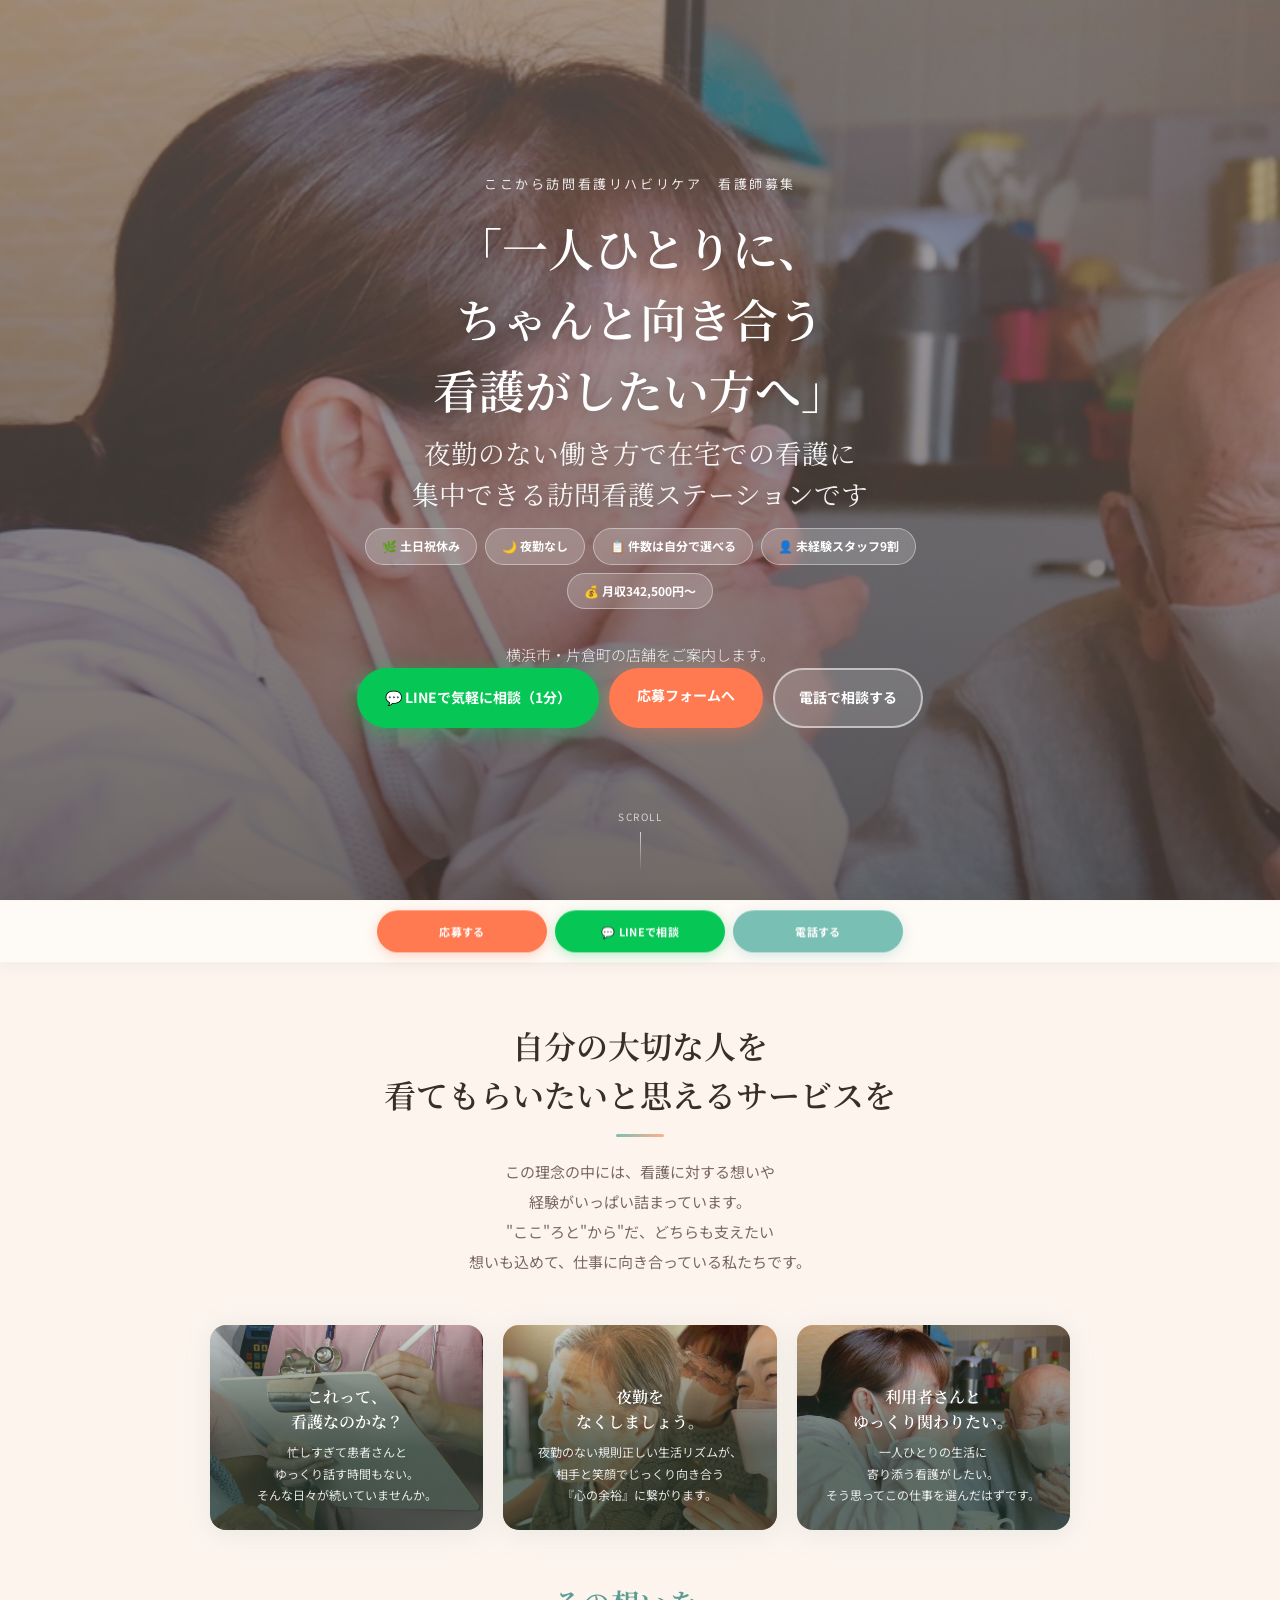
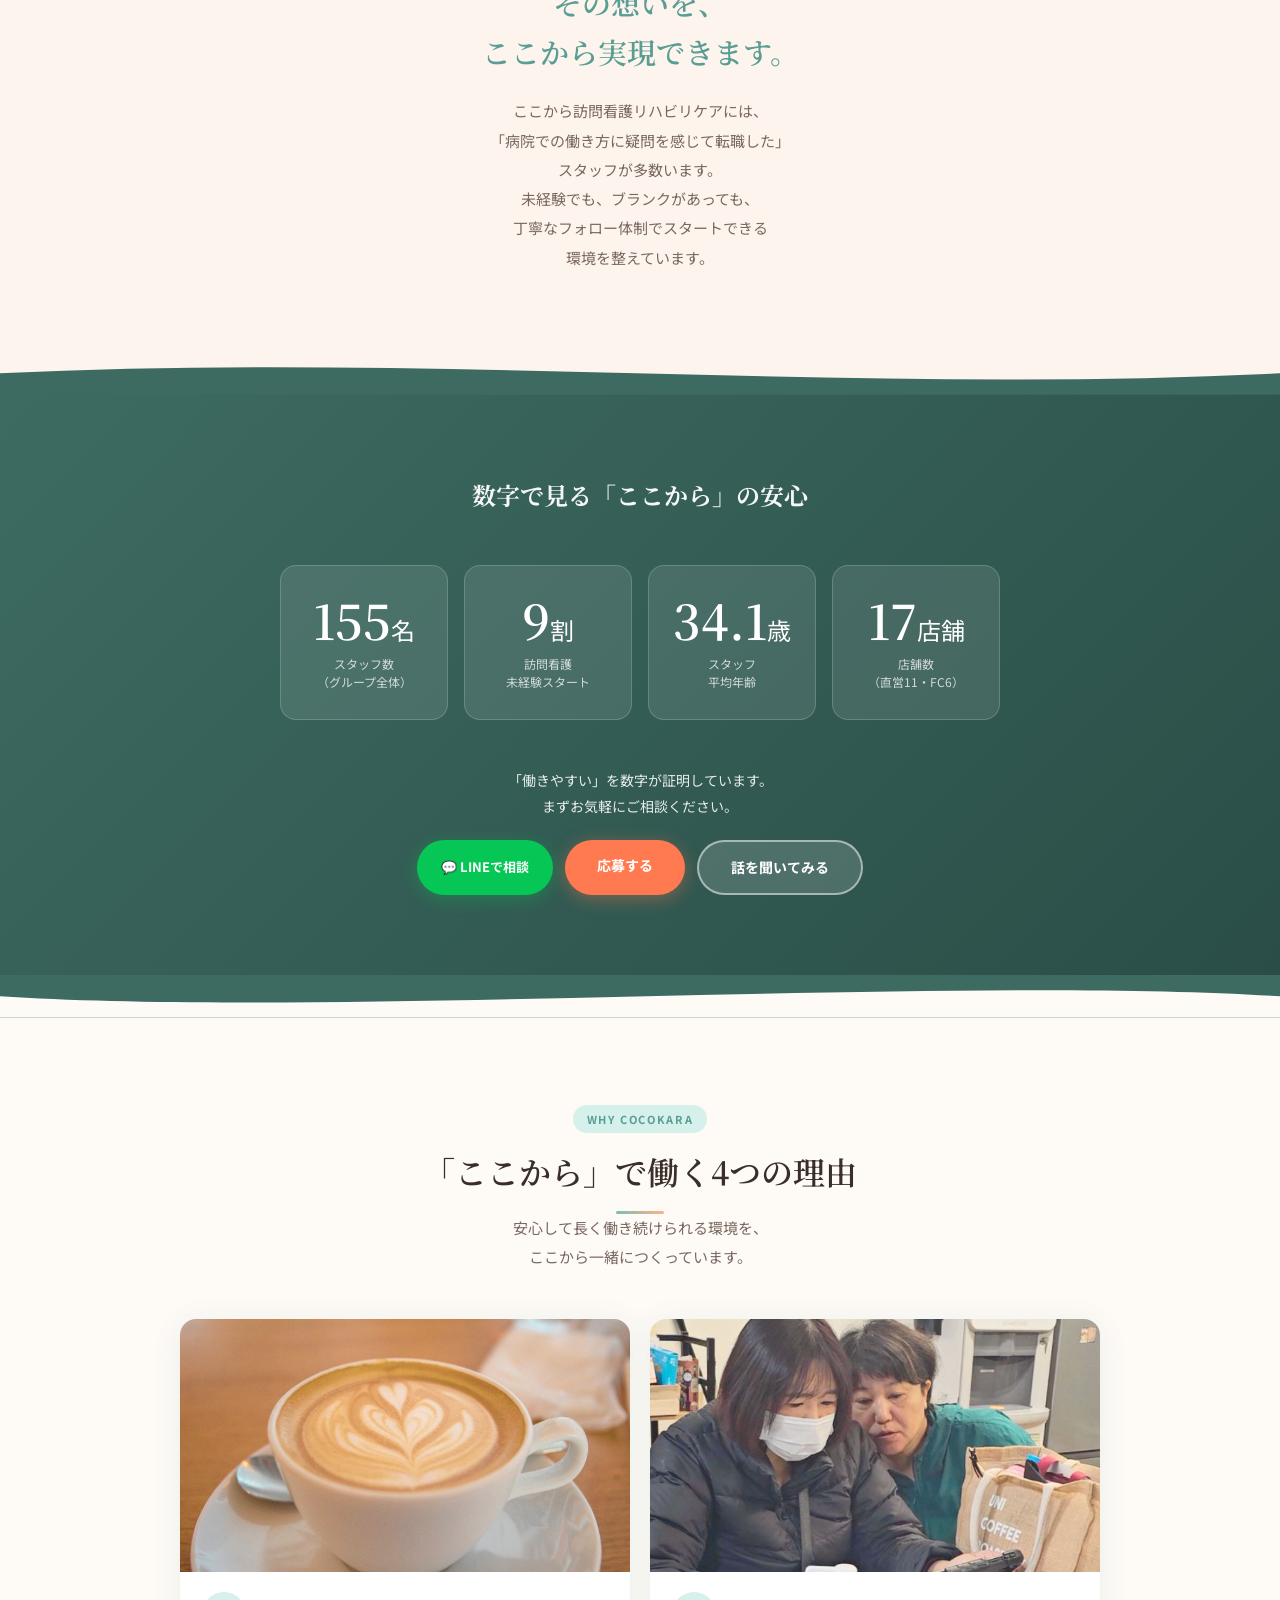
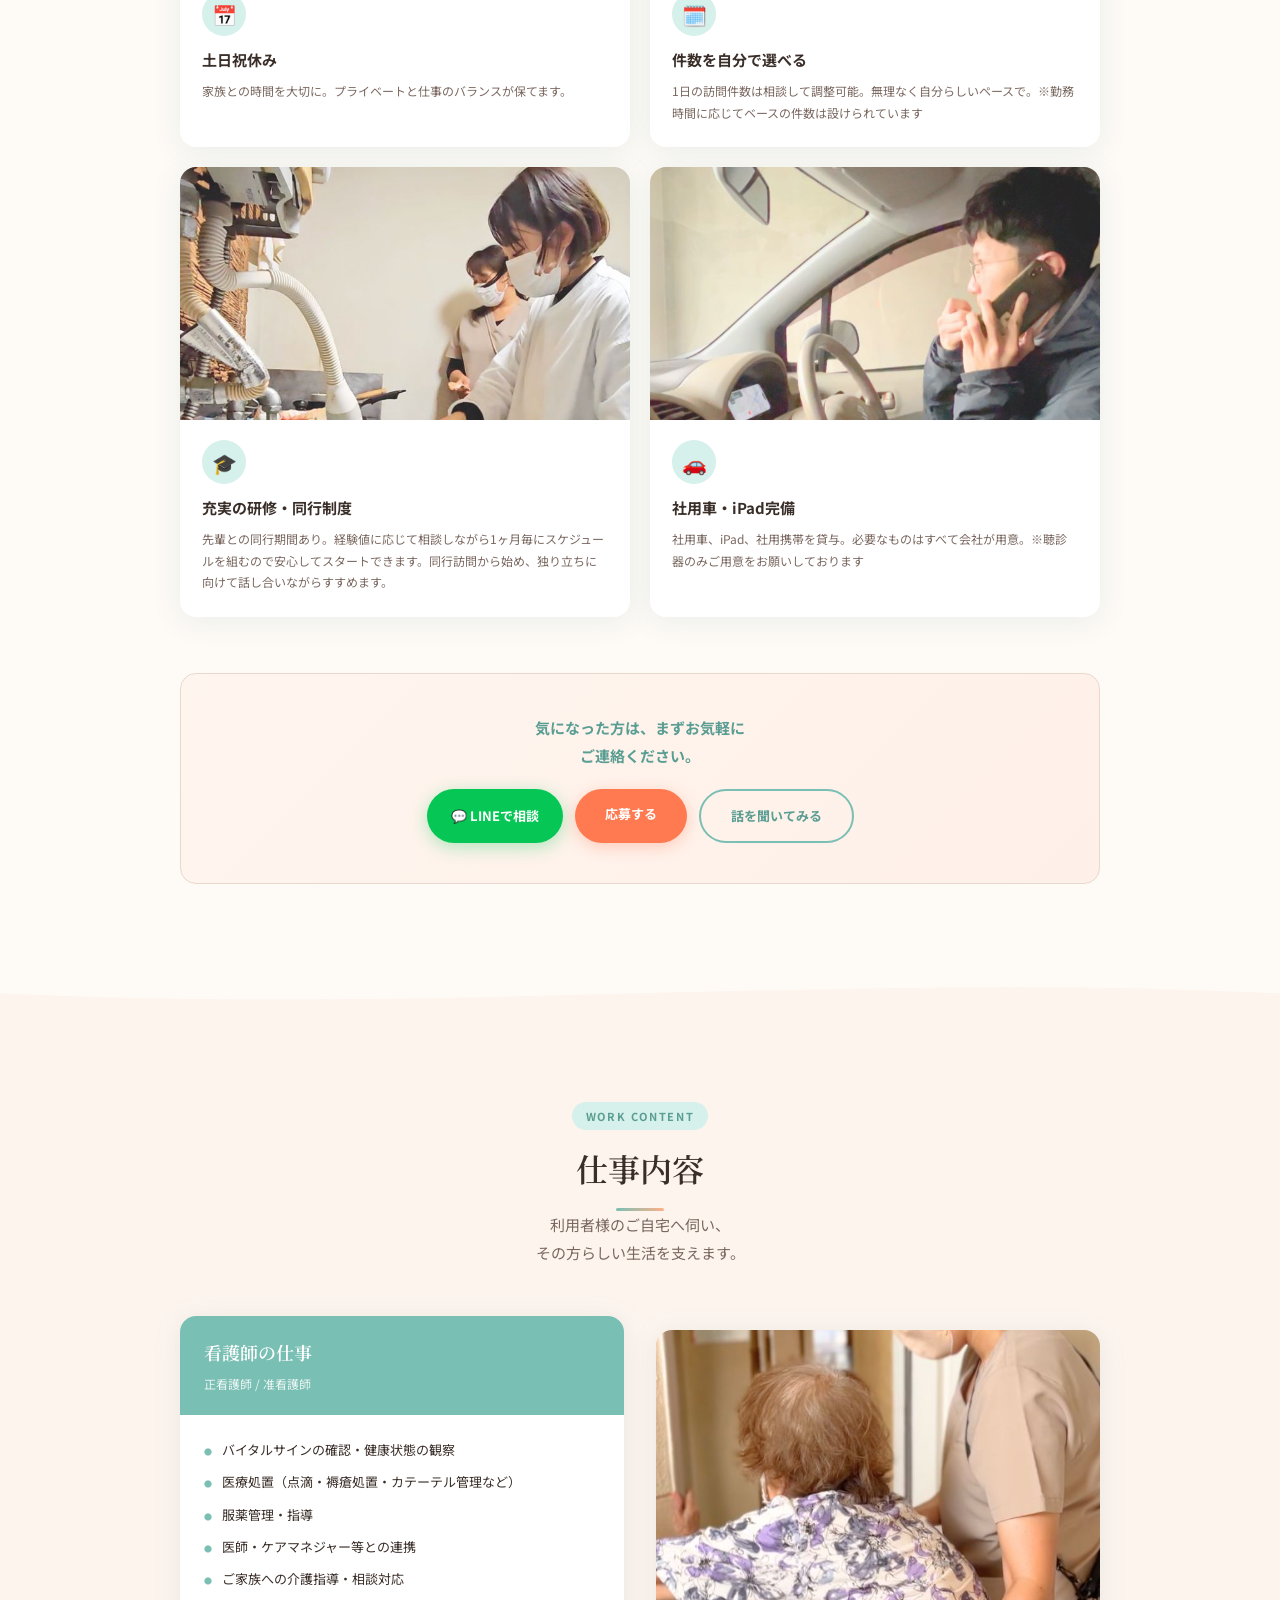
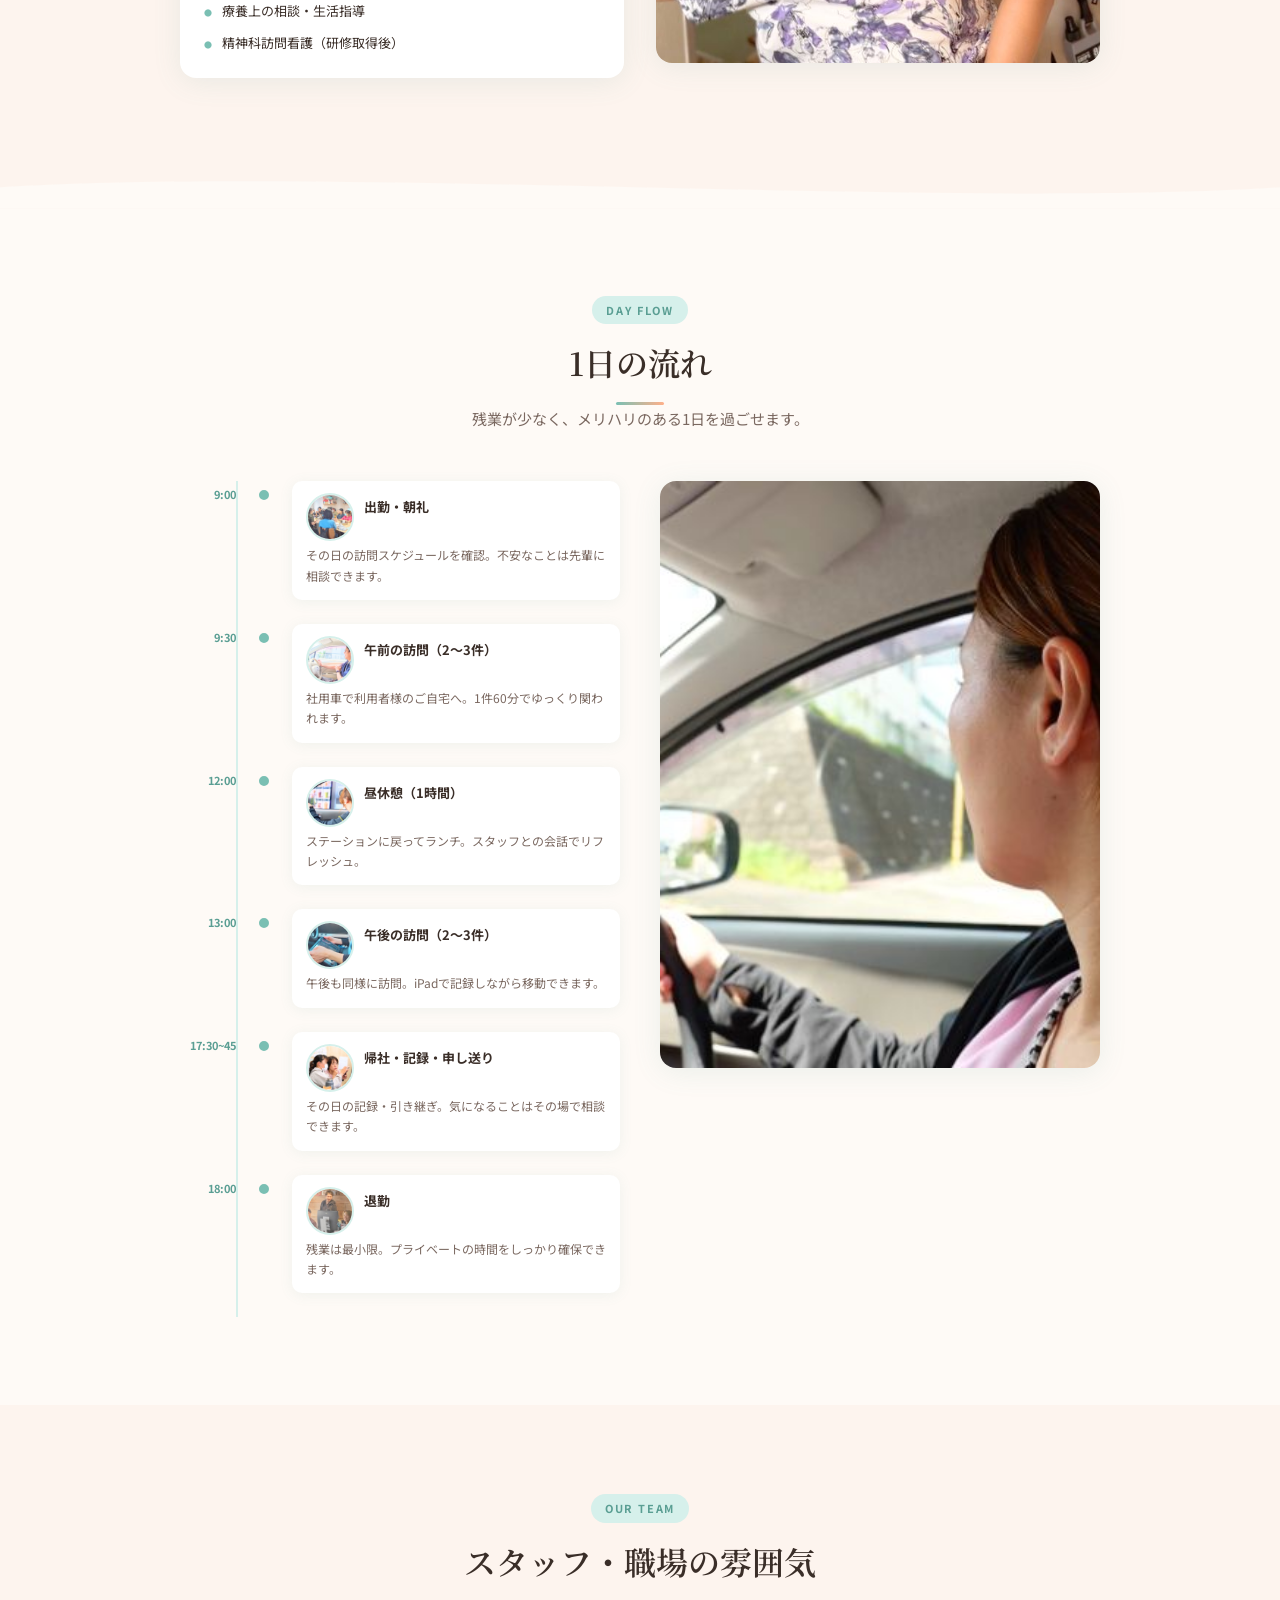
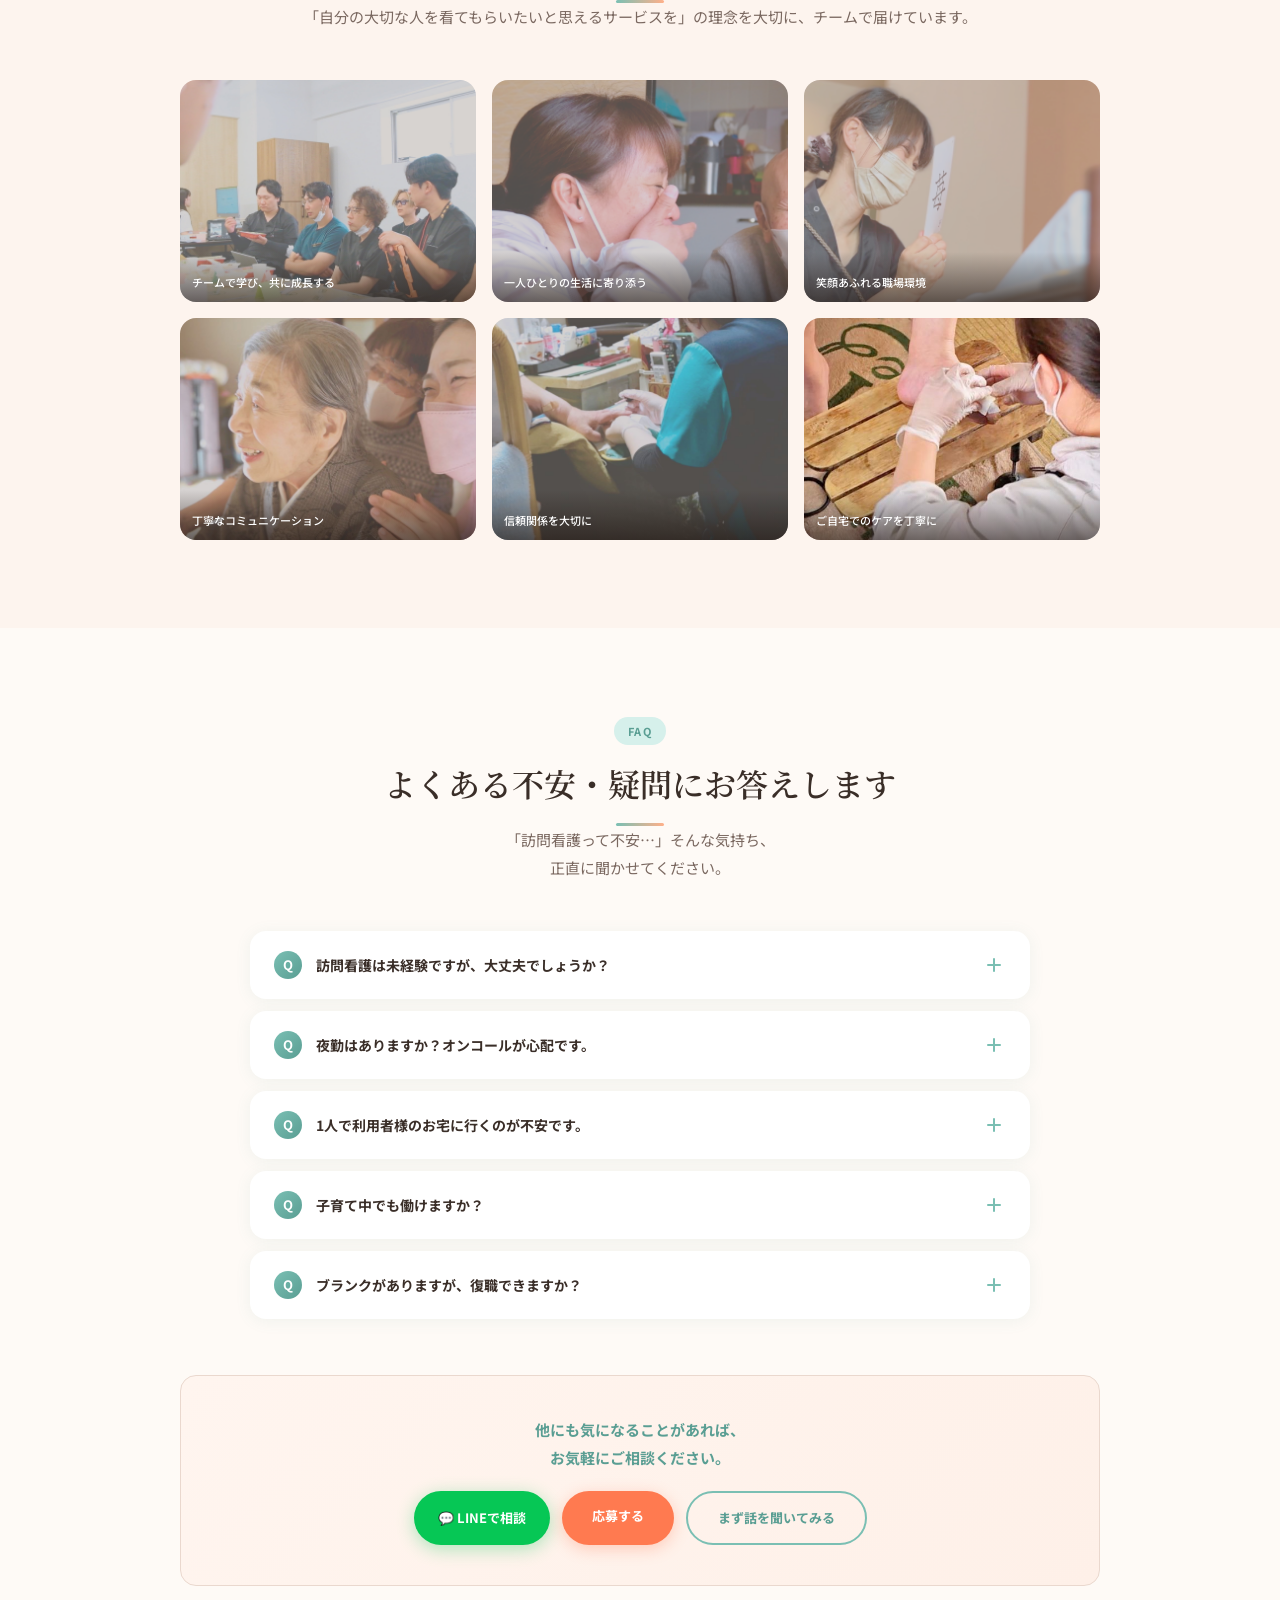
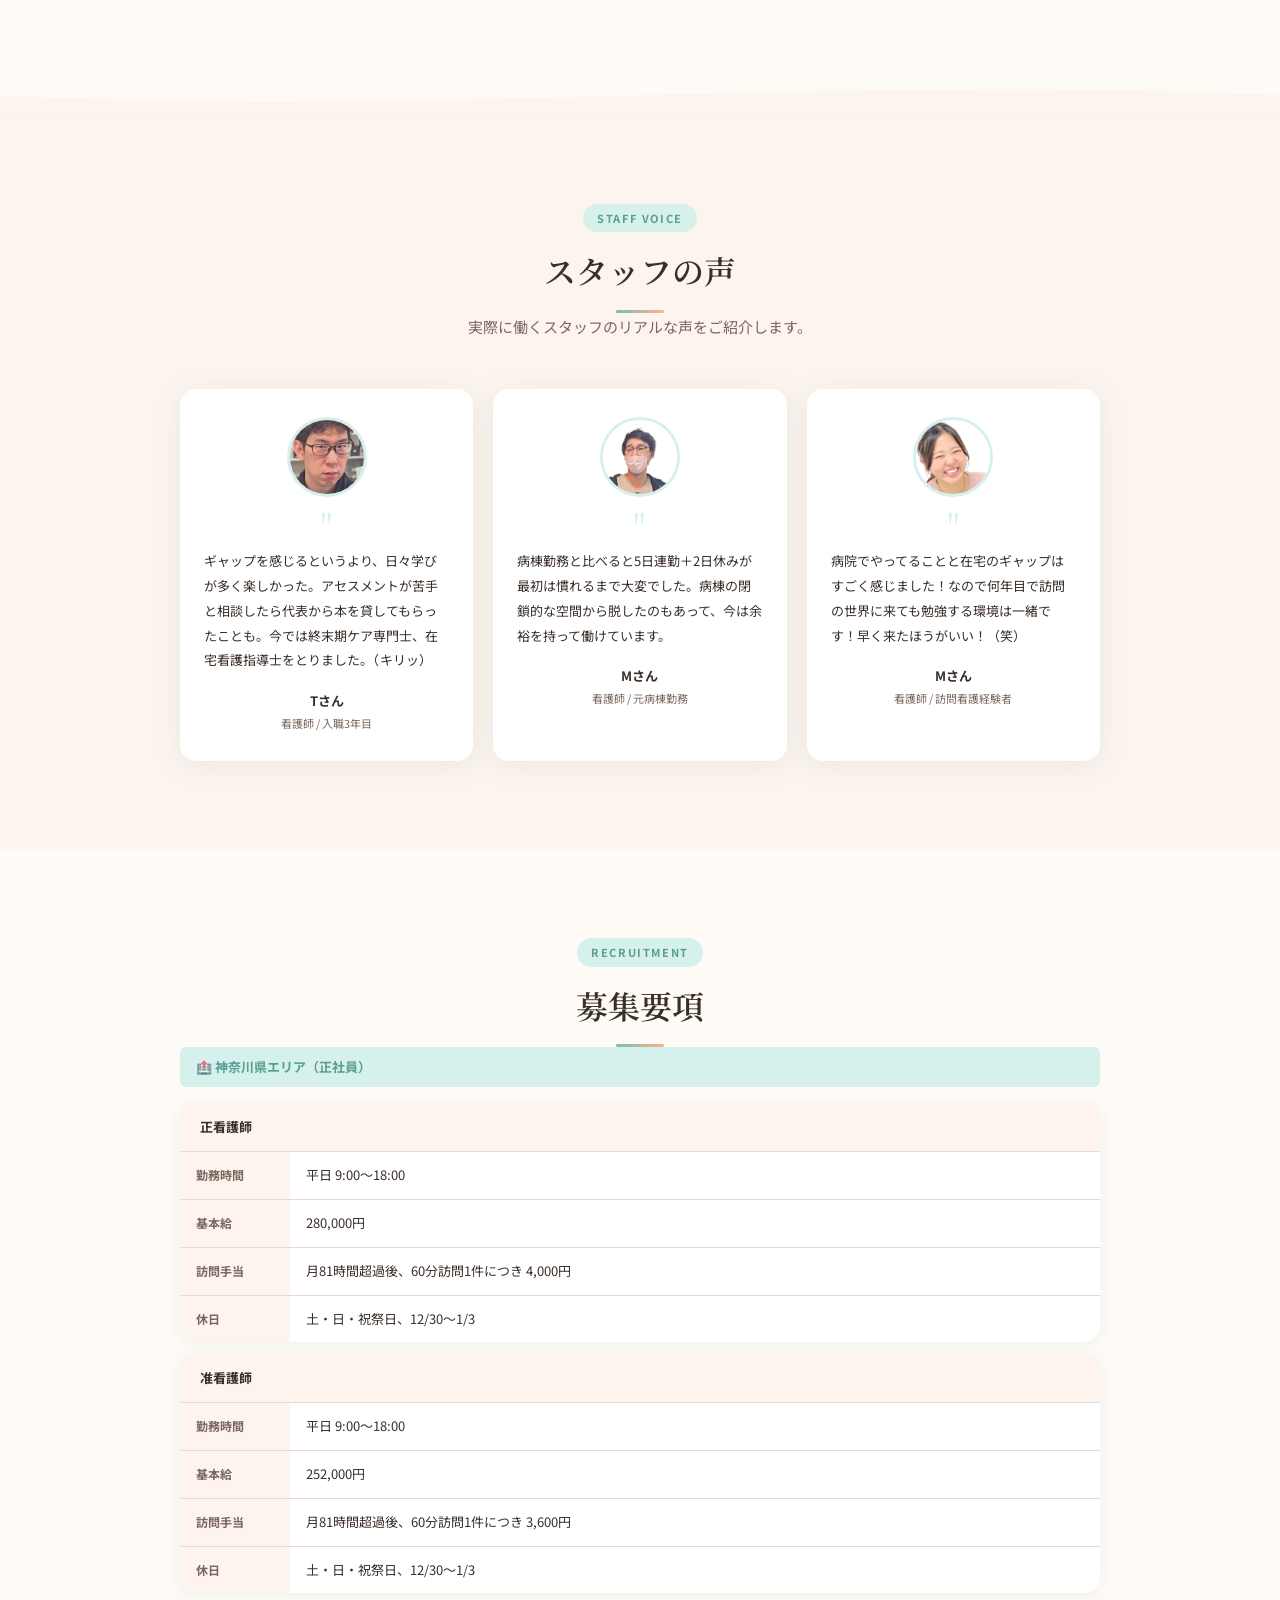
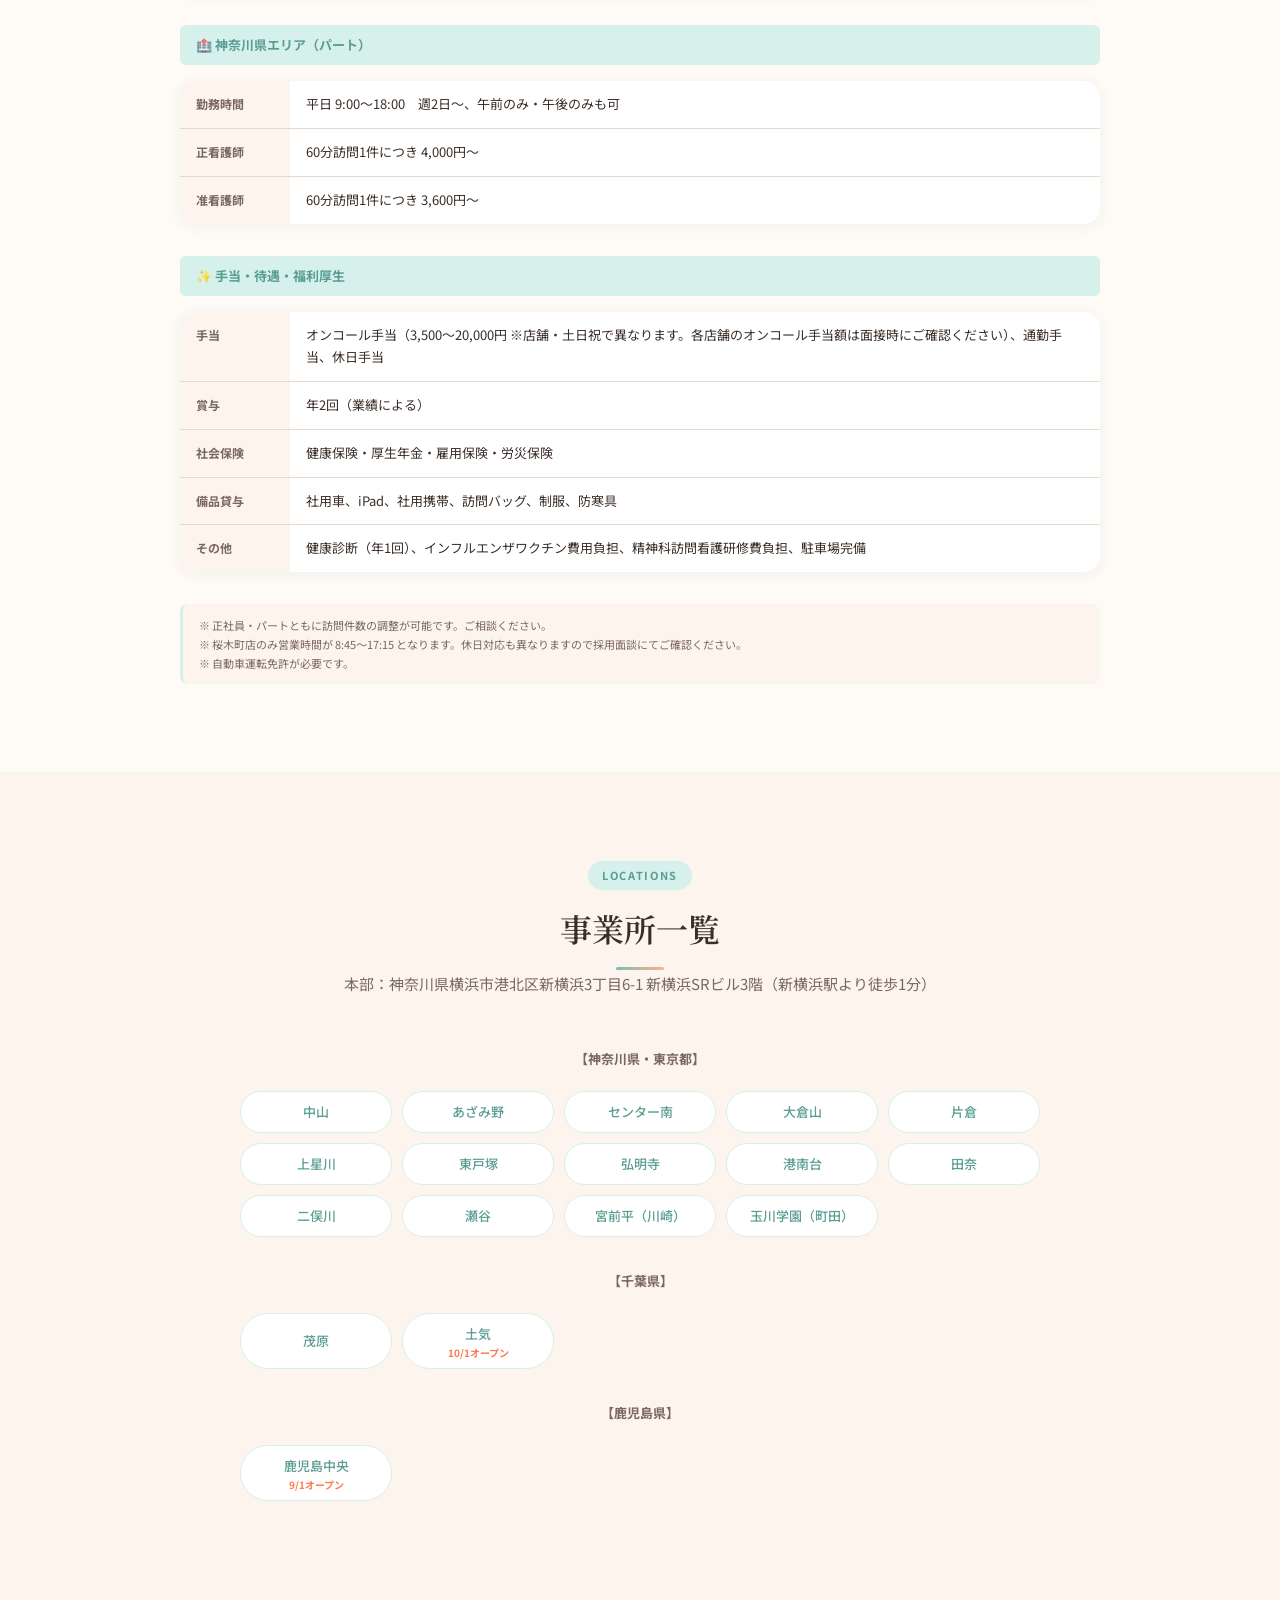
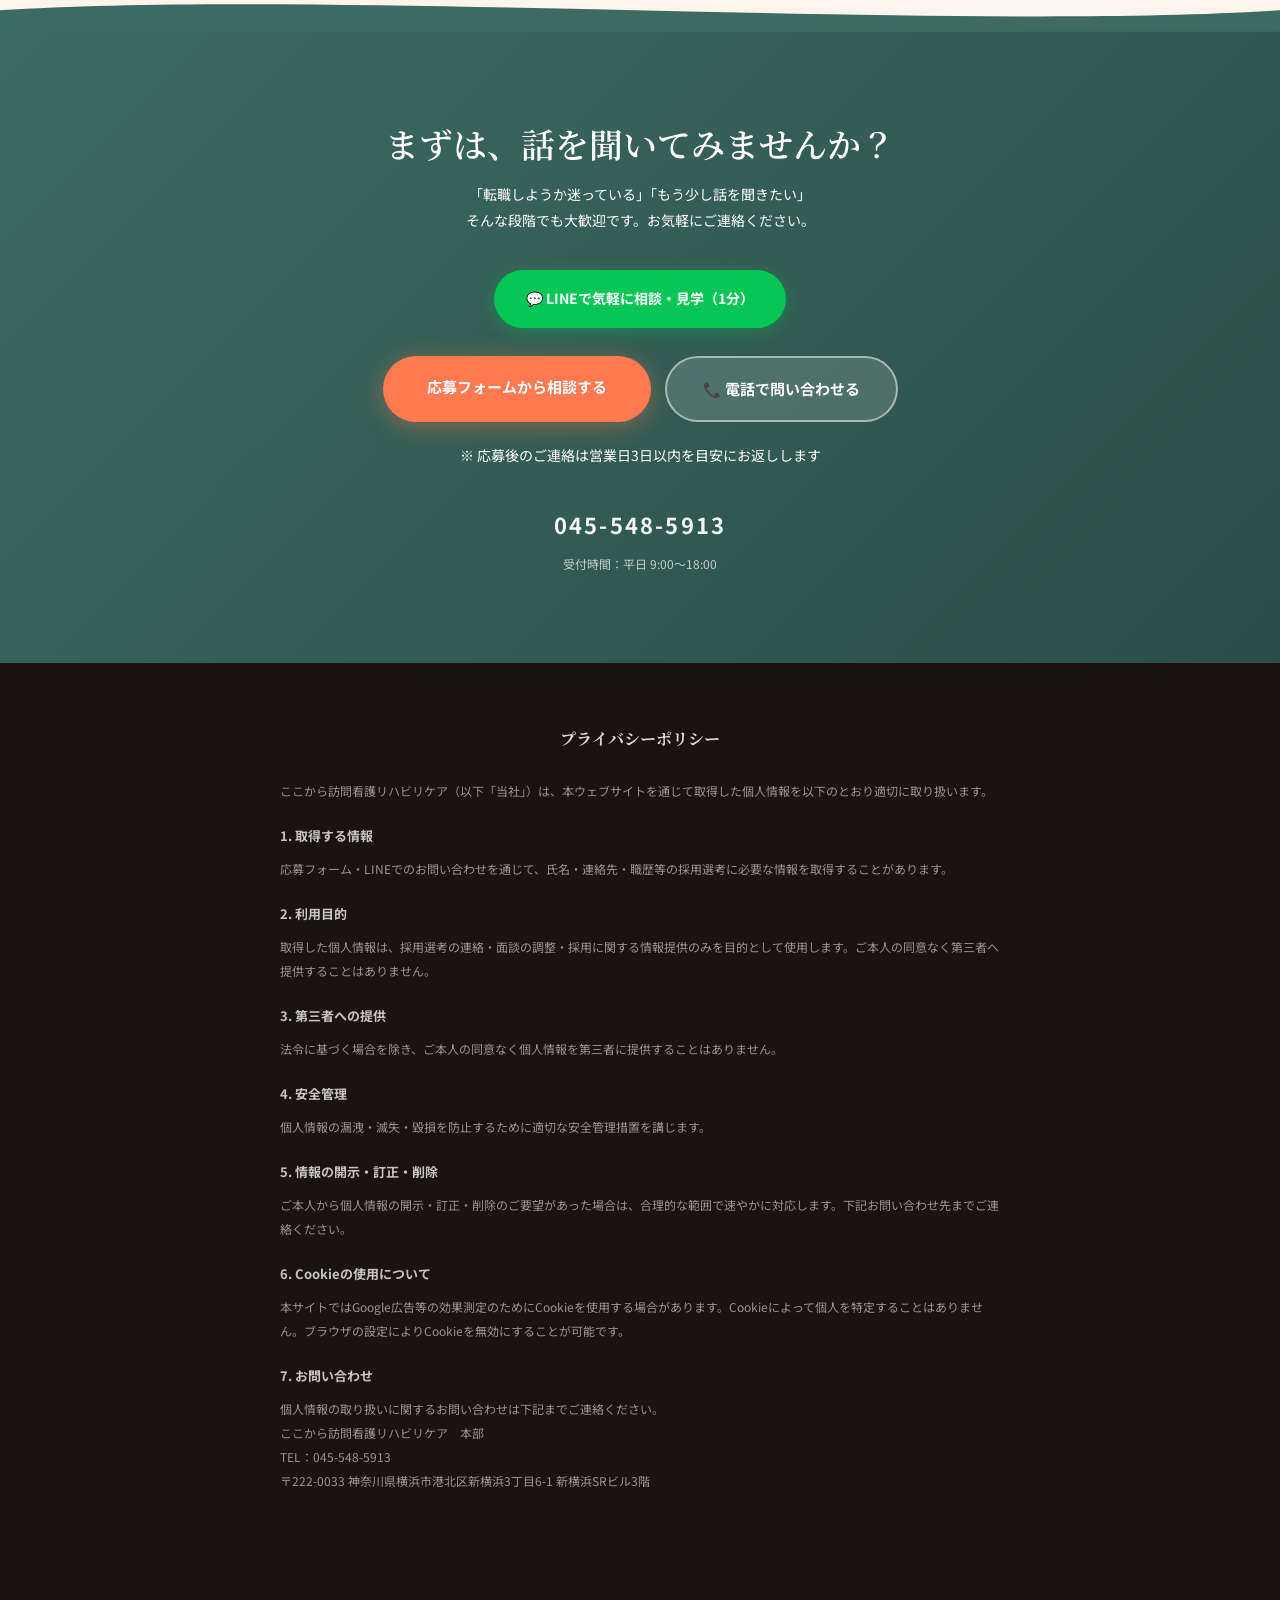
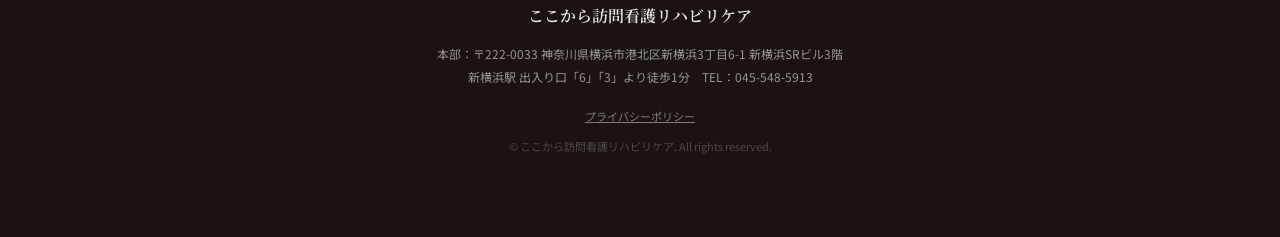
<file: index.html>
<!DOCTYPE html>
<html lang="ja">
<head>
  <meta charset="UTF-8">
  <meta name="viewport" content="width=device-width, initial-scale=1.0">
  <title>看護師募集 | ここから訪問看護リハビリケア</title>
  <meta name="description" content="ここから訪問看護リハビリケアでは看護師（正・准）を募集中。土日祝休み・夜勤なし・件数調整OK。未経験スタッフ9割活躍中。横浜・川崎・町田エリア。">
  <meta property="og:type" content="website">
  <meta property="og:url" content="https://creative-sunburst-1cd79e.netlify.app">
  <meta property="og:title" content="看護師募集 | ここから訪問看護リハビリケア">
  <meta property="og:description" content="土日祝休み・夜勤なし・件数調整OK。未経験スタッフ9割活躍中。まずはお気軽にご相談ください。">
  <meta property="og:image" content="https://creative-sunburst-1cd79e.netlify.app/images/hero1-pc.jpg">
  <meta property="og:site_name" content="ここから訪問看護リハビリケア">
  <meta name="twitter:card" content="summary_large_image">
  <!-- Google tag (gtag.js) -->
  <script async src="https://www.googletagmanager.com/gtag/js?id=AW-17406752979"></script>
  <script>
    window.dataLayer = window.dataLayer || [];
    function gtag(){dataLayer.push(arguments);}
    gtag('js', new Date());
    gtag('config', 'AW-17406752979');
  </script>
  <link rel="preconnect" href="https://fonts.googleapis.com">
  <link rel="preconnect" href="https://fonts.gstatic.com" crossorigin>
  <link href="https://fonts.googleapis.com/css2?family=Noto+Sans+JP:wght@300;400;500;700&family=Noto+Serif+JP:wght@400;600&display=swap" rel="stylesheet">
  <style>
    :root {
      --bg:           #FEFAF6;
      --bg-alt:       #FDF4EE;
      --primary:      #7ABFB3;
      --primary-light:#D6F0EB;
      --primary-dark: #5A9E93;
      --accent:       #FF7A50;
      --accent-hover: #E86030;
      --accent-soft:  #FFB08A;
      --text:         #3A2E28;
      --text-light:   #7A6860;
      --border:       #EAD8CE;
      --white:        #FFFFFF;
      --shadow:       0 4px 28px rgba(90,158,147,0.12);
      --shadow-warm:  0 4px 24px rgba(255,122,80,0.14);
      --radius:       16px;
      --radius-sm:    10px;
    }

    *, *::before, *::after { box-sizing: border-box; margin: 0; padding: 0; }
    html { scroll-behavior: smooth; }
    body {
      font-family: 'Noto Sans JP', sans-serif;
      font-weight: 400;
      color: var(--text);
      background: var(--bg);
      line-height: 1.85;
      font-size: 15px;
      overflow-x: hidden;
    }
    img { max-width: 100%; height: auto; display: block; }

    /* ── Sticky CTA ── */
    .sticky-cta {
      position: fixed;
      bottom: 0; left: 0; right: 0;
      z-index: 999;
      background: rgba(254,250,246,0.97);
      backdrop-filter: blur(10px);
      padding: 10px 12px;
      display: flex;
      gap: 8px;
      justify-content: center;
      box-shadow: 0 -2px 20px rgba(58,46,40,0.10);
      transform: translateY(100%);
      transition: transform 0.4s ease;
    }
    .sticky-cta.visible { transform: translateY(0); }
    .sticky-cta a {
      flex: 1;
      max-width: 170px;
      text-align: center;
      padding: 11px 6px;
      border-radius: 50px;
      font-size: 11px;
      font-weight: 700;
      text-decoration: none;
      letter-spacing: 0.03em;
      transition: opacity 0.2s;
    }
    .sticky-cta a:hover { opacity: 0.85; }
    .sticky-cta .btn-apply    { background: var(--accent); color: #fff; box-shadow: 0 3px 12px rgba(255,122,80,0.30); }
    .sticky-cta .btn-line-sticky { background: #06C755; color: #fff; box-shadow: 0 3px 12px rgba(6,199,85,0.28); }
    .sticky-cta .btn-consult  { background: var(--primary); color: #fff; box-shadow: 0 3px 12px rgba(122,191,179,0.30); }

    /* ── Section ── */
    .section { padding: 88px 20px; }
    .section-alt { background: var(--bg-alt); }
    .container { max-width: 920px; margin: 0 auto; }

    .section-label {
      display: inline-block;
      font-size: 11px;
      font-weight: 700;
      letter-spacing: 0.15em;
      text-transform: uppercase;
      color: var(--primary-dark);
      background: var(--primary-light);
      padding: 4px 14px;
      border-radius: 50px;
      margin-bottom: 14px;
    }
    .section-title {
      font-family: 'Noto Serif JP', serif;
      font-size: clamp(22px, 5vw, 32px);
      font-weight: 600;
      line-height: 1.55;
      color: var(--text);
      margin-bottom: 10px;
    }
    .section-lead {
      font-size: 15px;
      color: var(--text-light);
      line-height: 1.9;
      margin-bottom: 48px;
    }
    .text-center { text-align: center; }
    .divider {
      width: 48px; height: 3px;
      background: linear-gradient(90deg, var(--primary), var(--accent-soft));
      margin: 14px auto 0;
      border-radius: 2px;
    }

    /* ── Wave Dividers ── */
    .wave { line-height: 0; overflow: hidden; margin-bottom: -2px; }
    .wave svg { display: block; width: 100%; }

    /* ── Buttons ── */
    .btn-line {
      background: #06C755;
      color: #fff;
      display: inline-flex;
      align-items: center;
      justify-content: center;
      gap: 8px;
      padding: 16px 32px;
      border-radius: 50px;
      font-size: 14px;
      font-weight: 700;
      text-decoration: none;
      box-shadow: 0 4px 18px rgba(6,199,85,0.32);
      transition: all 0.25s;
    }
    .btn-line:hover { background: #05b04c; transform: translateY(-2px); }

    /* Inline CTA block */
    .inline-cta {
      background: linear-gradient(135deg, #FFF5EF 0%, #FEF0E8 100%);
      border: 1px solid var(--border);
      border-radius: var(--radius);
      padding: 40px 24px;
      text-align: center;
      margin-top: 56px;
    }
    .inline-cta p { font-size: 15px; color: var(--primary-dark); font-weight: 700; margin-bottom: 20px; }
    .inline-cta-btns { display: flex; flex-wrap: wrap; gap: 12px; justify-content: center; }
    .inline-cta-btns a {
      padding: 13px 30px;
      border-radius: 50px;
      font-size: 13px;
      font-weight: 700;
      text-decoration: none;
      transition: all 0.25s;
    }
    .btn-ic-main {
      background: var(--accent);
      color: #fff;
      box-shadow: 0 4px 16px rgba(255,122,80,0.32);
    }
    .btn-ic-main:hover { background: var(--accent-hover); transform: translateY(-2px); }
    .btn-ic-sub {
      background: transparent;
      color: var(--primary-dark);
      border: 2px solid var(--primary);
    }
    .btn-ic-sub:hover { background: var(--primary); color: #fff; }

    /* ── HERO ── */
    .hero {
      position: relative;
      height: 100svh;
      min-height: 600px;
      max-height: 920px;
      overflow: hidden;
      display: flex;
      align-items: center;
      justify-content: center;
    }
    .hero-slides { position: absolute; inset: 0; }
    .hero-slide { position: absolute; inset: 0; opacity: 0; transition: opacity 1.2s ease; }
    .hero-slide.active { opacity: 1; }
    .hero-slide picture { position: absolute; inset: 0; width: 100%; height: 100%; }
    .hero-slide picture img { width: 100%; height: 100%; object-fit: cover; object-position: center; }
    .hero-slide::after {
      content: '';
      position: absolute;
      inset: 0;
      background: linear-gradient(to bottom, rgba(30,20,15,0.20) 0%, rgba(30,20,15,0.55) 100%);
    }
    .hero-content {
      position: relative;
      z-index: 10;
      text-align: center;
      color: #fff;
      padding: 0 24px;
      max-width: 740px;
    }
    .hero-tagline {
      font-size: clamp(11px, 2.5vw, 13px);
      letter-spacing: 0.2em;
      opacity: 0.88;
      margin-bottom: 16px;
    }
    .hero-title {
      font-family: 'Noto Serif JP', serif;
      font-size: clamp(24px, 5.5vw, 46px);
      font-weight: 600;
      line-height: 1.55;
      margin-bottom: 14px;
      text-shadow: 0 2px 16px rgba(0,0,0,0.30);
    }
    .hero-title-sub {
      font-size: 0.58em;
      font-weight: 400;
      display: block;
      text-align: center;
      opacity: 0.93;
      margin-top: 6px;
    }
    .hero-sub {
      font-size: clamp(13px, 2.5vw, 15px);
      opacity: 0.9;
      margin-bottom: 28px;
      font-weight: 300;
    }
    .hero-badges {
      display: flex;
      flex-wrap: wrap;
      justify-content: center;
      gap: 8px;
      margin-bottom: 32px;
    }
    .hero-badge {
      background: rgba(255,255,255,0.18);
      backdrop-filter: blur(6px);
      border: 1px solid rgba(255,255,255,0.40);
      color: #fff;
      padding: 6px 16px;
      border-radius: 50px;
      font-size: 12px;
      font-weight: 700;
    }
    .hero-btns { display: flex; flex-wrap: wrap; gap: 10px; justify-content: center; }
    .btn-hero-line {
      background: #06C755;
      color: #fff;
      padding: 15px 28px;
      border-radius: 50px;
      font-size: 14px;
      font-weight: 700;
      text-decoration: none;
      box-shadow: 0 4px 20px rgba(6,199,85,0.40);
      transition: all 0.25s;
      display: inline-flex;
      align-items: center;
      gap: 6px;
    }
    .btn-hero-line:hover { transform: translateY(-2px); }
    .btn-hero-main {
      background: var(--accent);
      color: #fff;
      padding: 15px 28px;
      border-radius: 50px;
      font-size: 14px;
      font-weight: 700;
      text-decoration: none;
      box-shadow: 0 4px 20px rgba(255,122,80,0.40);
      transition: all 0.25s;
    }
    .btn-hero-main:hover { transform: translateY(-2px); }
    .btn-hero-sub {
      background: rgba(255,255,255,0.15);
      backdrop-filter: blur(4px);
      color: #fff;
      padding: 15px 24px;
      border-radius: 50px;
      font-size: 14px;
      font-weight: 700;
      text-decoration: none;
      border: 2px solid rgba(255,255,255,0.55);
      transition: all 0.25s;
    }
    .btn-hero-sub:hover { background: rgba(255,255,255,0.28); }
    .hero-scroll {
      position: absolute;
      bottom: 28px; left: 50%;
      transform: translateX(-50%);
      z-index: 10;
      display: flex;
      flex-direction: column;
      align-items: center;
      gap: 6px;
      color: rgba(255,255,255,0.7);
      font-size: 10px;
      letter-spacing: 0.15em;
      animation: bounce 2s infinite;
    }
    .hero-scroll::after { content: ''; width: 1px; height: 40px; background: linear-gradient(to bottom, rgba(255,255,255,0.7), transparent); }
    @keyframes bounce {
      0%, 100% { transform: translateX(-50%) translateY(0); }
      50%       { transform: translateX(-50%) translateY(6px); }
    }

    /* ── HOOK ── */
    .hook-section { background: var(--bg-alt); padding: 80px 20px; }
    .hook-intro { text-align: center; margin-bottom: 48px; }
    .hook-cards {
      display: grid;
      grid-template-columns: repeat(auto-fit, minmax(240px, 1fr));
      gap: 20px;
      max-width: 860px;
      margin: 0 auto 48px;
    }
    .hook-card {
      position: relative;
      border-radius: var(--radius);
      overflow: hidden;
      box-shadow: var(--shadow);
      text-align: center;
      aspect-ratio: 4/3;
      display: flex;
      align-items: flex-end;
    }
    .hook-card-bg {
      position: absolute;
      inset: 0;
      width: 100%;
      height: 100%;
      object-fit: cover;
      object-position: center;
    }
    .hook-card-overlay {
      position: absolute;
      inset: 0;
      background: linear-gradient(to top, rgba(30,50,40,0.72) 40%, rgba(30,50,40,0.18) 100%);
    }
    .hook-card-body {
      position: relative;
      z-index: 1;
      padding: 20px 20px 24px;
      width: 100%;
    }
    .hook-card .icon { font-size: 28px; margin-bottom: 8px; }
    .hook-card h3 {
      font-family: 'Noto Serif JP', serif;
      font-size: 16px;
      font-weight: 600;
      line-height: 1.6;
      margin-bottom: 6px;
      color: #fff;
    }
    .hook-card p { font-size: 12px; color: rgba(255,255,255,0.88); line-height: 1.8; }
    .hook-card p .nb { display: inline-block; } /* 言葉の途中で改行しないためのまとまり */
    .hook-answer { text-align: center; max-width: 680px; margin: 0 auto; }
    .hook-answer .big-text {
      font-family: 'Noto Serif JP', serif;
      font-size: clamp(20px, 5vw, 29px);
      font-weight: 600;
      color: var(--primary-dark);
      line-height: 1.7;
      margin-bottom: 20px;
    }
    .hook-answer p { font-size: 15px; color: var(--text-light); line-height: 1.95; }

    /* ── NUMBERS ── */
    .numbers-section {
      background: linear-gradient(135deg, #3D6B62 0%, #2A4E47 100%);
      padding: 80px 20px;
      color: #fff;
    }
    .numbers-title {
      text-align: center;
      font-family: 'Noto Serif JP', serif;
      font-size: clamp(18px, 4vw, 24px);
      color: rgba(255,255,255,0.95);
      margin-bottom: 48px;
    }
    .numbers-grid {
      display: grid;
      grid-template-columns: repeat(2, 1fr);
      gap: 16px;
      max-width: 720px;
      margin: 0 auto 48px;
    }
    @media (min-width: 560px) { .numbers-grid { grid-template-columns: repeat(4, 1fr); } }
    .number-item {
      text-align: center;
      padding: 28px 16px;
      background: rgba(255,255,255,0.10);
      border-radius: var(--radius);
      border: 1px solid rgba(255,255,255,0.18);
    }
    .number-item .num {
      font-family: 'Noto Serif JP', serif;
      font-size: clamp(32px, 7vw, 48px);
      font-weight: 600;
      line-height: 1.1;
    }
    .number-item .num span { font-size: 0.50em; font-weight: 400; font-family: 'Noto Sans JP', sans-serif; }
    .number-item .num-label { font-size: 12px; color: rgba(255,255,255,0.75); margin-top: 8px; line-height: 1.5; }
    .numbers-cta { text-align: center; }
    .numbers-cta p { font-size: 14px; color: rgba(255,255,255,0.88); margin-bottom: 20px; }
    .numbers-cta-btns { display: flex; flex-wrap: wrap; gap: 12px; justify-content: center; }
    .numbers-cta-btns a {
      padding: 13px 32px;
      border-radius: 50px;
      font-size: 14px;
      font-weight: 700;
      text-decoration: none;
      transition: all 0.25s;
    }
    .btn-nc-main {
      background: var(--accent);
      color: #fff;
      box-shadow: 0 4px 18px rgba(255,122,80,0.38);
    }
    .btn-nc-main:hover { transform: translateY(-2px); }
    .btn-nc-sub {
      background: rgba(255,255,255,0.15);
      color: #fff;
      border: 2px solid rgba(255,255,255,0.50);
    }
    .btn-nc-sub:hover { background: rgba(255,255,255,0.28); }

    /* ── FEATURES（写真入りカード） ── */
    .features-grid {
      display: grid;
      grid-template-columns: repeat(2, 1fr);
      gap: 20px;
    }
    @media (max-width: 480px) { .features-grid { grid-template-columns: 1fr; } }
    .feature-card {
      background: var(--white);
      border-radius: var(--radius);
      overflow: hidden;
      box-shadow: var(--shadow);
      transition: transform 0.25s, box-shadow 0.25s;
    }
    .feature-card:hover { transform: translateY(-5px); box-shadow: 0 10px 36px rgba(90,158,147,0.18); }
    .feature-card-photo {
      width: 100%;
      aspect-ratio: 16/9;
      object-fit: cover;
      object-position: center top;
      display: block;
    }
    .feature-card-inner { padding: 20px 22px 24px; }
    .feature-icon {
      width: 44px; height: 44px;
      background: var(--primary-light);
      border-radius: 50%;
      display: flex;
      align-items: center;
      justify-content: center;
      font-size: 20px;
      margin-bottom: 10px;
    }
    .feature-card h3 { font-size: 15px; font-weight: 700; margin-bottom: 6px; color: var(--text); }
    .feature-card p  { font-size: 12px; color: var(--text-light); line-height: 1.8; }

    /* ── WORK CONTENT ── */
    .work-split {
      display: grid;
      grid-template-columns: 1fr;
      gap: 32px;
      align-items: center;
    }
    @media (min-width: 700px) { .work-split { grid-template-columns: 1fr 1fr; } }
    .work-photo img {
      width: 100%;
      aspect-ratio: 4/3;
      object-fit: cover;
      object-position: center top;
      border-radius: var(--radius);
      box-shadow: var(--shadow);
    }
    @media (max-width: 699px) { .work-photo img { aspect-ratio: 16/9; } }
    .work-card {
      background: var(--white);
      border-radius: var(--radius);
      overflow: hidden;
      box-shadow: var(--shadow);
    }
    .work-card-header { background: var(--primary); color: #fff; padding: 20px 24px; }
    .work-card-header h3 { font-family: 'Noto Serif JP', serif; font-size: 18px; font-weight: 600; margin-bottom: 4px; }
    .work-card-header p  { font-size: 12px; opacity: 0.85; }
    .work-card-body { padding: 24px; }
    .work-card-body ul { list-style: none; display: flex; flex-direction: column; gap: 10px; }
    .work-card-body ul li {
      font-size: 13px;
      color: var(--text);
      display: flex;
      align-items: flex-start;
      gap: 10px;
      line-height: 1.7;
    }
    .work-card-body ul li::before { content: '●'; color: var(--primary); font-size: 8px; margin-top: 6px; flex-shrink: 0; }

    /* ── DAY FLOW（丸型写真付き） ── */
    .flow-split {
      display: grid;
      grid-template-columns: 1fr;
      gap: 40px;
      align-items: start;
    }
    @media (min-width: 700px) { .flow-split { grid-template-columns: 1fr 1fr; } }
    .flow-photo img {
      width: 100%;
      aspect-ratio: 3/4;
      object-fit: cover;
      object-position: center top;
      border-radius: var(--radius);
      box-shadow: var(--shadow);
    }
    @media (max-width: 699px) { .flow-photo img { aspect-ratio: 4/3; } }
    .flow-timeline { position: relative; }
    .flow-timeline::before {
      content: '';
      position: absolute;
      left: 56px; top: 0; bottom: 0;
      width: 2px;
      background: var(--primary-light);
    }
    @media (max-width: 480px) { .flow-timeline::before { left: 42px; } }
    .flow-item { display: flex; gap: 20px; margin-bottom: 24px; position: relative; }
    .flow-time {
      width: 56px;
      flex-shrink: 0;
      text-align: right;
      font-size: 11px;
      font-weight: 700;
      color: var(--primary-dark);
      padding-top: 6px;
      line-height: 1.3;
    }
    @media (max-width: 480px) { .flow-time { width: 42px; font-size: 10px; } }
    .flow-dot {
      width: 16px; height: 16px;
      border-radius: 50%;
      background: var(--primary);
      border: 3px solid var(--bg);
      flex-shrink: 0;
      margin-top: 6px;
      position: relative;
      z-index: 1;
    }
    .flow-content {
      flex: 1;
      background: var(--white);
      border-radius: var(--radius-sm);
      padding: 12px 14px 14px;
      box-shadow: 0 2px 14px rgba(90,158,147,0.09);
    }
    .flow-content-top {
      display: flex;
      align-items: flex-start;
      gap: 10px;
      margin-bottom: 4px;
    }
    .flow-step-photo {
      width: 48px;
      height: 48px;
      border-radius: 50%;
      object-fit: cover;
      object-position: center top;
      flex-shrink: 0;
      border: 2px solid var(--primary-light);
    }
    .flow-content h4 { font-size: 13px; font-weight: 700; color: var(--text); padding-top: 2px; }
    .flow-content p  { font-size: 12px; color: var(--text-light); line-height: 1.7; }

    /* ── GALLERY ── */
    .gallery-grid { display: grid; grid-template-columns: repeat(2, 1fr); gap: 12px; }
    @media (min-width: 640px) { .gallery-grid { grid-template-columns: repeat(3, 1fr); gap: 16px; } }
    .gallery-item { border-radius: var(--radius); overflow: hidden; aspect-ratio: 4/3; position: relative; }
    .gallery-item img { width: 100%; height: 100%; object-fit: cover; object-position: center top; transition: transform 0.4s ease; }
    .gallery-item:hover img { transform: scale(1.04); }
    .gallery-caption {
      position: absolute;
      bottom: 0; left: 0; right: 0;
      background: linear-gradient(to top, rgba(30,20,15,0.60) 0%, transparent 100%);
      color: #fff;
      font-size: 11px;
      padding: 20px 12px 10px;
      font-weight: 500;
    }

    /* ── FAQ ── */
    .faq-list { display: flex; flex-direction: column; gap: 12px; max-width: 780px; margin: 0 auto; }
    .faq-item {
      background: var(--white);
      border-radius: var(--radius);
      overflow: hidden;
      box-shadow: 0 2px 16px rgba(90,158,147,0.09);
    }
    .faq-q { display: flex; align-items: center; gap: 14px; padding: 20px 24px; cursor: pointer; user-select: none; }
    .faq-q-icon {
      width: 28px; height: 28px;
      border-radius: 50%;
      background: linear-gradient(135deg, var(--primary), var(--primary-dark));
      color: #fff;
      font-size: 13px;
      font-weight: 700;
      display: flex;
      align-items: center;
      justify-content: center;
      flex-shrink: 0;
    }
    .faq-q-text { flex: 1; font-size: 14px; font-weight: 700; line-height: 1.6; color: var(--text); }
    .faq-toggle { width: 24px; height: 24px; flex-shrink: 0; position: relative; }
    .faq-toggle::before, .faq-toggle::after { content: ''; position: absolute; background: var(--primary); border-radius: 2px; }
    .faq-toggle::before { width: 14px; height: 2px; top: 11px; left: 5px; }
    .faq-toggle::after  { width: 2px; height: 14px; top: 5px; left: 11px; transition: opacity 0.3s; }
    .faq-item.open .faq-toggle::after { opacity: 0; }
    .faq-a { max-height: 0; overflow: hidden; transition: max-height 0.4s ease; }
    .faq-item.open .faq-a { max-height: 400px; }
    .faq-a-inner { padding: 0 24px 20px 66px; font-size: 13px; color: var(--text-light); line-height: 1.9; }
    .faq-a-inner strong { color: var(--primary-dark); }

    /* ── VOICES（写真付きカード） ── */
    .voices-grid { display: grid; grid-template-columns: repeat(auto-fit, minmax(240px, 1fr)); gap: 20px; }
    .voice-card {
      background: var(--white);
      border-radius: var(--radius);
      padding: 28px 24px;
      box-shadow: var(--shadow);
      text-align: center;
      position: relative;
    }
    .voice-card-photo {
      width: 80px; height: 80px;
      border-radius: 50%;
      object-fit: cover;
      object-position: center top;
      border: 3px solid var(--primary-light);
      margin: 0 auto 14px;
      display: block;
    }
    .voice-quote {
      font-size: 32px;
      color: var(--primary-light);
      font-family: 'Noto Serif JP', serif;
      line-height: 1;
      margin-bottom: 6px;
    }
    .voice-text { font-size: 13px; color: var(--text); line-height: 1.9; margin-bottom: 16px; text-align: left; }
    .voice-author { display: flex; align-items: center; gap: 8px; justify-content: center; }
    .voice-name { font-size: 13px; font-weight: 700; color: var(--text); }
    .voice-role { font-size: 11px; color: var(--text-light); }

    /* ── REQUIREMENTS ── */
    .req-area { margin-bottom: 32px; }
    .req-area-title {
      background: var(--primary-light);
      color: var(--primary-dark);
      font-size: 13px;
      font-weight: 700;
      padding: 8px 16px;
      border-radius: 6px;
      margin-bottom: 16px;
    }
    .req-block { background: var(--white); border-radius: var(--radius); overflow: hidden; box-shadow: 0 2px 12px rgba(90,158,147,0.09); margin-bottom: 12px; }
    .req-block-header { background: var(--bg-alt); padding: 12px 20px; font-size: 13px; font-weight: 700; color: var(--text); border-bottom: 1px solid var(--border); }
    .req-table { width: 100%; border-collapse: collapse; }
    .req-table tr { border-bottom: 1px solid var(--border); }
    .req-table tr:last-child { border-bottom: none; }
    .req-table th { width: 110px; padding: 12px 16px; background: var(--bg-alt); font-size: 12px; font-weight: 700; color: var(--text-light); text-align: left; vertical-align: top; }
    .req-table td { padding: 12px 16px; font-size: 13px; color: var(--text); line-height: 1.75; }
    .req-note {
      font-size: 11px;
      color: var(--text-light);
      line-height: 1.7;
      margin-top: 16px;
      padding: 12px 16px;
      background: var(--bg-alt);
      border-radius: 8px;
      border-left: 3px solid var(--primary-light);
    }

    /* ── SHOPS ── */
    .shops-grid { display: grid; grid-template-columns: repeat(auto-fill, minmax(130px, 1fr)); gap: 10px; max-width: 800px; margin: 0 auto; }
    .shop-tag { background: var(--white); border-radius: 50px; padding: 8px 16px; text-align: center; font-size: 13px; color: var(--primary-dark); border: 1px solid var(--primary-light); font-weight: 500; display: flex; flex-direction: column; justify-content: center; align-items: center; }
    .shop-open { display: block; font-size: 10px; font-weight: 700; color: var(--accent); line-height: 1.4; } /* 新規オープン表示 */

    /* ── CTA SECTION ── */
    .cta-section { background: linear-gradient(135deg, #3D6B62 0%, #2A4E47 100%); padding: 88px 20px; text-align: center; color: #fff; }
    .cta-section h2 { font-family: 'Noto Serif JP', serif; font-size: clamp(22px, 5vw, 34px); font-weight: 600; margin-bottom: 12px; line-height: 1.5; }
    .cta-section p  { font-size: 14px; opacity: 0.87; margin-bottom: 36px; line-height: 1.9; }
    .cta-btns { display: flex; flex-wrap: wrap; gap: 14px; justify-content: center; margin-bottom: 36px; }
    .btn-cta-main {
      background: var(--accent);
      color: #fff;
      padding: 17px 44px;
      border-radius: 50px;
      font-size: 15px;
      font-weight: 700;
      text-decoration: none;
      box-shadow: 0 4px 24px rgba(255,122,80,0.40);
      transition: all 0.25s;
    }
    .btn-cta-main:hover { transform: translateY(-2px); box-shadow: 0 8px 32px rgba(255,122,80,0.50); }
    .btn-cta-tel {
      background: rgba(255,255,255,0.14);
      color: #fff;
      padding: 17px 36px;
      border-radius: 50px;
      font-size: 15px;
      font-weight: 700;
      text-decoration: none;
      border: 2px solid rgba(255,255,255,0.50);
      transition: all 0.25s;
    }
    .btn-cta-tel:hover { background: rgba(255,255,255,0.28); }
    .cta-note { font-size: 12px; opacity: 0.70; margin-top: -16px; margin-bottom: 32px; }
    .cta-tel-info { font-size: 22px; font-weight: 700; letter-spacing: 0.1em; color: rgba(255,255,255,0.95); margin-bottom: 8px; }
    .cta-tel-note { font-size: 12px; opacity: 0.70; }

    /* ── FOOTER ── */
    footer { background: #1A130F; color: rgba(255,255,255,0.55); padding: 48px 20px 80px; font-size: 12px; line-height: 1.9; text-align: center; }
    footer .footer-name { font-family: 'Noto Serif JP', serif; font-size: 16px; color: rgba(255,255,255,0.90); margin-bottom: 12px; font-weight: 600; }

    /* ── REVEAL ── */
    .reveal { opacity: 0; transform: translateY(22px); transition: opacity 0.6s ease, transform 0.6s ease; }
    .reveal.visible { opacity: 1; transform: translateY(0); }
    .reveal-delay-1 { transition-delay: 0.10s; }
    .reveal-delay-2 { transition-delay: 0.20s; }
    .reveal-delay-3 { transition-delay: 0.30s; }
    .reveal-delay-4 { transition-delay: 0.40s; }

    /* ── RESPONSIVE ── */
    @media (max-width: 600px) {
      .section { padding: 64px 16px; }
      .req-table th { width: 86px; font-size: 11px; padding: 10px 12px; }
      .req-table td { font-size: 12px; padding: 10px 12px; }
      .faq-a-inner { padding-left: 24px; }
      .cta-btns .btn-cta-main, .cta-btns .btn-cta-tel { padding: 14px 28px; font-size: 14px; }
    }
  </style>
</head>
<body>

<!-- Sticky CTA -->
<div class="sticky-cta" id="stickyCta">
  <a href="https://forms.gle/UXiUpBRirnQ5PRbq5" class="btn-apply" target="_blank" rel="noopener" onclick="gtag('event','conversion',{'send_to':'AW-17406752979/eGJzCPjR3ewbENPxl-xA'});">応募する</a>
  <a href="https://lin.ee/pGsiGmi" class="btn-line-sticky" target="_blank" rel="noopener" onclick="gtag('event','conversion',{'send_to':'AW-17406752979/Z00jCL_0yqgbENPxl-xA'});">💬 LINEで相談</a>
  <a href="tel:0455485913" class="btn-consult">電話する</a>
</div>

<!-- ═══ HERO ═══ -->
<section class="hero">
  <div class="hero-slides" id="heroSlides">
    <div class="hero-slide active">
      <picture>
        <source media="(max-width: 767px)" srcset="./images/hero1-sp.jpg">
        <img src="./images/hero1-pc.jpg" alt="">
      </picture>
    </div>
    <div class="hero-slide">
      <picture>
        <source media="(max-width: 767px)" srcset="./images/hero2-sp.jpg">
        <img src="./images/hero2-pc.jpg" alt="" loading="lazy">
      </picture>
    </div>
    <div class="hero-slide">
      <picture>
        <source media="(max-width: 767px)" srcset="./images/hero3-sp.jpg">
        <img src="./images/hero3-pc.jpg" alt="" loading="lazy">
      </picture>
    </div>
    <div class="hero-slide">
      <picture>
        <source media="(max-width: 767px)" srcset="./images/hero4-sp.jpg">
        <img src="./images/hero4-pc.jpg" alt="" loading="lazy">
      </picture>
    </div>
    <div class="hero-slide">
      <picture>
        <source media="(max-width: 767px)" srcset="./images/hero5-sp.jpg">
        <img src="./images/hero5-pc.jpg" alt="" loading="lazy">
      </picture>
    </div>
  </div>

  <div class="hero-content">
    <p class="hero-tagline">ここから訪問看護リハビリケア　看護師募集</p>
    <h1 class="hero-title">
      「一人ひとりに、<br>ちゃんと向き合う<br>看護がしたい方へ」
      <span class="hero-title-sub">夜勤のない働き方で在宅での看護に<br>集中できる訪問看護ステーションです</span>
    </h1>
    <div class="hero-badges">
      <span class="hero-badge">🌿 土日祝休み</span>
      <span class="hero-badge">🌙 夜勤なし</span>
      <span class="hero-badge">📋 件数は自分で選べる</span>
      <span class="hero-badge">👤 未経験スタッフ9割</span>
      <span class="hero-badge">💰 月収342,500円〜</span>
    </div> 
    <p class="hero-sub" style="margin:10px 0 0;">横浜市・片倉町の店舗をご案内します。
      <br></p>
    <div class="hero-btns">
      <a href="https://lin.ee/pGsiGmi" class="btn-hero-line" target="_blank" rel="noopener" onclick="gtag('event','conversion',{'send_to':'AW-17406752979/Z00jCL_0yqgbENPxl-xA'});">💬 LINEで気軽に相談（1分）</a>
      <a href="https://forms.gle/UXiUpBRirnQ5PRbq5" class="btn-hero-main" target="_blank" rel="noopener" onclick="gtag('event','conversion',{'send_to':'AW-17406752979/eGJzCPjR3ewbENPxl-xA'});">応募フォームへ</a>
      <a href="#cta" class="btn-hero-sub">電話で相談する</a>
    </div>
  </div>
  <div class="hero-scroll">SCROLL</div>
</section>

<!-- wave: hero → hook -->
<div class="wave" style="background:transparent;">
  <svg viewBox="0 0 1440 48" xmlns="http://www.w3.org/2000/svg" preserveAspectRatio="none">
    <path d="M0,24 C360,48 1080,0 1440,24 L1440,48 L0,48 Z" fill="#FDF4EE"/>
  </svg>
</div>

<!-- ═══ HOOK ═══ -->
<section class="hook-section">
  <div class="container">
    <div class="hook-intro reveal">
      <h2 class="section-title">自分の大切な人を<br>看てもらいたいと思えるサービスを</h2>
      <div class="divider"></div>
      <p style="margin-top:20px; font-size:15px; color:var(--text-light); line-height:2.0; text-align:center;">
        この理念の中には、看護に対する想いや<br>経験がいっぱい詰まっています。<br>
        "ここ"ろと"から"だ、どちらも支えたい<br>想いも込めて、仕事に向き合っている私たちです。
      </p>
    </div>
    <div class="hook-cards">
      <div class="hook-card reveal reveal-delay-1">
        <img src="./images/hook1.jpg" alt="" class="hook-card-bg">
        <div class="hook-card-overlay"></div>
        <div class="hook-card-body">
          <h3>これって、<br>看護なのかな？</h3>
          <p><span class="nb">忙しすぎて</span><span class="nb">患者さんと</span><span class="nb">ゆっくり話す時間もない。</span><br><span class="nb">そんな日々が</span><span class="nb">続いていませんか。</span></p>
        </div>
      </div>
      <div class="hook-card reveal reveal-delay-2">
        <img src="./images/hook2.jpg" alt="" class="hook-card-bg">
        <div class="hook-card-overlay"></div>
        <div class="hook-card-body">
          <h3>夜勤を<br>なくしましょう。</h3>
          <p><span class="nb">夜勤のない</span><span class="nb">規則正しい生活リズムが、</span><span class="nb">相手と笑顔で</span><span class="nb">じっくり向き合う</span><span class="nb">『心の余裕』に</span><span class="nb">繋がります。</span></p>
        </div>
      </div>
      <div class="hook-card reveal reveal-delay-3">
        <img src="./images/hook3.jpg" alt="" class="hook-card-bg">
        <div class="hook-card-overlay"></div>
        <div class="hook-card-body">
          <h3>利用者さんと<br>ゆっくり関わりたい。</h3>
          <p><span class="nb">一人ひとりの生活に</span><span class="nb">寄り添う看護がしたい。</span><br><span class="nb">そう思って</span><span class="nb">この仕事を</span><span class="nb">選んだはずです。</span></p>
        </div>
      </div>
    </div>
    <div class="hook-answer reveal">
      <p class="big-text">その想いを、<br>ここから実現できます。</p>
      <p style="text-align:center;">ここから訪問看護リハビリケアには、<br>「病院での働き方に疑問を感じて転職した」<br>スタッフが多数います。<br>未経験でも、ブランクがあっても、<br>丁寧なフォロー体制でスタートできる<br>環境を整えています。</p>
    </div>
  </div>
</section>

<!-- wave: hook → numbers（dark） -->
<div class="wave" style="background:var(--bg-alt);">
  <svg viewBox="0 0 1440 48" xmlns="http://www.w3.org/2000/svg" preserveAspectRatio="none">
    <path d="M0,24 C480,0 960,48 1440,24 L1440,48 L0,48 Z" fill="#3D6B62"/>
  </svg>
</div>

<!-- ═══ NUMBERS ═══ -->
<section class="numbers-section">
  <div class="container">
    <h2 class="numbers-title reveal">数字で見る「ここから」の安心</h2>
    <div class="numbers-grid">
      <div class="number-item reveal reveal-delay-1">
        <div class="num">155<span>名</span></div>
        <div class="num-label">スタッフ数<br>（グループ全体）</div>
      </div>
      <div class="number-item reveal reveal-delay-2">
        <div class="num">9<span>割</span></div>
        <div class="num-label">訪問看護<br>未経験スタート</div>
      </div>
      <div class="number-item reveal reveal-delay-3">
        <div class="num">34.1<span>歳</span></div>
        <div class="num-label">スタッフ<br>平均年齢</div>
      </div>
      <div class="number-item reveal reveal-delay-4">
        <div class="num">17<span>店舗</span></div>
        <div class="num-label">店舗数<br>（直営11・FC6）</div>
      </div>
    </div>
    <div class="numbers-cta reveal">
      <p>「働きやすい」を数字が証明しています。<br>まずお気軽にご相談ください。</p>
      <div class="numbers-cta-btns">
        <a href="https://lin.ee/pGsiGmi" class="btn-line" target="_blank" rel="noopener" style="font-size:13px; padding:12px 24px;" onclick="gtag('event','conversion',{'send_to':'AW-17406752979/Z00jCL_0yqgbENPxl-xA'});">💬 LINEで相談</a>
        <a href="https://forms.gle/UXiUpBRirnQ5PRbq5" class="btn-nc-main" target="_blank" rel="noopener" onclick="gtag('event','conversion',{'send_to':'AW-17406752979/eGJzCPjR3ewbENPxl-xA'});">応募する</a>
        <a href="#cta" class="btn-nc-sub" onclick="gtag('event','conversion',{'send_to':'AW-17406752979/c-B7CKmD0YUcENPxl-xA'});">話を聞いてみる</a>
      </div>
    </div>
  </div>
</section>

<!-- wave: numbers → features -->
<div class="wave" style="background:#3D6B62;">
  <svg viewBox="0 0 1440 48" xmlns="http://www.w3.org/2000/svg" preserveAspectRatio="none">
    <path d="M0,24 C360,48 1080,0 1440,24 L1440,48 L0,48 Z" fill="#FEFAF6"/>
  </svg>
</div>

<!-- ═══ FEATURES（写真付きカード） ═══ -->
<section class="section">
  <div class="container">
    <div class="text-center reveal">
      <span class="section-label">Why Cocokara</span>
      <h2 class="section-title">「ここから」で働く4つの理由</h2>
      <div class="divider"></div>
      <p class="section-lead">安心して長く働き続けられる環境を、<br>ここから一緒につくっています。</p>
    </div>
    <div class="features-grid">
      <div class="feature-card reveal reveal-delay-1">
        <img src="./images/feature1.jpg" alt="土日祝休みの職場風景" class="feature-card-photo">
        <div class="feature-card-inner">
          <div class="feature-icon">📅</div>
          <h3>土日祝休み</h3>
          <p>家族との時間を大切に。プライベートと仕事のバランスが保てます。</p>
        </div>
      </div>
      <div class="feature-card reveal reveal-delay-2">
        <img src="./images/feature2.jpg" alt="件数を選んで働いているスタッフ" class="feature-card-photo">
        <div class="feature-card-inner">
          <div class="feature-icon">🗓️</div>
          <h3>件数を自分で選べる</h3>
          <p>1日の訪問件数は相談して調整可能。無理なく自分らしいペースで。※勤務時間に応じてベースの件数は設けられています</p>
        </div>
      </div>
      <div class="feature-card reveal reveal-delay-3">
        <img src="./images/feature3.jpg" alt="研修・同行の様子" class="feature-card-photo">
        <div class="feature-card-inner">
          <div class="feature-icon">🎓</div>
          <h3>充実の研修・同行制度</h3>
          <p>先輩との同行期間あり。経験値に応じて相談しながら1ヶ月毎にスケジュールを組むので安心してスタートできます。同行訪問から始め、独り立ちに向けて話し合いながらすすめます。</p>
        </div>
      </div>
      <div class="feature-card reveal reveal-delay-4">
        <img src="./images/feature4.jpg" alt="社用車・iPad完備の様子" class="feature-card-photo">
        <div class="feature-card-inner">
          <div class="feature-icon">🚗</div>
          <h3>社用車・iPad完備</h3>
          <p>社用車、iPad、社用携帯を貸与。必要なものはすべて会社が用意。※聴診器のみご用意をお願いしております</p>
        </div>
      </div>
    </div>
    <!-- CTA① -->
    <div class="inline-cta reveal">
      <p>気になった方は、まずお気軽に<br>ご連絡ください。</p>
      <div class="inline-cta-btns">
        <a href="https://lin.ee/pGsiGmi" class="btn-line" target="_blank" rel="noopener" style="font-size:13px; padding:12px 24px;" onclick="gtag('event','conversion',{'send_to':'AW-17406752979/Z00jCL_0yqgbENPxl-xA'});">💬 LINEで相談</a>
        <a href="https://forms.gle/UXiUpBRirnQ5PRbq5" class="btn-ic-main" target="_blank" rel="noopener" onclick="gtag('event','conversion',{'send_to':'AW-17406752979/eGJzCPjR3ewbENPxl-xA'});">応募する</a>
        <a href="#cta" class="btn-ic-sub" onclick="gtag('event','conversion',{'send_to':'AW-17406752979/c-B7CKmD0YUcENPxl-xA'});">話を聞いてみる</a>
      </div>
    </div>
  </div>
</section>

<!-- wave: features → work -->
<div class="wave" style="background:var(--bg);">
  <svg viewBox="0 0 1440 48" xmlns="http://www.w3.org/2000/svg" preserveAspectRatio="none">
    <path d="M0,24 C480,48 960,0 1440,24 L1440,48 L0,48 Z" fill="#FDF4EE"/>
  </svg>
</div>

<!-- ═══ WORK CONTENT ═══ -->
<section class="section section-alt">
  <div class="container">
    <div class="text-center reveal">
      <span class="section-label">Work Content</span>
      <h2 class="section-title">仕事内容</h2>
      <div class="divider"></div>
      <p class="section-lead">利用者様のご自宅へ伺い、<br>その方らしい生活を支えます。</p>
    </div>
    <div class="work-split">
      <div class="work-card reveal reveal-delay-1">
        <div class="work-card-header">
          <h3>看護師の仕事</h3>
          <p>正看護師 / 准看護師</p>
        </div>
        <div class="work-card-body">
          <ul>
            <li>バイタルサインの確認・健康状態の観察</li>
            <li>医療処置（点滴・褥瘡処置・カテーテル管理など）</li>
            <li>服薬管理・指導</li>
            <li>医師・ケアマネジャー等との連携</li>
            <li>ご家族への介護指導・相談対応</li>
            <li>療養上の相談・生活指導</li>
            <li>精神科訪問看護（研修取得後）</li>
          </ul>
        </div>
      </div>
      <div class="work-photo reveal reveal-delay-2">
        <img src="./images/photo_work.jpg" alt="看護師が利用者様のご自宅でケアをしている様子">
      </div>
    </div>
  </div>
</section>

<!-- wave: work → flow -->
<div class="wave" style="background:var(--bg-alt);">
  <svg viewBox="0 0 1440 48" xmlns="http://www.w3.org/2000/svg" preserveAspectRatio="none">
    <path d="M0,24 C360,0 1080,48 1440,24 L1440,48 L0,48 Z" fill="#FEFAF6"/>
  </svg>
</div>

<!-- ═══ DAY FLOW（丸型写真付きタイムライン） ═══ -->
<section class="section">
  <div class="container">
    <div class="text-center reveal">
      <span class="section-label">Day Flow</span>
      <h2 class="section-title">1日の流れ</h2>
      <div class="divider"></div>
      <p class="section-lead">残業が少なく、メリハリのある1日を過ごせます。</p>
    </div>
    <div class="flow-split">
      <div class="flow-timeline">
        <div class="flow-item reveal">
          <div class="flow-time">9:00</div>
          <div class="flow-dot"></div>
          <div class="flow-content">
            <div class="flow-content-top">
              <img src="./images/flow1.jpg" alt="" class="flow-step-photo">
              <h4>出勤・朝礼</h4>
            </div>
            <p>その日の訪問スケジュールを確認。不安なことは先輩に相談できます。</p>
          </div>
        </div>
        <div class="flow-item reveal">
          <div class="flow-time">9:30</div>
          <div class="flow-dot"></div>
          <div class="flow-content">
            <div class="flow-content-top">
              <img src="./images/flow2.jpg" alt="" class="flow-step-photo">
              <h4>午前の訪問（2〜3件）</h4>
            </div>
            <p>社用車で利用者様のご自宅へ。1件60分でゆっくり関われます。</p>
          </div>
        </div>
        <div class="flow-item reveal">
          <div class="flow-time">12:00</div>
          <div class="flow-dot"></div>
          <div class="flow-content">
            <div class="flow-content-top">
              <img src="./images/flow3.jpg" alt="" class="flow-step-photo">
              <h4>昼休憩（1時間）</h4>
            </div>
            <p>ステーションに戻ってランチ。スタッフとの会話でリフレッシュ。</p>
          </div>
        </div>
        <div class="flow-item reveal">
          <div class="flow-time">13:00</div>
          <div class="flow-dot"></div>
          <div class="flow-content">
            <div class="flow-content-top">
              <img src="./images/flow4.jpg" alt="" class="flow-step-photo">
              <h4>午後の訪問（2〜3件）</h4>
            </div>
            <p>午後も同様に訪問。iPadで記録しながら移動できます。</p>
          </div>
        </div>
        <div class="flow-item reveal">
          <div class="flow-time">17:30~45</div>
          <div class="flow-dot"></div>
          <div class="flow-content">
            <div class="flow-content-top">
              <img src="./images/flow5.jpg" alt="" class="flow-step-photo">
              <h4>帰社・記録・申し送り</h4>
            </div>
            <p>その日の記録・引き継ぎ。気になることはその場で相談できます。</p>
          </div>
        </div>
        <div class="flow-item reveal">
          <div class="flow-time">18:00</div>
          <div class="flow-dot"></div>
          <div class="flow-content">
            <div class="flow-content-top">
              <img src="./images/flow6.jpg" alt="" class="flow-step-photo">
              <h4>退勤</h4>
            </div>
            <p>残業は最小限。プライベートの時間をしっかり確保できます。</p>
          </div>
        </div>
      </div>
      <div class="flow-photo reveal reveal-delay-1">
        <img src="./images/photo_flow.jpg" alt="訪問看護師が移動中の様子">
      </div>
    </div>
  </div>
</section>

<!-- ═══ GALLERY ═══ -->
<section class="section section-alt">
  <div class="container">
    <div class="text-center reveal">
      <span class="section-label">Our Team</span>
      <h2 class="section-title">スタッフ・職場の雰囲気</h2>
      <div class="divider"></div>
      <p class="section-lead">「自分の大切な人を看てもらいたいと思えるサービスを」の理念を大切に、チームで届けています。</p>
    </div>
    <div class="gallery-grid">
      <div class="gallery-item reveal reveal-delay-1">
        <img src="./images/hero1-pc.jpg" alt="スタッフ全体集合写真">
        <div class="gallery-caption">チームで学び、共に成長する</div>
      </div>
      <div class="gallery-item reveal reveal-delay-2">
        <img src="./images/hero2-pc.jpg" alt="訪問看護の様子">
        <div class="gallery-caption">一人ひとりの生活に寄り添う</div>
      </div>
      <div class="gallery-item reveal reveal-delay-3">
        <img src="./images/hero3-pc.jpg" alt="スタッフが楽しく働いている様子">
        <div class="gallery-caption">笑顔あふれる職場環境</div>
      </div>
      <div class="gallery-item reveal reveal-delay-1">
        <img src="./images/hero4-pc.jpg" alt="看護師が電話対応している様子">
        <div class="gallery-caption">丁寧なコミュニケーション</div>
      </div>
      <div class="gallery-item reveal reveal-delay-2">
        <img src="./images/hero5-pc.jpg" alt="利用者と看護師の様子">
        <div class="gallery-caption">信頼関係を大切に</div>
      </div>
      <div class="gallery-item reveal reveal-delay-3">
        <img src="./images/photo_gallery.jpg" alt="訪問看護の現場">
        <div class="gallery-caption">ご自宅でのケアを丁寧に</div>
      </div>
    </div>
  </div>
</section>

<!-- ═══ FAQ ═══ -->
<section class="section">
  <div class="container">
    <div class="text-center reveal">
      <span class="section-label">FAQ</span>
      <h2 class="section-title">よくある不安・疑問にお答えします</h2>
      <div class="divider"></div>
      <p class="section-lead">「訪問看護って不安…」そんな気持ち、<br>正直に聞かせてください。</p>
    </div>
    <div class="faq-list">
      <div class="faq-item reveal">
        <div class="faq-q"><div class="faq-q-icon">Q</div><div class="faq-q-text">訪問看護は未経験ですが、大丈夫でしょうか？</div><div class="faq-toggle"></div></div>
        <div class="faq-a"><div class="faq-a-inner"><strong>安心してください。スタッフの約9割が訪問看護未経験でスタートしています。</strong><br>先輩スタッフとの同行訪問期間を設けており、「1人でできる」という自信がつくまで焦らず進んでいきます。</div></div>
      </div>
      <div class="faq-item reveal">
        <div class="faq-q"><div class="faq-q-icon">Q</div><div class="faq-q-text">夜勤はありますか？オンコールが心配です。</div><div class="faq-toggle"></div></div>
        <div class="faq-a"><div class="faq-a-inner"><strong>夜勤はありません。</strong>基本的に土日祝日休み・日勤のみの勤務です。ですが、医療処置が必要な場合など希望をとって土日に組むこともあります。休日出勤の別途手当も支給しています。詳細は見学時やオンラインのカジュアル面談でご説明します。</div></div>
      </div>
      <div class="faq-item reveal">
        <div class="faq-q"><div class="faq-q-icon">Q</div><div class="faq-q-text">1人で利用者様のお宅に行くのが不安です。</div><div class="faq-toggle"></div></div>
        <div class="faq-a"><div class="faq-a-inner"><strong>最初は必ず先輩スタッフが同行します。</strong>一定期間の同行訪問を経て少しずつ移行していきます。<br>訪問中に困ったことがあればすぐにステーションに連絡でき、管理者・先輩がバックアップします。</div></div>
      </div>
      <div class="faq-item reveal">
        <div class="faq-q"><div class="faq-q-icon">Q</div><div class="faq-q-text">子育て中でも働けますか？</div><div class="faq-toggle"></div></div>
        <div class="faq-a"><div class="faq-a-inner"><strong>もちろんです。育児中のスタッフも多数活躍しています。</strong><br>訪問件数の調整が可能なので、お子さんの状況に合わせた働き方ができます。パート（週2日〜、午前のみ・午後のみも可）も対応しています。</div></div>
      </div>
      <div class="faq-item reveal">
        <div class="faq-q"><div class="faq-q-icon">Q</div><div class="faq-q-text">ブランクがありますが、復職できますか？</div><div class="faq-toggle"></div></div>
        <div class="faq-a"><div class="faq-a-inner"><strong>ブランクのある方も安心してご応募ください。</strong><br>丁寧な同行研修と定期的なフォローアップで、しっかり現場に慣れていただけます。</div></div>
      </div>
    </div>
    <!-- CTA② -->
    <div class="inline-cta reveal">
      <p>他にも気になることがあれば、<br>お気軽にご相談ください。</p>
      <div class="inline-cta-btns">
        <a href="https://lin.ee/pGsiGmi" class="btn-line" target="_blank" rel="noopener" style="font-size:13px; padding:12px 24px;" onclick="gtag('event','conversion',{'send_to':'AW-17406752979/Z00jCL_0yqgbENPxl-xA'});">💬 LINEで相談</a>
        <a href="https://forms.gle/UXiUpBRirnQ5PRbq5" class="btn-ic-main" target="_blank" rel="noopener">応募する</a>
        <a href="#cta" class="btn-ic-sub">まず話を聞いてみる</a>
      </div>
    </div>
  </div>
</section>

<!-- wave: faq → voices -->
<div class="wave" style="background:var(--bg);">
  <svg viewBox="0 0 1440 48" xmlns="http://www.w3.org/2000/svg" preserveAspectRatio="none">
    <path d="M0,24 C480,48 960,0 1440,24 L1440,48 L0,48 Z" fill="#FDF4EE"/>
  </svg>
</div>

<!-- ═══ STAFF VOICES（写真付きカード） ═══ -->
<section class="section section-alt">
  <div class="container">
    <div class="text-center reveal">
      <span class="section-label">Staff Voice</span>
      <h2 class="section-title">スタッフの声</h2>
      <div class="divider"></div>
      <p class="section-lead">実際に働くスタッフのリアルな声をご紹介します。</p>
    </div>
    <div class="voices-grid">
      <div class="voice-card reveal reveal-delay-1">
        <img src="./images/voice_a.jpg" alt="Tさん" class="voice-card-photo">
        <div class="voice-quote">"</div>
        <p class="voice-text">ギャップを感じるというより、日々学びが多く楽しかった。アセスメントが苦手と相談したら代表から本を貸してもらったことも。今では終末期ケア専門士、在宅看護指導士をとりました。（キリッ）</p>
        <div class="voice-author">
          <div>
            <div class="voice-name">Tさん</div>
            <div class="voice-role">看護師 / 入職3年目</div>
          </div>
        </div>
      </div>
      <div class="voice-card reveal reveal-delay-2">
        <img src="./images/voice_i.jpg" alt="Mさん" class="voice-card-photo">
        <div class="voice-quote">"</div>
        <p class="voice-text">病棟勤務と比べると5日連勤＋2日休みが最初は慣れるまで大変でした。病棟の閉鎖的な空間から脱したのもあって、今は余裕を持って働けています。</p>
        <div class="voice-author">
          <div>
            <div class="voice-name">Mさん</div>
            <div class="voice-role">看護師 / 元病棟勤務</div>
          </div>
        </div>
      </div>
      <div class="voice-card reveal reveal-delay-3">
        <img src="./images/voice_m.jpg" alt="Yさん" class="voice-card-photo">
        <div class="voice-quote">"</div>
        <p class="voice-text">病院でやってることと在宅のギャップはすごく感じました！なので何年目で訪問の世界に来ても勉強する環境は一緒です！早く来たほうがいい！（笑）</p>
        <div class="voice-author">
          <div>
            <div class="voice-name">Mさん</div>
            <div class="voice-role">看護師 / 訪問看護経験者</div>
          </div>
        </div>
      </div>
    </div>
  </div>
</section>

<!-- ═══ REQUIREMENTS ═══ -->
<section class="section" id="requirements">
  <div class="container">
    <div class="text-center reveal">
      <span class="section-label">Recruitment</span>
      <h2 class="section-title">募集要項</h2>
      <div class="divider"></div>
    </div>
    <div class="req-area reveal">
      <div class="req-area-title">🏥 神奈川県エリア（正社員）</div>
      <div class="req-block">
        <div class="req-block-header">正看護師</div>
        <table class="req-table">
          <tr><th>勤務時間</th><td>平日 9:00〜18:00</td></tr>
          <tr><th>基本給</th><td>280,000円</td></tr>
          <tr><th>訪問手当</th><td>月81時間超過後、60分訪問1件につき 4,000円</td></tr>
          <tr><th>休日</th><td>土・日・祝祭日、12/30〜1/3</td></tr>
        </table>
      </div>
      <div class="req-block">
        <div class="req-block-header">准看護師</div>
        <table class="req-table">
          <tr><th>勤務時間</th><td>平日 9:00〜18:00</td></tr>
          <tr><th>基本給</th><td>252,000円</td></tr>
          <tr><th>訪問手当</th><td>月81時間超過後、60分訪問1件につき 3,600円</td></tr>
          <tr><th>休日</th><td>土・日・祝祭日、12/30〜1/3</td></tr>
        </table>
      </div>
    </div>
    <div class="req-area reveal">
      <div class="req-area-title">🏥 神奈川県エリア（パート）</div>
      <div class="req-block">
        <table class="req-table">
          <tr><th>勤務時間</th><td>平日 9:00〜18:00　週2日〜、午前のみ・午後のみも可</td></tr>
          <tr><th>正看護師</th><td>60分訪問1件につき 4,000円〜</td></tr>
          <tr><th>准看護師</th><td>60分訪問1件につき 3,600円〜</td></tr>
        </table>
      </div>
    </div>
    <div class="req-area reveal">
      <div class="req-area-title">✨ 手当・待遇・福利厚生</div>
      <div class="req-block">
        <table class="req-table">
          <tr><th>手当</th><td>オンコール手当（3,500〜20,000円 ※店舗・土日祝で異なります。各店舗のオンコール手当額は面接時にご確認ください）、通勤手当、休日手当</td></tr>
          <tr><th>賞与</th><td>年2回（業績による）</td></tr>
          <tr><th>社会保険</th><td>健康保険・厚生年金・雇用保険・労災保険</td></tr>
          <tr><th>備品貸与</th><td>社用車、iPad、社用携帯、訪問バッグ、制服、防寒具</td></tr>
          <tr><th>その他</th><td>健康診断（年1回）、インフルエンザワクチン費用負担、精神科訪問看護研修費負担、駐車場完備</td></tr>
        </table>
      </div>
    </div>
    <p class="req-note reveal">
      ※ 正社員・パートともに訪問件数の調整が可能です。ご相談ください。<br>
      ※ 桜木町店のみ営業時間が 8:45〜17:15 となります。休日対応も異なりますので採用面談にてご確認ください。<br>
      ※ 自動車運転免許が必要です。
    </p>
  </div>
</section>

<!-- ═══ SHOPS ═══ -->
<section class="section section-alt">
  <div class="container">
    <div class="text-center reveal">
      <span class="section-label">Locations</span>
      <h2 class="section-title">事業所一覧</h2>
      <div class="divider"></div>
      <p class="section-lead">本部：神奈川県横浜市港北区新横浜3丁目6-1 新横浜SRビル3階（新横浜駅より徒歩1分）</p>
    </div>
    <div class="reveal">
      <p style="text-align:center; font-size:13px; color:var(--text-light); margin-bottom:20px; font-weight:700;">【神奈川県・東京都】</p>
      <div class="shops-grid">
        <div class="shop-tag">中山</div>
        <div class="shop-tag">あざみ野</div>
        <div class="shop-tag">センター南</div>
        <div class="shop-tag">大倉山</div>
        <div class="shop-tag">片倉</div>
        <div class="shop-tag">上星川</div>
        <div class="shop-tag">東戸塚</div>
        <div class="shop-tag">弘明寺</div>
        <div class="shop-tag">港南台</div>
        <div class="shop-tag">田奈</div>
        <div class="shop-tag">二俣川</div>
        <div class="shop-tag">瀬谷</div>
        <div class="shop-tag">宮前平（川崎）</div>
        <div class="shop-tag">玉川学園（町田）</div>
      </div>
      <p style="text-align:center; font-size:13px; color:var(--text-light); margin:32px 0 20px; font-weight:700;">【千葉県】</p>
      <div class="shops-grid">
        <div class="shop-tag">茂原</div>
        <div class="shop-tag">土気<span class="shop-open">10/1オープン</span></div>
      </div>
      <p style="text-align:center; font-size:13px; color:var(--text-light); margin:32px 0 20px; font-weight:700;">【鹿児島県】</p>
      <div class="shops-grid">
        <div class="shop-tag">鹿児島中央<span class="shop-open">9/1オープン</span></div>
      </div>
    </div>
  </div>
</section>

<!-- wave: shops → CTA -->
<div class="wave" style="background:var(--bg-alt);">
  <svg viewBox="0 0 1440 48" xmlns="http://www.w3.org/2000/svg" preserveAspectRatio="none">
    <path d="M0,24 C360,0 1080,48 1440,24 L1440,48 L0,48 Z" fill="#3D6B62"/>
  </svg>
</div>

<!-- ═══ CTA ═══ -->
<section class="cta-section" id="cta">
  <div class="container">
    <h2 class="reveal">まずは、話を聞いてみませんか？</h2>
    <p class="reveal">「転職しようか迷っている」「もう少し話を聞きたい」<br>そんな段階でも大歓迎です。お気軽にご連絡ください。</p>
    <div class="cta-btns reveal">
      <a href="https://lin.ee/pGsiGmi" class="btn-line" target="_blank" rel="noopener" onclick="gtag('event','conversion',{'send_to':'AW-17406752979/Z00jCL_0yqgbENPxl-xA'});">💬 LINEで気軽に相談・見学（1分）</a>
    </div>
    <div class="cta-btns reveal" style="margin-top:-8px;">
      <a href="https://forms.gle/UXiUpBRirnQ5PRbq5" class="btn-cta-main" target="_blank" rel="noopener" onclick="gtag('event','conversion',{'send_to':'AW-17406752979/eGJzCPjR3ewbENPxl-xA'});">応募フォームから相談する</a>
      <a href="tel:0455485913" class="btn-cta-tel">📞 電話で問い合わせる</a>
    </div>
    <p class="cta-note reveal">※ 応募後のご連絡は営業日3日以内を目安にお返しします</p>
    <div class="reveal">
      <div class="cta-tel-info">045-548-5913</div>
      <div class="cta-tel-note">受付時間：平日 9:00〜18:00</div>
    </div>
  </div>
</section>

<!-- ═══ PRIVACY POLICY ═══ -->
<section id="privacy" style="background:#1A130F; padding:60px 20px; color:rgba(255,255,255,0.55); font-size:12px; line-height:2.0;">
  <div style="max-width:720px; margin:0 auto;">
    <h2 style="font-family:'Noto Serif JP',serif; font-size:16px; color:rgba(255,255,255,0.85); margin-bottom:24px; text-align:center;">プライバシーポリシー</h2>

    <p style="margin-bottom:16px;">ここから訪問看護リハビリケア（以下「当社」）は、本ウェブサイトを通じて取得した個人情報を以下のとおり適切に取り扱います。</p>

    <h3 style="color:rgba(255,255,255,0.75); font-size:13px; margin:20px 0 8px;">1. 取得する情報</h3>
    <p>応募フォーム・LINEでのお問い合わせを通じて、氏名・連絡先・職歴等の採用選考に必要な情報を取得することがあります。</p>

    <h3 style="color:rgba(255,255,255,0.75); font-size:13px; margin:20px 0 8px;">2. 利用目的</h3>
    <p>取得した個人情報は、採用選考の連絡・面談の調整・採用に関する情報提供のみを目的として使用します。ご本人の同意なく第三者へ提供することはありません。</p>

    <h3 style="color:rgba(255,255,255,0.75); font-size:13px; margin:20px 0 8px;">3. 第三者への提供</h3>
    <p>法令に基づく場合を除き、ご本人の同意なく個人情報を第三者に提供することはありません。</p>

    <h3 style="color:rgba(255,255,255,0.75); font-size:13px; margin:20px 0 8px;">4. 安全管理</h3>
    <p>個人情報の漏洩・滅失・毀損を防止するために適切な安全管理措置を講じます。</p>

    <h3 style="color:rgba(255,255,255,0.75); font-size:13px; margin:20px 0 8px;">5. 情報の開示・訂正・削除</h3>
    <p>ご本人から個人情報の開示・訂正・削除のご要望があった場合は、合理的な範囲で速やかに対応します。下記お問い合わせ先までご連絡ください。</p>

    <h3 style="color:rgba(255,255,255,0.75); font-size:13px; margin:20px 0 8px;">6. Cookieの使用について</h3>
    <p>本サイトではGoogle広告等の効果測定のためにCookieを使用する場合があります。Cookieによって個人を特定することはありません。ブラウザの設定によりCookieを無効にすることが可能です。</p>

    <h3 style="color:rgba(255,255,255,0.75); font-size:13px; margin:20px 0 8px;">7. お問い合わせ</h3>
    <p>個人情報の取り扱いに関するお問い合わせは下記までご連絡ください。<br>
    ここから訪問看護リハビリケア　本部<br>
    TEL：045-548-5913<br>
    〒222-0033 神奈川県横浜市港北区新横浜3丁目6-1 新横浜SRビル3階</p>
  </div>
</section>

<!-- ═══ FOOTER ═══ -->
<footer>
  <div class="footer-name">ここから訪問看護リハビリケア</div>
  <p>本部：〒222-0033 神奈川県横浜市港北区新横浜3丁目6-1 新横浜SRビル3階<br>新横浜駅 出入り口「6」「3」より徒歩1分　TEL：045-548-5913</p>
  <p style="margin-top:16px;"><a href="#privacy" style="color:rgba(255,255,255,0.45); font-size:11px; text-decoration:underline;">プライバシーポリシー</a></p>
  <p style="margin-top:8px; font-size:11px; opacity:0.40;">© ここから訪問看護リハビリケア. All rights reserved.</p>
</footer>

<script>
  // Hero Slideshow
  (function() {
    const slides = document.querySelectorAll('.hero-slide');
    let current = 0;
    setInterval(function() {
      slides[current].classList.remove('active');
      current = (current + 1) % slides.length;
      slides[current].classList.add('active');
    }, 5000);
  })();

  // Scroll Reveal
  (function() {
    const observer = new IntersectionObserver(function(entries) {
      entries.forEach(function(e) {
        if (e.isIntersecting) { e.target.classList.add('visible'); observer.unobserve(e.target); }
      });
    }, { threshold: 0.10 });
    document.querySelectorAll('.reveal').forEach(function(el) { observer.observe(el); });
  })();

  // Sticky CTA
  (function() {
    const cta  = document.getElementById('stickyCta');
    const hero = document.querySelector('.hero');
    new IntersectionObserver(function(entries) {
      cta.classList.toggle('visible', !entries[0].isIntersecting);
    }, { threshold: 0 }).observe(hero);
  })();

  // FAQ Toggle
  document.querySelectorAll('.faq-q').forEach(function(q) {
    q.addEventListener('click', function() {
      const item = q.closest('.faq-item');
      const open = item.classList.contains('open');
      document.querySelectorAll('.faq-item').forEach(function(i) { i.classList.remove('open'); });
      if (!open) item.classList.add('open');
    });
  });
</script>
</body>
</html>
</file>
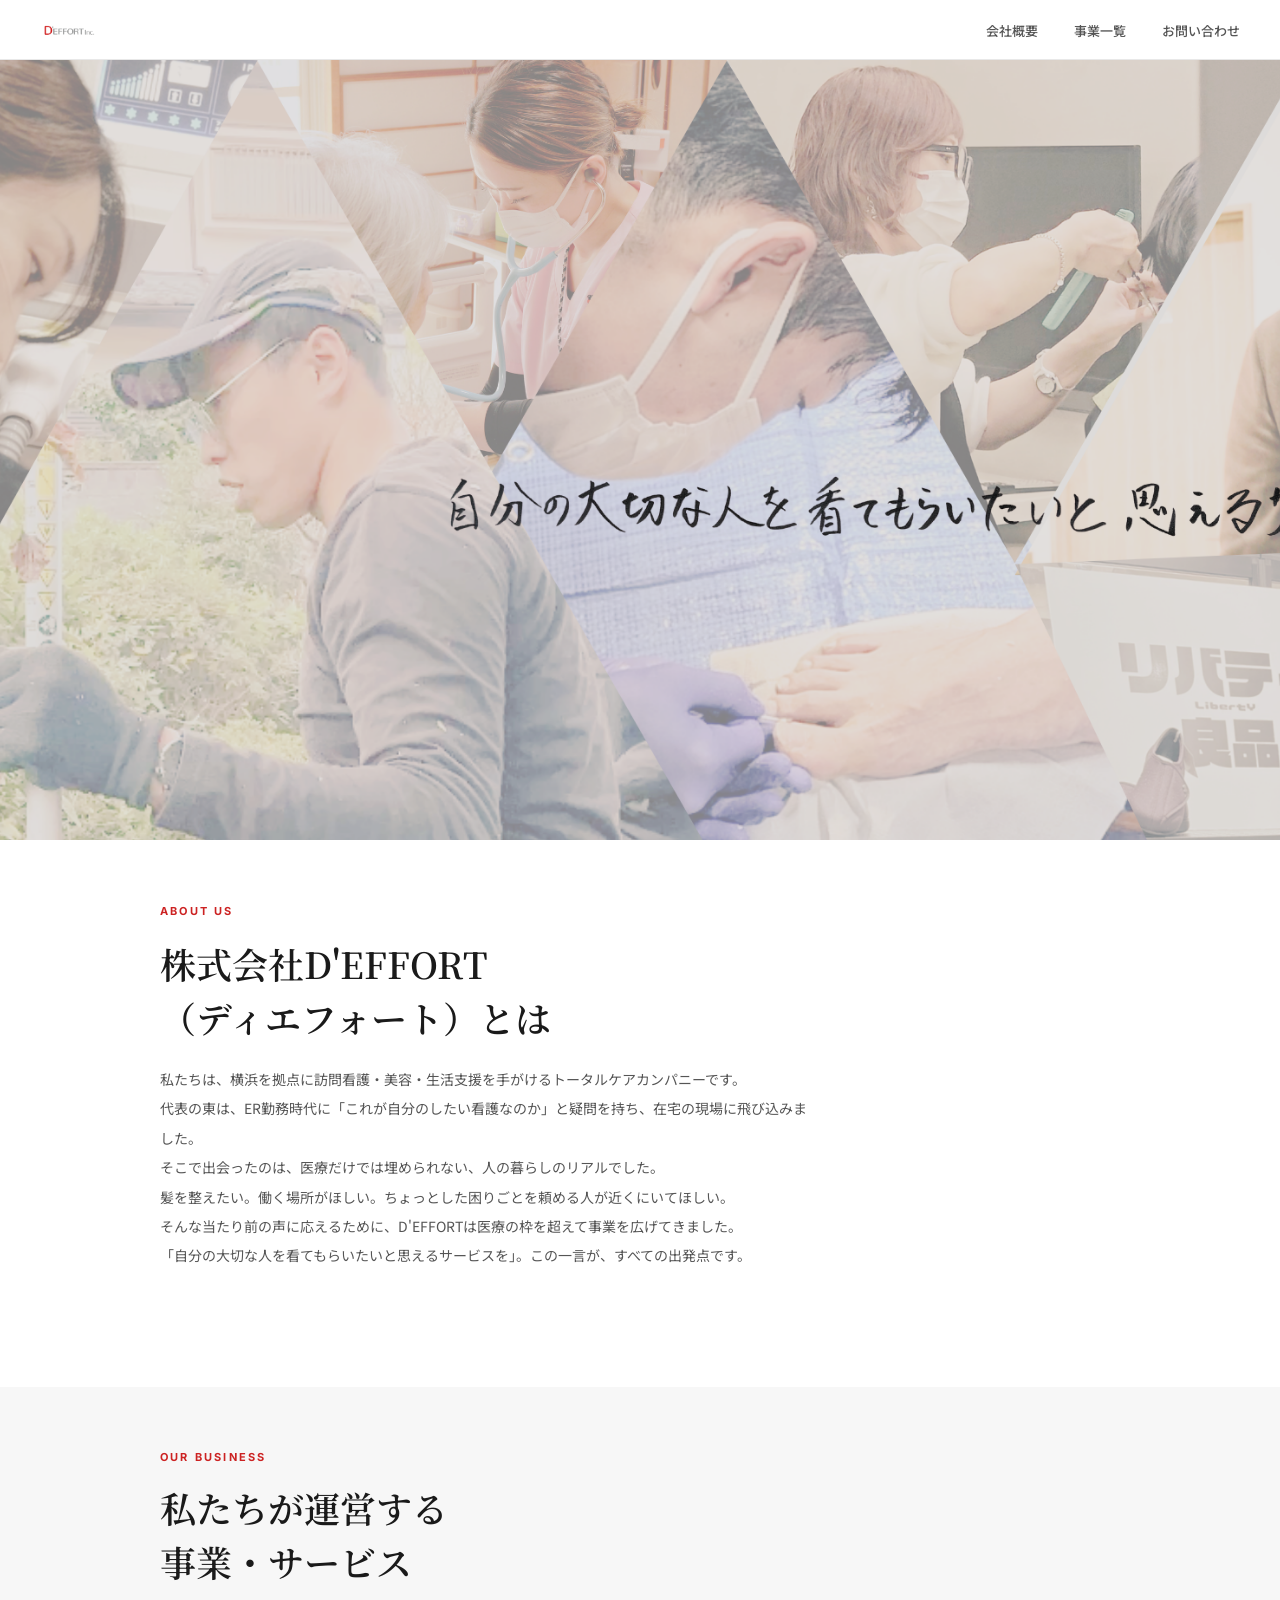
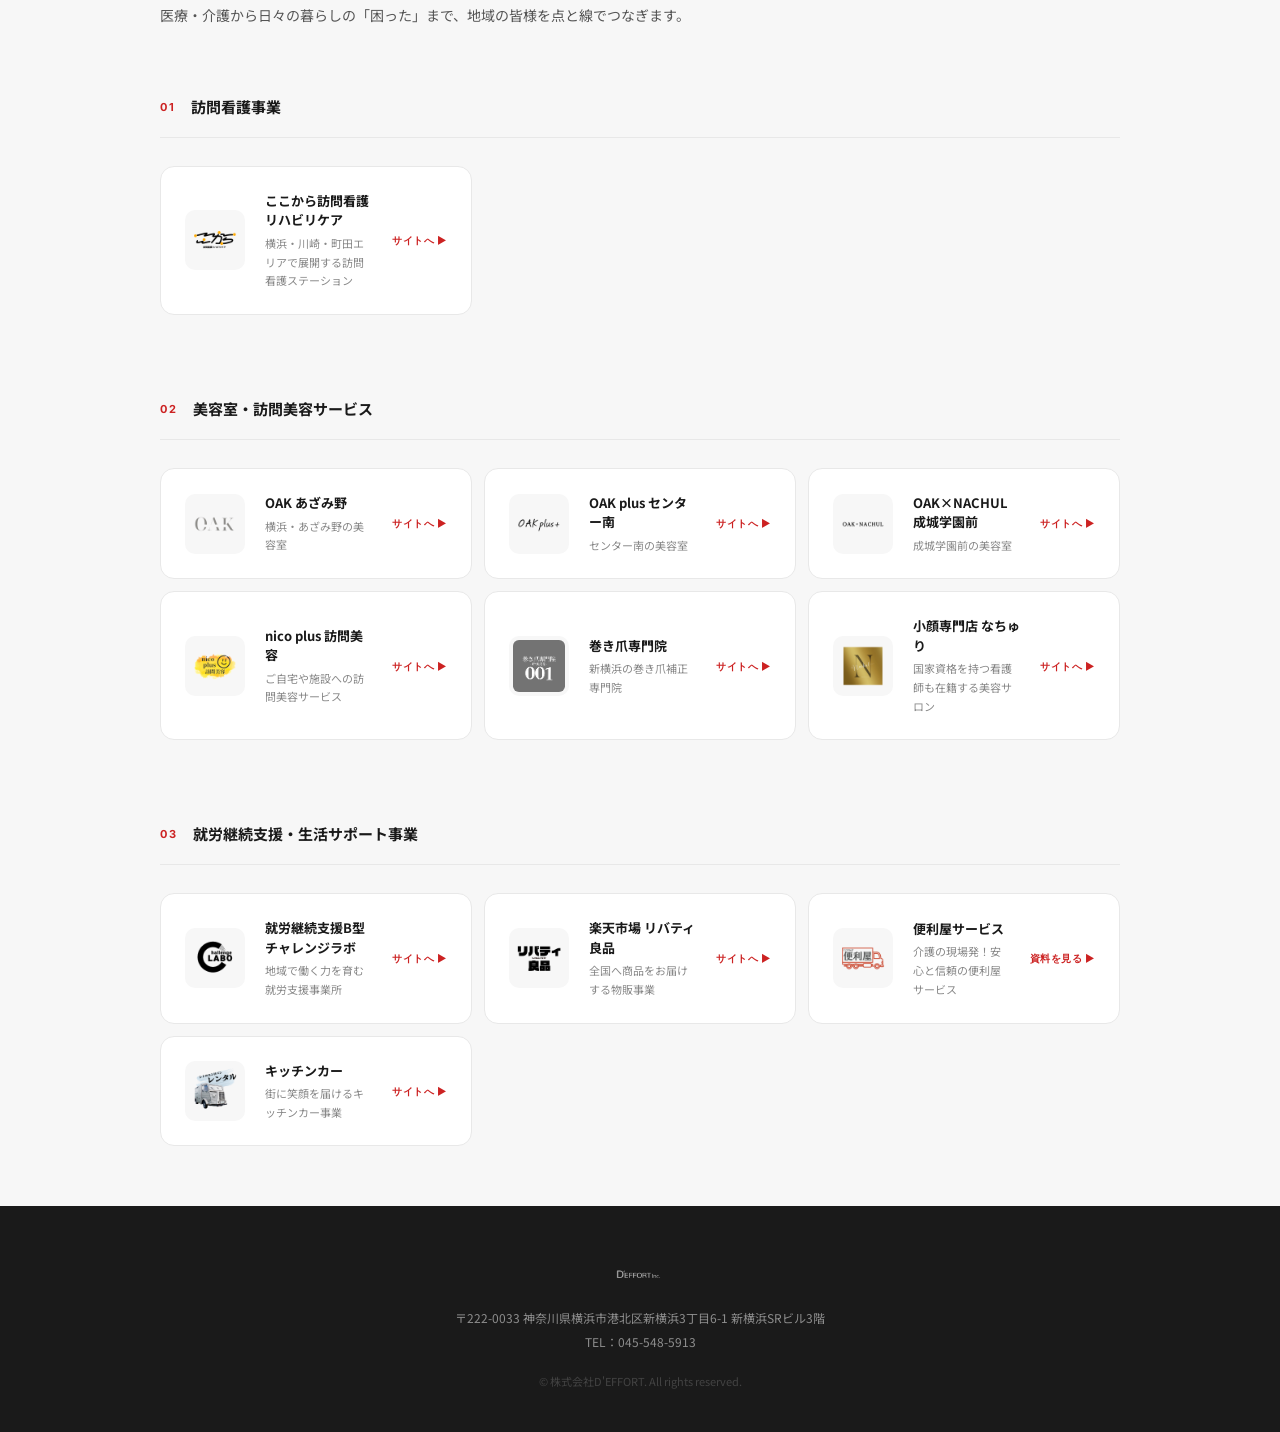
<file: deffort/index.html>
<!DOCTYPE html>
<html lang="ja">
<head>
  <meta charset="UTF-8">
  <meta name="viewport" content="width=device-width, initial-scale=1.0">
  <title>株式会社D'EFFORT | トータルケアカンパニー</title>
  <meta name="description" content="株式会社D'EFFORT（ディエフォート）は、神奈川県横浜市を中心に、医療・美容・生活支援をワンストップで提供するトータルケアカンパニーです。">
  <link rel="preconnect" href="https://fonts.googleapis.com">
  <link rel="preconnect" href="https://fonts.gstatic.com" crossorigin>
  <link href="https://fonts.googleapis.com/css2?family=Noto+Sans+JP:wght@300;400;500;700&family=Noto+Serif+JP:wght@400;600&family=Inter:wght@300;400;600;700&display=swap" rel="stylesheet">
  <style>
    :root {
      --red:       #CC2222;
      --dark:      #1A1A1A;
      --mid:       #555555;
      --light:     #888888;
      --bg:        #F7F7F7;
      --white:     #FFFFFF;
      --border:    #E8E8E8;
      --radius:    14px;
    }

    *, *::before, *::after { box-sizing: border-box; margin: 0; padding: 0; }
    html { scroll-behavior: smooth; }
    body {
      font-family: 'Noto Sans JP', sans-serif;
      color: var(--dark);
      background: var(--white);
      font-size: 15px;
      line-height: 1.85;
      overflow-x: hidden;
    }
    img { max-width: 100%; height: auto; display: block; }
    a { text-decoration: none; color: inherit; }

    /* HEADER */
    header {
      position: fixed;
      top: 0; left: 0; right: 0;
      z-index: 100;
      height: 60px;
      background: rgba(255,255,255,0.97);
      backdrop-filter: blur(12px);
      border-bottom: 1px solid var(--border);
      display: flex;
      align-items: center;
      justify-content: space-between;
      padding: 0 40px;
    }
    .header-logo img { height: 28px; width: auto; }
    nav ul { display: flex; gap: 36px; list-style: none; }
    nav a { font-size: 13px; color: var(--mid); font-weight: 500; transition: color 0.2s; }
    nav a:hover { color: var(--red); }
    @media (max-width: 699px) {
      header { padding: 0 20px; }
      nav { display: none; }
    }

    /* HERO */
    .hero {
      margin-top: 60px;
      position: relative;
      height: calc(100svh - 60px);
      min-height: 460px;
      max-height: 780px;
      overflow: hidden;
    }
    .hero img.hero-bg {
      width: 100%; height: 100%;
      object-fit: cover;
      object-position: center;
    }
    .hero-overlay {
      position: absolute; inset: 0;
      background: rgba(0,0,0,0.08);
    }
    .hero-body {
      position: absolute; inset: 0;
      display: flex; flex-direction: column;
      justify-content: flex-end;
      padding: 56px 52px;
    }
    .hero-body h1 { display: none; }
    .hero-body p { display: none; }
    @media (max-width: 699px) {
      .hero-body { padding: 40px 24px; }
    }

    /* SECTIONS */
    .section { padding: 60px 40px; }
    .section-bg { background: var(--bg); }
    .container { max-width: 960px; margin: 0 auto; }

    /* ABOUT */
    .about-head { margin-bottom: 56px; }
    .about-head .eyebrow {
      font-family: 'Inter', sans-serif;
      font-size: 11px; font-weight: 700;
      letter-spacing: 0.2em; text-transform: uppercase;
      color: var(--red); margin-bottom: 14px;
    }
    .about-head h2 {
      font-family: 'Noto Serif JP', serif;
      font-size: clamp(24px, 4vw, 36px);
      font-weight: 600; line-height: 1.5;
      margin-bottom: 20px;
    }
    .about-head p {
      font-size: 14px; color: var(--mid);
      line-height: 2.1; max-width: 660px;
    }
    @media (max-width: 699px) {
      .section { padding: 72px 20px; }
    }

    /* BUSINESS */
    .biz-head {
      margin-bottom: 16px;
    }
    .biz-head .eyebrow {
      font-family: 'Inter', sans-serif;
      font-size: 11px; font-weight: 700;
      letter-spacing: 0.2em; text-transform: uppercase;
      color: var(--red); margin-bottom: 14px;
    }
    .biz-head h2 {
      font-family: 'Noto Serif JP', serif;
      font-size: clamp(24px, 4vw, 36px);
      font-weight: 600; line-height: 1.5;
      margin-bottom: 12px;
    }
    .biz-head .lead {
      font-size: 14px; color: var(--mid); line-height: 2.0;
      margin-bottom: 64px;
    }

    .category { margin-bottom: 80px; }
    .category:last-child { margin-bottom: 0; }

    .category-label {
      display: flex; align-items: center; gap: 16px;
      margin-bottom: 28px;
      padding-bottom: 16px;
      border-bottom: 1px solid var(--border);
    }
    .category-label .num {
      font-family: 'Inter', sans-serif;
      font-size: 11px; font-weight: 700;
      letter-spacing: 0.15em; color: var(--red);
    }
    .category-label h3 {
      font-size: 15px; font-weight: 700; color: var(--dark);
    }

    .cards {
      display: grid;
      grid-template-columns: repeat(auto-fill, minmax(280px, 1fr));
      gap: 12px;
    }
    .card {
      background: var(--white);
      border: 1px solid var(--border);
      border-radius: var(--radius);
      padding: 24px;
      display: flex;
      align-items: center;
      gap: 20px;
      transition: all 0.22s;
    }
    .card:hover {
      border-color: var(--red);
      box-shadow: 0 6px 28px rgba(0,0,0,0.09);
      transform: translateY(-2px);
    }
    .card-logo {
      width: 60px; height: 60px;
      object-fit: contain;
      border-radius: 10px;
      flex-shrink: 0;
      background: var(--bg);
      padding: 4px;
    }
    .card-body { flex: 1; min-width: 0; }
    .card-name {
      font-size: 13px; font-weight: 700;
      color: var(--dark); line-height: 1.5;
      margin-bottom: 4px;
    }
    .card-desc {
      font-size: 11px; color: var(--light);
      line-height: 1.7;
    }
    .card-link {
      font-family: 'Inter', sans-serif;
      font-size: 10px; font-weight: 700;
      color: var(--red); letter-spacing: 0.05em;
      white-space: nowrap;
      flex-shrink: 0;
    }
    @media (max-width: 699px) {
      .cards { grid-template-columns: 1fr; }
    }

    /* MOBILE SLIDESHOW */
    .mobile-slides {
      display: none;
      position: relative;
      height: 62vw;
      min-height: 280px;
      max-height: 420px;
      overflow: hidden;
    }
    .slide {
      position: absolute; inset: 0;
      background-size: cover;
      background-position: center;
      opacity: 0;
      transition: opacity 0.8s ease;
    }
    .slide.active { opacity: 1; }
    .slide-overlay {
      position: absolute; inset: 0;
      background: linear-gradient(to top, rgba(0,0,0,0.65) 0%, rgba(0,0,0,0.10) 60%);
    }
    .slide-body {
      position: absolute;
      bottom: 40px; left: 24px; right: 24px;
    }
    .slide-cat {
      font-size: 10px; font-weight: 700;
      letter-spacing: 0.12em;
      color: rgba(255,255,255,0.70);
      margin-bottom: 6px;
      text-transform: uppercase;
    }
    .slide-body h3 {
      font-family: 'Noto Serif JP', serif;
      font-size: 18px; font-weight: 600;
      color: #fff; line-height: 1.5;
    }
    .slide-dots {
      position: absolute;
      bottom: 14px; left: 50%;
      transform: translateX(-50%);
      display: flex; gap: 6px;
    }
    .dot {
      width: 6px; height: 6px;
      border-radius: 50%;
      background: rgba(255,255,255,0.40);
      transition: background 0.3s;
    }
    .dot.active { background: #fff; }
    @media (max-width: 699px) {
      .mobile-slides { display: block; }
      .hero { display: none; }
    }

    /* FOOTER */
    footer {
      background: var(--dark);
      color: rgba(255,255,255,0.50);
      padding: 56px 40px 40px;
      text-align: center;
      font-size: 12px;
      line-height: 2.0;
    }
    .footer-logo {
      height: 24px; width: auto;
      margin: 0 auto 20px;
      filter: brightness(0) invert(1);
      opacity: 0.6;
    }
    .footer-copy { font-size: 11px; opacity: 0.35; margin-top: 16px; }
    @media (max-width: 699px) {
      footer { padding: 48px 20px 36px; }
    }
  </style>
</head>
<body>

<!-- HEADER -->
<header>
  <div class="header-logo">
    <img src="./image/logo-deffort.png" alt="株式会社D'EFFORT">
  </div>
  <nav>
    <ul>
      <li><a href="#about">会社概要</a></li>
      <li><a href="#business">事業一覧</a></li>
      <li><a href="https://deffort.co.jp/" target="_blank" rel="noopener">お問い合わせ</a></li>
    </ul>
  </nav>
</header>

<!-- HERO -->
<section class="hero">
  <img src="./image/hero-top.png" alt="D'EFFORT" class="hero-bg">
  <div class="hero-overlay"></div>
  <div class="hero-body">
    <h1>自分の大切な人を<br>看てもらいたいと<br>思えるサービスを</h1>
    <p>医療・美容・生活支援をワンストップで提供する<br>トータルケアカンパニー</p>
  </div>
</section>

<!-- MOBILE SLIDESHOW -->
<section class="mobile-slides">
  <div class="slide active" style="background-image:url('./image/slide1.jpg')">
    <div class="slide-overlay"></div>
    <div class="slide-body">
      <p class="slide-cat">訪問看護</p>
      <h3>ここから訪問看護<br>リハビリケア</h3>
    </div>
  </div>
  <div class="slide" style="background-image:url('./image/slide2.jpg')">
    <div class="slide-overlay"></div>
    <div class="slide-body">
      <p class="slide-cat">訪問看護</p>
      <h3>ここから訪問看護<br>リハビリケア</h3>
    </div>
  </div>
  <div class="slide" style="background-image:url('./image/slide3.jpg')">
    <div class="slide-overlay"></div>
    <div class="slide-body">
      <p class="slide-cat">美容室</p>
      <h3>OAK あざみ野・OAK plus<br>OAK×NACHUL成城学園前</h3>
    </div>
  </div>
  <div class="slide" style="background-image:url('./image/slide4.jpg')">
    <div class="slide-overlay"></div>
    <div class="slide-body">
      <p class="slide-cat">訪問美容</p>
      <h3>nico plus 訪問美容</h3>
    </div>
  </div>
  <div class="slide" style="background-image:url('./image/slide5.jpg')">
    <div class="slide-overlay"></div>
    <div class="slide-body">
      <p class="slide-cat">美容・健康</p>
      <h3>巻き爪専門院</h3>
    </div>
  </div>
  <div class="slide" style="background-image:url('./image/slide6.jpg')">
    <div class="slide-overlay"></div>
    <div class="slide-body">
      <p class="slide-cat">美容・健康</p>
      <h3>メディカルエステサロン<br>小顔専門院 なちゅり</h3>
    </div>
  </div>
  <div class="slide" style="background-image:url('./image/slide7.jpg')">
    <div class="slide-overlay"></div>
    <div class="slide-body">
      <p class="slide-cat">就労継続支援（B型）</p>
      <h3>チャレンジラボ</h3>
    </div>
  </div>
  <div class="slide" style="background-image:url('./image/slide8.jpg')">
    <div class="slide-overlay"></div>
    <div class="slide-body">
      <p class="slide-cat">物販事業</p>
      <h3>楽天市場 リバティ良品</h3>
    </div>
  </div>
  <div class="slide" style="background-image:url('./image/slide9.jpg')">
    <div class="slide-overlay"></div>
    <div class="slide-body">
      <p class="slide-cat">生活サポート</p>
      <h3>便利屋サービス</h3>
    </div>
  </div>
  <div class="slide" style="background-image:url('./image/slide10.jpg')">
    <div class="slide-overlay"></div>
    <div class="slide-body">
      <p class="slide-cat">フードサービス</p>
      <h3>キッチンカー</h3>
    </div>
  </div>
  <div class="slide-dots">
    <span class="dot active"></span>
    <span class="dot"></span>
    <span class="dot"></span>
    <span class="dot"></span>
    <span class="dot"></span>
    <span class="dot"></span>
    <span class="dot"></span>
    <span class="dot"></span>
    <span class="dot"></span>
    <span class="dot"></span>
  </div>
</section>

<!-- ABOUT -->
<section class="section" id="about">
  <div class="container">
    <div class="about-head">
      <p class="eyebrow">About Us</p>
      <h2>株式会社D'EFFORT<br>（ディエフォート）とは</h2>
      <p>私たちは、横浜を拠点に訪問看護・美容・生活支援を手がけるトータルケアカンパニーです。<br>
代表の東は、ER勤務時代に「これが自分のしたい看護なのか」と疑問を持ち、在宅の現場に飛び込みました。<br>そこで出会ったのは、医療だけでは埋められない、人の暮らしのリアルでした。<br>髪を整えたい。働く場所がほしい。ちょっとした困りごとを頼める人が近くにいてほしい。<br>
そんな当たり前の声に応えるために、D'EFFORTは医療の枠を超えて事業を広げてきました。<br>「自分の大切な人を看てもらいたいと思えるサービスを」。この一言が、すべての出発点です。</p>
    </div>
  </div>
</section>

<!-- BUSINESS -->
<section class="section section-bg" id="business">
  <div class="container">
    <div class="biz-head">
      <p class="eyebrow">Our Business</p>
      <h2>私たちが運営する<br>事業・サービス</h2>
      <p class="lead">医療・介護から日々の暮らしの「困った」まで、地域の皆様を点と線でつなぎます。</p>
    </div>

    <!-- 01 訪問看護 -->
    <div class="category">
      <div class="category-label">
        <span class="num">01</span>
        <h3>訪問看護事業</h3>
      </div>
      <div class="cards">
        <a href="https://deffort.co.jp/" target="_blank" rel="noopener" class="card">
          <img src="./image/logo-cocokara.png" alt="ここから訪問看護" class="card-logo">
          <div class="card-body">
            <div class="card-name">ここから訪問看護リハビリケア</div>
            <div class="card-desc">横浜・川崎・町田エリアで展開する訪問看護ステーション</div>
          </div>
          <span class="card-link">サイトへ ▶</span>
        </a>
      </div>
    </div>

    <!-- 02 美容 -->
    <div class="category">
      <div class="category-label">
        <span class="num">02</span>
        <h3>美容室・訪問美容サービス</h3>
      </div>
      <div class="cards">
        <a href="https://beauty.hotpepper.jp/slnH000485094/" target="_blank" rel="noopener" class="card">
          <img src="./image/logo-oak.png" alt="OAKあざみ野" class="card-logo">
          <div class="card-body">
            <div class="card-name">OAK あざみ野</div>
            <div class="card-desc">横浜・あざみ野の美容室</div>
          </div>
          <span class="card-link">サイトへ ▶</span>
        </a>
        <a href="https://beauty.hotpepper.jp/slnH000504447/" target="_blank" rel="noopener" class="card">
          <img src="./image/logo-oakplus.png" alt="OAK plusセンター南" class="card-logo">
          <div class="card-body">
            <div class="card-name">OAK plus センター南</div>
            <div class="card-desc">センター南の美容室</div>
          </div>
          <span class="card-link">サイトへ ▶</span>
        </a>
        <a href="https://beauty.hotpepper.jp/slnH000651092/" target="_blank" rel="noopener" class="card">
          <img src="./image/logo-oaknachul.png" alt="OAK×NACHUL" class="card-logo">
          <div class="card-body">
            <div class="card-name">OAK×NACHUL 成城学園前</div>
            <div class="card-desc">成城学園前の美容室</div>
          </div>
          <span class="card-link">サイトへ ▶</span>
        </a>
        <a href="https://deffort.co.jp/nicoplus/" target="_blank" rel="noopener" class="card">
          <img src="./image/logo-nicoplus.png" alt="nico plus訪問美容" class="card-logo">
          <div class="card-body">
            <div class="card-name">nico plus 訪問美容</div>
            <div class="card-desc">ご自宅や施設への訪問美容サービス</div>
          </div>
          <span class="card-link">サイトへ ▶</span>
        </a>
        <a href="https://www.cocokaramakizume.com/" target="_blank" rel="noopener" class="card">
          <img src="./image/logo_makizume.png" alt="巻き爪専門院" class="card-logo">
          <div class="card-body">
            <div class="card-name">巻き爪専門院</div>
            <div class="card-desc">新横浜の巻き爪補正専門院</div>
          </div>
          <span class="card-link">サイトへ ▶</span>
        </a>
        <a href="https://liberty-d.com/" target="_blank" rel="noopener" class="card">
          <img src="./image/logo-nachul.png" alt="小顔専門店なちゅり" class="card-logo">
          <div class="card-body">
            <div class="card-name">小顔専門店 なちゅり</div>
            <div class="card-desc">国家資格を持つ看護師も在籍する美容サロン</div>
          </div>
          <span class="card-link">サイトへ ▶</span>
        </a>
      </div>
    </div>

    <!-- 03 就労継続支援 -->
    <div class="category">
      <div class="category-label">
        <span class="num">03</span>
        <h3>就労継続支援・生活サポート事業</h3>
      </div>
      <div class="cards">
        <a href="https://liberty-clabo.com/" target="_blank" rel="noopener" class="card">
          <img src="./image/logo-clabo.png" alt="チャレンジラボ" class="card-logo">
          <div class="card-body">
            <div class="card-name">就労継続支援B型 チャレンジラボ</div>
            <div class="card-desc">地域で働く力を育む就労支援事業所</div>
          </div>
          <span class="card-link">サイトへ ▶</span>
        </a>
        <a href="https://www.rakuten.co.jp/liberty-2024/" target="_blank" rel="noopener" class="card">
          <img src="./image/logo-liberty.png" alt="楽天市場リバティ良品" class="card-logo">
          <div class="card-body">
            <div class="card-name">楽天市場 リバティ良品</div>
            <div class="card-desc">全国へ商品をお届けする物販事業</div>
          </div>
          <span class="card-link">サイトへ ▶</span>
        </a>
        <a href="./image/benriya.pdf" target="_blank" rel="noopener" class="card">
          <img src="./image/logo-benriya.png" alt="便利屋サービス" class="card-logo">
          <div class="card-body">
            <div class="card-name">便利屋サービス</div>
            <div class="card-desc">介護の現場発！安心と信頼の便利屋サービス</div>
          </div>
          <span class="card-link">資料を見る ▶</span>
        </a>
        <a href="https://liftoff0301.com/" target="_blank" rel="noopener" class="card">
          <img src="./image/logo-rental.png" alt="キッチンカー" class="card-logo">
          <div class="card-body">
            <div class="card-name">キッチンカー</div>
            <div class="card-desc">街に笑顔を届けるキッチンカー事業</div>
          </div>
          <span class="card-link">サイトへ ▶</span>
        </a>
      </div>
    </div>

  </div>
</section>

<!-- FOOTER -->
<footer>
  <img src="./image/logo-deffort.png" alt="D'EFFORT Inc." class="footer-logo">
  <p>〒222-0033 神奈川県横浜市港北区新横浜3丁目6-1 新横浜SRビル3階</p>
  <p>TEL：045-548-5913</p>
  <p class="footer-copy">© 株式会社D'EFFORT. All rights reserved.</p>
</footer>

<script>
  (function() {
    var slides = document.querySelectorAll('.slide');
    var dots   = document.querySelectorAll('.dot');
    var cur    = 0;
    if (!slides.length) return;
    setInterval(function() {
      slides[cur].classList.remove('active');
      dots[cur].classList.remove('active');
      cur = (cur + 1) % slides.length;
      slides[cur].classList.add('active');
      dots[cur].classList.add('active');
    }, 3500);
  })();
</script>
</body>
</html>
</file>
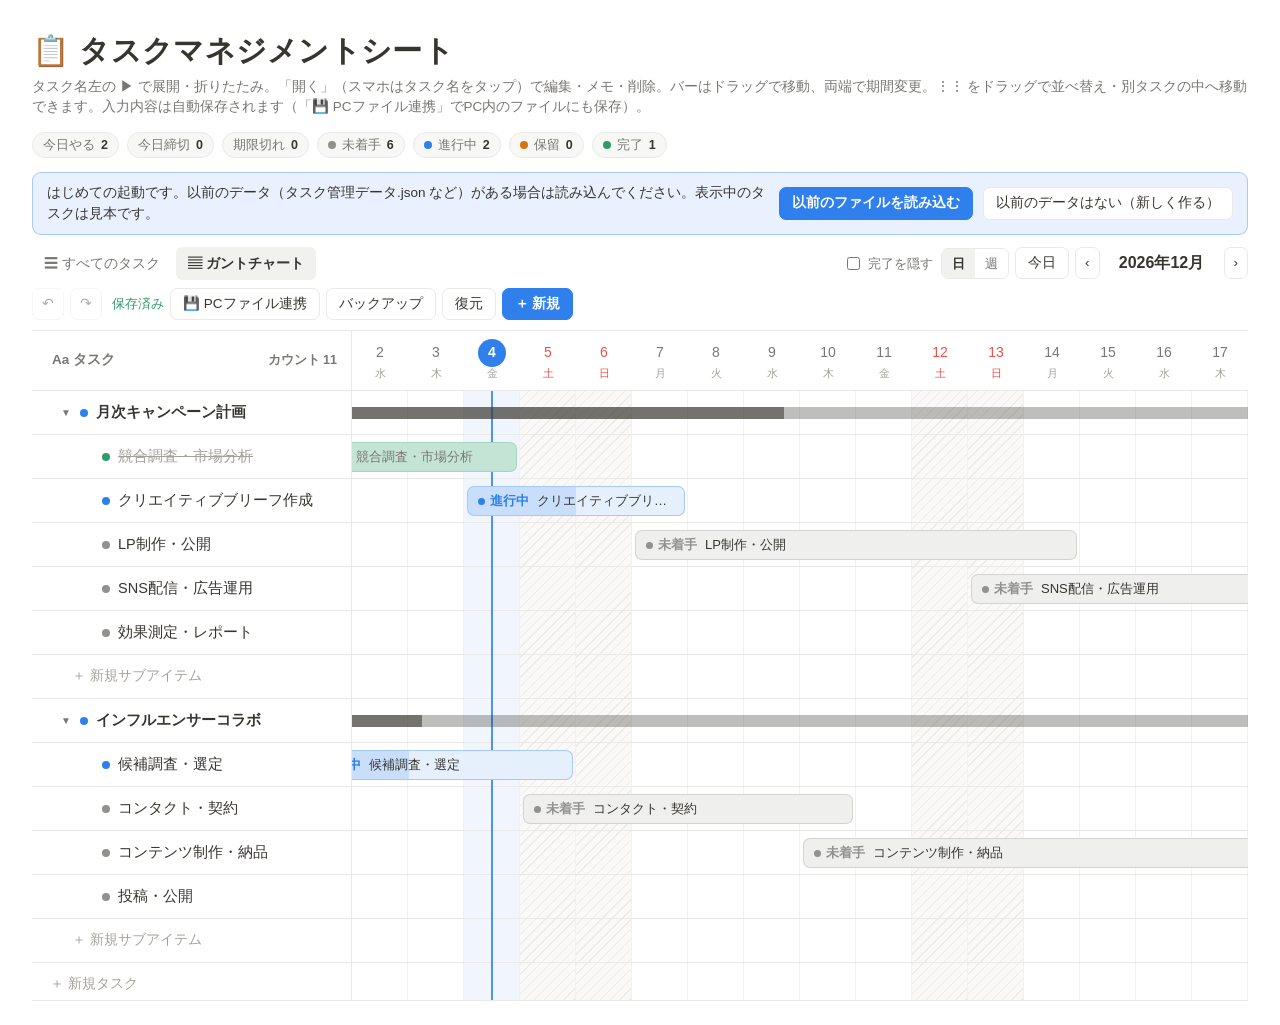
<file: gantt/index.html>
<!doctype html>
<html lang="ja">
<head>
<meta charset="utf-8">
<meta name="viewport" content="width=device-width, initial-scale=1">
<meta name="robots" content="noindex, nofollow">
<title>タスクマネジメントシート</title>
<style>
:root{
  --bg:#ffffff; --surface:#ffffff; --surface2:#f7f7f5; --hover:#f1f1ef;
  --text:#37352f; --muted:#787774; --faint:#a5a29c;
  --line:#e9e9e7; --line2:#f1f1ef;
  --accent:#2f80ed; --accent-soft:#e8f1fd; --accent-text:#ffffff;
  --weekend:#faf9f7; --hatch:#ecebe8; --today-col:#f1f6fe;
  --holiday:#e5534b; --danger:#e03e3e; --danger-soft:#fdecec; --ok:#2e9d6a;
  --todo:#91918e; --todo-bg:#efefed;
  --doing:#2f80ed; --doing-bg:#e6effc;
  --hold:#d9730d; --hold-bg:#fbeee0;
  --done:#2e9d6a; --done-bg:#e1f3e9;
  --shadow:0 10px 38px rgba(15,15,15,.16), 0 2px 6px rgba(15,15,15,.06);
  --rowh:44px;
  color-scheme:light;
}
@media (prefers-color-scheme: dark){
  :root:not([data-theme="light"]){
    --bg:#191919; --surface:#202020; --surface2:#252525; --hover:#2c2c2c;
    --text:#e6e6e4; --muted:#9b9a97; --faint:#6f6e6a;
    --line:#333331; --line2:#2a2a28;
    --accent:#4b93f1; --accent-soft:#1f2f45; --accent-text:#ffffff;
    --weekend:#1d1d1c; --hatch:#2a2a28; --today-col:#1c2433;
    --holiday:#f0776f; --danger:#f0776f; --danger-soft:#3a2222; --ok:#4fc08d;
    --todo:#9b9a97; --todo-bg:#2f2f2e;
    --doing:#5aa0f5; --doing-bg:#1e3049;
    --hold:#f0a35a; --hold-bg:#3d2c1b;
    --done:#4fc08d; --done-bg:#1c3529;
    --shadow:0 10px 38px rgba(0,0,0,.5);
    color-scheme:dark;
  }
}
:root[data-theme="dark"]{
  --bg:#191919; --surface:#202020; --surface2:#252525; --hover:#2c2c2c;
  --text:#e6e6e4; --muted:#9b9a97; --faint:#6f6e6a;
  --line:#333331; --line2:#2a2a28;
  --accent:#4b93f1; --accent-soft:#1f2f45; --accent-text:#ffffff;
  --weekend:#1d1d1c; --hatch:#2a2a28; --today-col:#1c2433;
  --holiday:#f0776f; --danger:#f0776f; --danger-soft:#3a2222; --ok:#4fc08d;
  --todo:#9b9a97; --todo-bg:#2f2f2e;
  --doing:#5aa0f5; --doing-bg:#1e3049;
  --hold:#f0a35a; --hold-bg:#3d2c1b;
  --done:#4fc08d; --done-bg:#1c3529;
  --shadow:0 10px 38px rgba(0,0,0,.5);
  color-scheme:dark;
}
*{box-sizing:border-box}
html,body{margin:0;background:var(--bg);color:var(--text)}
body{font-family:-apple-system,BlinkMacSystemFont,"Hiragino Sans","Hiragino Kaku Gothic ProN","Noto Sans JP","Yu Gothic UI",Meiryo,sans-serif;font-size:14px;line-height:1.5;-webkit-font-smoothing:antialiased}
button,input,select,textarea{font:inherit;color:inherit}
button{cursor:pointer}
.wrap{max-width:1600px;margin:0 auto;padding:28px 32px 24px}
h1{font-size:30px;font-weight:700;margin:0 0 4px;display:flex;align-items:center;gap:10px;letter-spacing:.01em}
.lead{color:var(--muted);margin:0 0 14px;font-size:13.5px}
.summary{display:flex;flex-wrap:wrap;gap:8px;margin:0 0 14px}
.chip{display:inline-flex;align-items:center;gap:6px;padding:3px 10px;border-radius:999px;background:var(--surface2);border:1px solid var(--line);font-size:12.5px;color:var(--muted)}
.chip b{color:var(--text);font-variant-numeric:tabular-nums}
.chip.warn b{color:var(--danger)}
.chip i{width:8px;height:8px;border-radius:50%;display:inline-block}

/* toolbar */
.toolbar{display:flex;align-items:center;gap:8px;flex-wrap:wrap;padding-bottom:10px;border-bottom:1px solid var(--line)}
.tabs{display:flex;gap:4px;margin-right:auto}
.tab{border:0;background:transparent;padding:6px 12px;border-radius:6px;color:var(--muted);display:inline-flex;align-items:center;gap:6px;font-size:14px}
.tab:hover{background:var(--hover)}
.tab.on{background:var(--hover);color:var(--text);font-weight:600}
.btn{border:1px solid var(--line);background:var(--surface);padding:5px 12px;border-radius:7px;font-size:13.5px;white-space:nowrap}
.btn:hover{background:var(--hover)}
.btn:disabled{opacity:.4;cursor:default;background:var(--surface)}
.btn.primary{background:var(--accent);border-color:var(--accent);color:var(--accent-text);font-weight:600}
.btn.primary:hover{filter:brightness(1.07)}
.btn.danger{color:var(--danger)}
.btn.danger:hover{background:var(--danger-soft)}
.btn.icon{padding:5px 9px}
.month{font-weight:700;font-size:16px;min-width:112px;text-align:center;font-variant-numeric:tabular-nums}
.seg{display:inline-flex;border:1px solid var(--line);border-radius:7px;overflow:hidden}
.seg button{border:0;background:var(--surface);padding:5px 10px;font-size:13px;color:var(--muted)}
.seg button.on{background:var(--hover);color:var(--text);font-weight:600}
.save{font-size:12.5px;color:var(--ok);min-width:56px;text-align:right}
.save.saving{color:var(--muted)}
.save.error{color:var(--danger);font-weight:600}
.check{display:inline-flex;align-items:center;gap:5px;font-size:13px;color:var(--muted);user-select:none;cursor:pointer}
.grp{display:flex;align-items:center;gap:6px;flex-wrap:wrap}

/* gantt */
.gantt{position:relative;overflow:auto;border-bottom:1px solid var(--line);height:calc(100vh - 230px);min-height:360px;background:var(--surface)}
.g-inner{position:relative}
.g-head{position:sticky;top:0;z-index:20;display:flex;height:60px;background:var(--surface);border-bottom:1px solid var(--line)}
.g-head-left{position:sticky;left:0;z-index:21;flex:none;width:var(--leftw);background:var(--surface);display:flex;align-items:center;justify-content:space-between;padding:0 14px 0 20px;border-right:1px solid var(--line);color:var(--muted);font-weight:600;font-size:13.5px}
.g-head-left .cnt{font-weight:600;font-size:12.5px}
.g-days{display:flex;flex:none}
.g-day{flex:none;width:var(--dayw);text-align:center;position:relative;padding-top:8px;color:var(--muted);font-size:14px;line-height:1.25}
.g-day small{display:block;font-size:11px;color:var(--faint)}
.g-day.we,.g-day.we small{color:var(--holiday)}
.g-day .num{display:inline-flex;width:28px;height:28px;align-items:center;justify-content:center;border-radius:50%;font-variant-numeric:tabular-nums}
.g-day.today .num{background:var(--accent);color:#fff;font-weight:700}
.g-day .mtag{position:absolute;left:3px;top:1px;font-size:10px;font-weight:700;color:var(--text);white-space:nowrap}
.narrow .g-day{font-size:11px}
.narrow .g-day .num{width:20px;height:20px}
.narrow .g-day small{font-size:9px}

.g-body{position:relative}
.g-cols{position:absolute;top:0;bottom:0;left:var(--leftw);display:flex;z-index:0;pointer-events:none}
.g-col{flex:none;width:var(--dayw);border-right:1px solid var(--line2)}
.g-col.we{background:var(--weekend) repeating-linear-gradient(135deg,transparent 0 6px,var(--hatch) 6px 7px)}
.g-col.today{background:var(--today-col)}
.g-col.mstart{border-left:1px solid var(--line)}
.g-todayline{position:absolute;top:0;bottom:0;width:2px;background:var(--accent);z-index:1;pointer-events:none;opacity:.85}

.g-row{display:flex;height:var(--rowh);position:relative}
.g-left{position:sticky;left:0;z-index:10;flex:none;width:var(--leftw);background:var(--surface);border-right:1px solid var(--line);border-bottom:1px solid var(--line);display:flex;align-items:center;gap:4px;padding-right:8px;min-width:0}
.g-track{position:relative;flex:none;border-bottom:1px solid var(--line);overflow:hidden}
.g-row:hover .g-left{background:var(--surface2)}
.g-row:hover .g-track{background:color-mix(in srgb,var(--text) 2.5%,transparent)}
.g-row.sel .g-left{background:var(--accent-soft)}
.g-track.empty{cursor:crosshair}
.g-row:hover .g-track.empty::after{content:"ドラッグで期間を設定";position:absolute;left:12px;top:50%;transform:translateY(-50%);font-size:12px;color:var(--faint);pointer-events:none}

.drag{flex:none;width:16px;text-align:center;color:var(--faint);cursor:grab;opacity:0;font-size:12px;letter-spacing:-2px;touch-action:none;user-select:none}
.g-row:hover .drag{opacity:1}
.tog{flex:none;width:20px;height:20px;border:0;background:transparent;color:var(--muted);border-radius:4px;font-size:10px;padding:0;display:inline-flex;align-items:center;justify-content:center}
.tog:hover{background:var(--hover)}
.tog-sp{flex:none;width:20px}
.sdot{flex:none;width:8px;height:8px;border-radius:50%;margin-right:4px}
.name{flex:1;min-width:0;overflow:hidden;text-overflow:ellipsis;white-space:nowrap;font-size:14.5px;cursor:pointer;padding:2px 0}
.name.parent{font-weight:600}
.name.done{color:var(--faint);text-decoration:line-through}
.name.overdue{color:var(--danger)}
.name-input{flex:1;min-width:0;border:1px solid var(--accent);border-radius:5px;padding:3px 6px;background:var(--surface);outline:none;font-size:14.5px}
.racts{flex:none;display:none;gap:3px}
.g-row:hover .racts,.g-row.sel .racts{display:flex}
.mini{border:1px solid var(--line);background:var(--surface);border-radius:5px;font-size:12px;padding:1px 7px;color:var(--muted)}
.mini:hover{background:var(--hover);color:var(--text)}
.g-row.add .g-left{color:var(--faint);cursor:pointer;font-size:13.5px}
.g-row.add .g-left:hover{color:var(--text)}
.g-row.drop-before .g-left{box-shadow:inset 0 2px 0 var(--accent)}
.g-row.drop-after .g-left{box-shadow:inset 0 -2px 0 var(--accent)}
.g-row.drop-inside .g-left{background:var(--accent-soft);box-shadow:inset 0 0 0 2px var(--accent)}
.g-row.dragging{opacity:.45}

.bar{position:absolute;top:7px;height:30px;border-radius:7px;display:flex;align-items:center;gap:8px;padding:0 10px;font-size:13px;white-space:nowrap;overflow:hidden;cursor:grab;touch-action:none;user-select:none;z-index:2;border:1px solid transparent}
.bar:active{cursor:grabbing}
.bar .fill{position:absolute;left:0;top:0;bottom:0;opacity:.16;pointer-events:none;background:currentColor}
.bar .bst{position:relative;display:inline-flex;align-items:center;gap:5px;font-weight:700;flex:none}
.bar .bst i{width:7px;height:7px;border-radius:50%;background:currentColor}
.bar .bname{position:relative;color:var(--text);overflow:hidden;text-overflow:ellipsis;min-width:0}
.bar .h{position:absolute;top:0;bottom:0;width:9px;cursor:ew-resize;z-index:3}
.bar .h-l{left:0}.bar .h-r{right:0}
.bar:hover .h{background:color-mix(in srgb,currentColor 22%,transparent)}
.bar.todo{background:var(--todo-bg);color:var(--todo);border-color:color-mix(in srgb,var(--todo) 30%,transparent)}
.bar.doing{background:var(--doing-bg);color:var(--doing);border-color:color-mix(in srgb,var(--doing) 35%,transparent)}
.bar.hold{background:var(--hold-bg);color:var(--hold);border-color:color-mix(in srgb,var(--hold) 35%,transparent)}
.bar.done{background:var(--done-bg);color:var(--done);border-color:color-mix(in srgb,var(--done) 35%,transparent)}
.bar.done .bname{color:var(--muted)}
.bar.overdue{border-color:var(--danger);box-shadow:inset 0 0 0 1px var(--danger)}
.bar.auto{top:16px;height:12px;padding:0;border-radius:3px;cursor:pointer;background:color-mix(in srgb,var(--text) 32%,transparent);border:0}
.bar.auto .fill{opacity:.55;background:var(--text)}
.bar.small{padding:0 6px}
.bar-out{position:absolute;top:0;height:var(--rowh);display:flex;align-items:center;font-size:12.5px;color:var(--muted);white-space:nowrap;pointer-events:none;z-index:2}

.tip{position:fixed;z-index:200;background:var(--text);color:var(--bg);font-size:12px;padding:3px 8px;border-radius:5px;pointer-events:none;white-space:nowrap;font-variant-numeric:tabular-nums}
body.dragging,body.dragging *{cursor:grabbing!important;user-select:none}
body.resizing,body.resizing *{cursor:ew-resize!important;user-select:none}

/* list view */
.list{overflow:auto;height:calc(100vh - 230px);min-height:360px}
.tbl{border-collapse:collapse;width:100%;min-width:860px}
.tbl th{position:sticky;top:0;background:var(--surface);z-index:2;text-align:left;font-weight:600;color:var(--muted);font-size:12.5px;padding:10px 8px;border-bottom:1px solid var(--line);white-space:nowrap}
.tbl td{border-bottom:1px solid var(--line);padding:4px 8px;vertical-align:middle}
.tbl tr:hover td{background:var(--surface2)}
.tbl input,.tbl select{border:1px solid transparent;background:transparent;border-radius:5px;padding:4px 6px;width:100%}
.tbl input:hover,.tbl select:hover{border-color:var(--line)}
.tbl input:focus,.tbl select:focus{border-color:var(--accent);outline:none;background:var(--surface)}
.tbl .tcell{display:flex;align-items:center;gap:4px}
.tbl .tcell input{font-size:14px}
.tbl .tcell input.parent{font-weight:600}
.tbl .num-in{width:64px}
.prog{display:flex;align-items:center;gap:6px;font-size:12px;color:var(--muted);font-variant-numeric:tabular-nums}
.pbar{flex:1;height:6px;border-radius:3px;background:var(--line);overflow:hidden;min-width:50px}
.pbar i{display:block;height:100%;background:var(--accent)}
.empty-msg{padding:40px;text-align:center;color:var(--muted)}

/* modal (side peek) */
.ov{position:fixed;inset:0;background:rgba(15,15,15,.28);z-index:100;display:flex;justify-content:flex-end}
.ov[hidden]{display:none}
.panel{width:min(560px,100%);height:100%;background:var(--surface);box-shadow:var(--shadow);overflow:auto;padding:22px 30px 40px;display:flex;flex-direction:column;gap:14px}
.ov.center{align-items:center;justify-content:center;padding:16px}
.ov.center .panel{height:auto;max-height:90vh;border-radius:12px;width:min(520px,100%)}
.ptop{display:flex;align-items:center;gap:8px}
.ptop .crumb{color:var(--muted);font-size:12.5px;margin-right:auto;overflow:hidden;text-overflow:ellipsis;white-space:nowrap}
.ptitle{font-size:26px;font-weight:700;border:0;background:transparent;width:100%;outline:none;padding:4px 0;border-bottom:1px solid transparent}
.ptitle:focus{border-bottom-color:var(--line)}
.props{display:grid;grid-template-columns:110px 1fr;gap:8px 12px;align-items:center}
.props label{color:var(--muted);font-size:13px}
.props input,.props select{border:1px solid var(--line);background:var(--surface);border-radius:6px;padding:5px 8px;min-width:0}
.props input:focus,.props select:focus,.memo:focus{outline:2px solid var(--accent-soft);border-color:var(--accent)}
.dates{display:flex;gap:6px;align-items:center;flex-wrap:wrap}
.dates input{width:150px}
.stbtns{display:flex;gap:6px;flex-wrap:wrap}
.stbtn{border:1px solid var(--line);background:var(--surface);border-radius:999px;padding:3px 11px;font-size:13px;display:inline-flex;align-items:center;gap:6px;color:var(--muted)}
.stbtn i{width:8px;height:8px;border-radius:50%}
.stbtn.on{font-weight:700;color:var(--text);border-color:currentColor}
.rng{display:flex;align-items:center;gap:10px}
.rng input[type=range]{flex:1;padding:0;border:0}
.rng output{min-width:44px;font-variant-numeric:tabular-nums;font-weight:600}
.memo{width:100%;min-height:220px;border:1px solid var(--line);border-radius:8px;padding:10px 12px;background:var(--surface2);resize:vertical;line-height:1.7}
.sub h3{font-size:13px;color:var(--muted);margin:6px 0 6px;font-weight:600}
.sublist{display:flex;flex-direction:column;border:1px solid var(--line);border-radius:8px;overflow:hidden}
.subitem{display:flex;align-items:center;gap:8px;padding:7px 10px;border-bottom:1px solid var(--line);cursor:pointer;font-size:13.5px}
.subitem:last-child{border-bottom:0}
.subitem:hover{background:var(--hover)}
.subitem span:first-of-type{flex:1;overflow:hidden;text-overflow:ellipsis;white-space:nowrap}
.subitem small{color:var(--muted);font-variant-numeric:tabular-nums}
.pfoot{display:flex;gap:8px;flex-wrap:wrap;padding-top:6px;border-top:1px solid var(--line)}
.meta{color:var(--faint);font-size:12px}
.snap{display:flex;align-items:center;gap:10px;padding:8px 0;border-bottom:1px solid var(--line);font-size:13.5px}
.snap span{flex:1}
.toast{position:fixed;left:50%;bottom:24px;transform:translateX(-50%);background:var(--text);color:var(--bg);padding:8px 16px;border-radius:8px;font-size:13.5px;z-index:300;box-shadow:var(--shadow);display:flex;gap:12px;align-items:center}
.toast button{background:transparent;border:0;color:var(--accent);font-weight:700;padding:0}
.toast[hidden]{display:none}
.btn.file-ok{border-color:color-mix(in srgb,var(--ok) 45%,var(--line));color:var(--ok)}
.btn.file-need{border-color:var(--hold);color:var(--hold);font-weight:600}
.fbox{display:flex;flex-direction:column;gap:10px}
.fstat{padding:10px 12px;border-radius:8px;background:var(--surface2);font-size:13.5px}
.banner{display:flex;align-items:center;gap:10px;flex-wrap:wrap;padding:10px 14px;margin:0 0 12px;border-radius:9px;border:1px solid var(--line);background:var(--surface2);font-size:13.5px}
.banner[hidden]{display:none}
.banner span{flex:1;min-width:220px}
.banner.warn{background:var(--hold-bg);border-color:color-mix(in srgb,var(--hold) 45%,transparent)}
.banner.info{background:var(--accent-soft);border-color:color-mix(in srgb,var(--accent) 35%,transparent)}
.helpk{color:var(--faint);font-size:12px;margin-top:8px}

@media (max-width: 760px){
  .wrap{padding:16px 16px 16px}
  h1{font-size:22px}
  .lead{display:none}
  .gantt,.list{height:calc(100vh - 260px)}
  .racts{display:none!important}
  .drag{opacity:1;width:12px}
  .g-head-left{padding:0 8px 0 10px;font-size:12px}
  .panel{padding:16px 16px 32px}
  .props{grid-template-columns:84px 1fr}
  .dates input{width:132px}
}
@media (hover:none){ .racts{display:none!important} .drag{opacity:1} }
</style>
</head>
<body>
<div class="wrap">
  <h1><span aria-hidden="true">📋</span><span id="appTitle">タスクマネジメントシート</span></h1>
  <p class="lead">タスク名左の ▶ で展開・折りたたみ。「開く」（スマホはタスク名をタップ）で編集・メモ・削除。バーはドラッグで移動、両端で期間変更。⋮⋮ をドラッグで並べ替え・別タスクの中へ移動できます。入力内容は自動保存されます（「💾 PCファイル連携」でPC内のファイルにも保存）。</p>
  <div class="summary" id="summary"></div>
  <div class="banner" id="fileBanner" hidden></div>

  <div class="toolbar">
    <div class="tabs">
      <button class="tab" data-view="list" type="button">☰ すべてのタスク</button>
      <button class="tab" data-view="gantt" type="button">▤ ガントチャート</button>
    </div>
    <label class="check"><input type="checkbox" id="hideDone"> 完了を隠す</label>
    <div class="grp gantt-only">
      <div class="seg" id="zoom"><button type="button" data-w="56">日</button><button type="button" data-w="26">週</button></div>
      <button class="btn" id="btnToday" type="button">今日</button>
      <button class="btn icon" id="btnPrev" type="button" aria-label="前の月">‹</button>
      <span class="month" id="monthLabel"></span>
      <button class="btn icon" id="btnNext" type="button" aria-label="次の月">›</button>
    </div>
    <div class="grp">
      <button class="btn icon" id="btnUndo" type="button" title="元に戻す (Ctrl/⌘+Z)">↶</button>
      <button class="btn icon" id="btnRedo" type="button" title="やり直す (Ctrl/⌘+Shift+Z)">↷</button>
      <span class="save" id="saveState">保存済み</span>
      <button class="btn" id="btnFile" type="button" hidden>💾 PCファイル連携</button>
      <button class="btn" id="btnBackup" type="button" title="全データをファイルに書き出し">バックアップ</button>
      <button class="btn" id="btnRestore" type="button">復元</button>
      <button class="btn primary" id="btnNew" type="button">＋ 新規</button>
    </div>
  </div>

  <div id="gantt" class="gantt"></div>
  <div id="list" class="list" hidden></div>
</div>

<div class="ov" id="ov" hidden><div class="panel" id="panel" role="dialog" aria-modal="true"></div></div>
<div class="tip" id="tip" hidden></div>
<div class="toast" id="toast" hidden></div>
<input type="file" id="fileIn" accept=".json,application/json" hidden>

<script>
(() => {
'use strict';
// ---------- utils ----------
const $ = s => document.querySelector(s);
const pad = n => String(n).padStart(2, '0');
const ymd = d => `${d.getFullYear()}-${pad(d.getMonth() + 1)}-${pad(d.getDate())}`;
const parse = s => { const [y, m, d] = s.split('-').map(Number); return new Date(y, m - 1, d); };
const addDays = (s, n) => { const d = parse(s); d.setDate(d.getDate() + n); return ymd(d); };
const diff = (a, b) => Math.round((parse(b) - parse(a)) / 864e5);
const today = () => ymd(new Date());
const uid = () => Date.now().toString(36) + Math.random().toString(36).slice(2, 8);
const esc = s => String(s ?? '').replace(/[&<>"']/g, c => ({ '&': '&amp;', '<': '&lt;', '>': '&gt;', '"': '&quot;', "'": '&#39;' }[c]));
const WD = ['日', '月', '火', '水', '木', '金', '土'];
const md = s => { const d = parse(s); return `${d.getMonth() + 1}/${d.getDate()}`; };
const isDate = s => typeof s === 'string' && /^\d{4}-\d{2}-\d{2}$/.test(s);

// 日本の祝日（2025〜2027）
const HOLIDAYS = new Set([
  '2025-01-01','2025-01-13','2025-02-11','2025-02-23','2025-02-24','2025-03-20','2025-04-29','2025-05-03','2025-05-04','2025-05-05','2025-05-06','2025-07-21','2025-08-11','2025-09-15','2025-09-23','2025-10-13','2025-11-03','2025-11-23','2025-11-24',
  '2026-01-01','2026-01-12','2026-02-11','2026-02-23','2026-03-20','2026-04-29','2026-05-03','2026-05-04','2026-05-05','2026-05-06','2026-07-20','2026-08-11','2026-09-21','2026-09-22','2026-09-23','2026-10-12','2026-11-03','2026-11-23',
  '2027-01-01','2027-01-11','2027-02-11','2027-02-23','2027-03-21','2027-03-22','2027-04-29','2027-05-03','2027-05-04','2027-05-05','2027-07-19','2027-08-11','2027-09-20','2027-09-23','2027-10-11','2027-11-03','2027-11-23'
]);

const STATUS = {
  todo:  { label: '未着手', color: 'var(--todo)' },
  doing: { label: '進行中', color: 'var(--doing)' },
  hold:  { label: '保留',   color: 'var(--hold)' },
  done:  { label: '完了',   color: 'var(--done)' },
};

// ---------- storage ----------
const KEY = 'ganttApp.v1';
const SNAP_KEY = 'ganttApp.v1.snapshots';
const FILE_BAK_KEY = 'ganttApp.v1.fileBackups'; // PCファイルを上書きする前の中身の控え（最大5件）
const store = {
  get(k) { try { return localStorage.getItem(k); } catch { return null; } },
  set(k, v) { localStorage.setItem(k, v); },
};

function sample() {
  const t = today();
  const base = t.slice(0, 8) + '01';
  const mk = (name, parentId, s, e, status = 'todo', progress = 0) =>
    ({ id: uid(), name, parentId, start: s == null ? null : addDays(base, s), end: e == null ? null : addDays(base, e), status, progress, memo: '', collapsed: false, created: new Date().toISOString() });
  const p1 = mk('月次キャンペーン計画', null, null, null, 'doing');
  const p2 = mk('インフルエンサーコラボ', null, null, null, 'doing');
  return {
    version: 1,
    tasks: [
      p1,
      mk('競合調査・市場分析', p1.id, 0, 3, 'done', 100),
      mk('クリエイティブブリーフ作成', p1.id, 3, 6, 'doing', 50),
      mk('LP制作・公開', p1.id, 6, 13, 'todo'),
      mk('SNS配信・広告運用', p1.id, 12, 24, 'todo'),
      mk('効果測定・レポート', p1.id, 24, 28, 'todo'),
      p2,
      mk('候補調査・選定', p2.id, 0, 4, 'doing', 40),
      mk('コンタクト・契約', p2.id, 4, 9, 'todo'),
      mk('コンテンツ制作・納品', p2.id, 9, 18, 'todo'),
      mk('投稿・公開', p2.id, 18, 21, 'todo'),
    ],
    prefs: { view: 'gantt', dayw: 56, hideDone: false },
  };
}

function normalize(d) {
  if (!d || !Array.isArray(d.tasks)) throw new Error('形式が正しくありません');
  const ids = new Set(d.tasks.map(t => t.id));
  d.tasks = d.tasks.filter(t => t && t.id).map(t => ({
    id: String(t.id), name: String(t.name ?? ''), parentId: t.parentId && ids.has(t.parentId) && t.parentId !== t.id ? String(t.parentId) : null,
    start: isDate(t.start) ? t.start : null, end: isDate(t.end) ? t.end : null,
    status: STATUS[t.status] ? t.status : 'todo', progress: Math.max(0, Math.min(100, Number(t.progress) || 0)),
    memo: String(t.memo ?? ''), collapsed: !!t.collapsed, created: t.created || null, updated: t.updated || null,
  }));
  for (const t of d.tasks) { if (t.start && !t.end) t.end = t.start; if (t.end && !t.start) t.start = t.end; if (t.start && t.end < t.start) [t.start, t.end] = [t.end, t.start]; }
  // break parent cycles
  const byId = new Map(d.tasks.map(t => [t.id, t]));
  for (const t of d.tasks) { const seen = new Set([t.id]); let p = t.parentId; while (p) { if (seen.has(p)) { t.parentId = null; break; } seen.add(p); p = byId.get(p)?.parentId; } }
  d.prefs = Object.assign({ view: 'gantt', dayw: 56, hideDone: false }, d.prefs || {});
  d.version = 1;
  return d;
}

function load() {
  const raw = store.get(KEY);
  if (raw) { try { return normalize(JSON.parse(raw)); } catch (e) { console.warn(e); } }
  // 壊れていたら自動スナップショットから
  try { const snaps = JSON.parse(store.get(SNAP_KEY) || '[]'); for (let i = snaps.length - 1; i >= 0; i--) { try { return normalize(JSON.parse(snaps[i].json)); } catch {} } } catch {}
  return null;
}

const FIRST_RUN = !store.get(KEY);
let state = load() || sample();
let undoStack = [], redoStack = [];
let saveTimer = null;

function setSave(kind) {
  const el = $('#saveState');
  el.className = 'save ' + kind;
  el.textContent = kind === 'saving' ? '保存中…' : kind === 'error' ? '⚠ 保存できません' : '保存済み';
  el.title = kind === 'error' ? 'ブラウザに保存できませんでした。「バックアップ」でファイルに書き出してください。' : (state.updatedAt ? '最終保存: ' + new Date(state.updatedAt).toLocaleString('ja-JP') : '');
}
function save() { setSave('saving'); clearTimeout(saveTimer); saveTimer = setTimeout(flush, 300); }
function flush() {
  saveTimer = null;
  try {
    state.updatedAt = new Date().toISOString();
    const json = JSON.stringify(state);
    store.set(KEY, json);
    // 日ごとの自動スナップショット（最大14日分）
    let snaps = []; try { snaps = JSON.parse(store.get(SNAP_KEY) || '[]'); } catch {}
    const d = today();
    snaps = snaps.filter(s => s.date !== d); snaps.push({ date: d, at: state.updatedAt, count: state.tasks.length, json });
    while (snaps.length > 14) snaps.shift();
    try { store.set(SNAP_KEY, JSON.stringify(snaps)); } catch { /* 容量不足ならスナップショットは諦める */ }
    setSave('saved');
    writeFile(json);
  } catch (e) { console.error(e); setSave('error'); try { writeFile(JSON.stringify(state)); } catch {} }
}
window.addEventListener('pagehide', () => { if (saveTimer) { clearTimeout(saveTimer); flush(); } });
document.addEventListener('visibilitychange', () => { if (document.hidden && saveTimer) { clearTimeout(saveTimer); flush(); } });
// 別タブで編集された場合は最新を読み込む（上書き事故防止）
window.addEventListener('storage', e => {
  if (e.key !== KEY || !e.newValue) return;
  try { state = normalize(JSON.parse(e.newValue)); render(); refreshPanel(); toast('別のタブでの変更を読み込みました'); } catch {}
});
try { navigator.storage?.persist?.(); } catch {}

// ---------- PCファイル連携（Chrome / Edge）----------
const FS_OK = typeof window.showSaveFilePicker === 'function' && typeof window.showOpenFilePicker === 'function';
let fileHandle = null, fileState = 'none'; // none | ok | need | error
let writeChain = Promise.resolve();
const idb = {
  db: null,
  open() { return this.db || (this.db = new Promise((res, rej) => { const r = indexedDB.open('ganttApp', 1); r.onupgradeneeded = () => r.result.createObjectStore('kv'); r.onsuccess = () => res(r.result); r.onerror = () => rej(r.error); })); },
  async get(k) { const db = await this.open(); return new Promise((res, rej) => { const r = db.transaction('kv').objectStore('kv').get(k); r.onsuccess = () => res(r.result); r.onerror = () => rej(r.error); }); },
  async set(k, v) { const db = await this.open(); return new Promise((res, rej) => { const tx = db.transaction('kv', 'readwrite'); v === undefined ? tx.objectStore('kv').delete(k) : tx.objectStore('kv').put(v, k); tx.oncomplete = () => res(); tx.onerror = () => rej(tx.error); }); },
};
function updFileBtn() {
  const b = $('#btnFile'); if (!b) return;
  b.hidden = !FS_OK;
  b.classList.toggle('file-ok', fileState === 'ok');
  b.classList.toggle('file-need', fileState === 'need' || fileState === 'error');
  b.textContent = fileState === 'ok' ? `💾 ${fileHandle.name}` : fileState === 'need' ? '💾 ファイル連携を再開' : fileState === 'error' ? '⚠ ファイルに保存できません' : '💾 PCファイル連携';
  b.title = fileState === 'ok' ? 'このファイルに自動保存しています' : 'PC内のファイルにも自動保存できます';
  // 画面上部の案内
  const bn = $('#fileBanner');
  if (!FS_OK || fileState === 'ok') { bn.hidden = true; return; }
  bn.hidden = false;
  if (fileState === 'need' || fileState === 'error') {
    bn.className = 'banner warn';
    bn.innerHTML = `<span>⏸ PCファイル「${esc(fileHandle.name)}」への保存が止まっています。ボタンを押して許可すると再開します（編集内容はブラウザ内に保存済みなので消えません）。</span><button class="btn primary" type="button" data-b="resume">保存を再開する</button>`;
  } else if (FIRST_RUN) {
    bn.className = 'banner info';
    bn.innerHTML = `<span>はじめての起動です。以前のデータ（タスク管理データ.json など）がある場合は読み込んでください。表示中のタスクは見本です。</span><button class="btn primary" type="button" data-b="open">以前のファイルを読み込む</button><button class="btn" type="button" data-b="new">以前のデータはない（新しく作る）</button>`;
  } else {
    bn.className = 'banner warn';
    bn.innerHTML = `<span>データはこのブラウザの中にだけ保存されています。PCのファイルにも保存しておくと、ブラウザのデータが消えても安心です。</span><button class="btn primary" type="button" data-b="new">PCファイルに保存する</button><button class="btn" type="button" data-b="open">既存のファイルを読み込む</button>`;
  }
}
function writeFile(json) {
  if (!fileHandle || fileState !== 'ok') return;
  writeChain = writeChain.then(async () => {
    try { const w = await fileHandle.createWritable(); await w.write(json); await w.close(); }
    catch (e) { console.error(e); fileState = 'error'; updFileBtn(); }
  });
}
async function readFileState(h) { const f = await h.getFile(); const txt = await f.text(); return txt.trim() ? normalize(JSON.parse(txt)) : null; }
async function attachHandle(h, preferFile) {
  fileHandle = h; fileState = 'ok';
  await idb.set('fileHandle', h).catch(() => {});
  let fromFile = null;
  try { fromFile = await readFileState(h); } catch {}
  if (fromFile && fromFile.tasks.length && (preferFile || (fromFile.updatedAt || '') > (state.updatedAt || ''))) {
    replaceState(fromFile, `「${h.name}」の内容を読み込みました`);
  } else {
    if (fromFile && fromFile.tasks.length) {
      // ファイルにしかないタスクがあるなら、上書きする前に確認する
      const have = new Set(state.tasks.map(t => t.id));
      const lost = fromFile.tasks.filter(t => !have.has(t.id)).length;
      if (lost && confirm(`「${h.name}」には、今の画面にないタスクが${lost}件あります（ファイル全体で${fromFile.tasks.length}件）。\n\n［OK］ファイルの内容を読み込む（おすすめ）\n［キャンセル］今の画面の内容（${state.tasks.length}件）でファイルを上書きする`)) {
        replaceState(fromFile, `「${h.name}」の内容を読み込みました`); updFileBtn(); return;
      }
      backupFileContent(h.name, fromFile);
    }
    clearTimeout(saveTimer); flush(); toast(`「${h.name}」に自動保存します`);
  }
  updFileBtn();
}
function backupFileContent(name, d) {
  if (JSON.stringify(d.tasks) === JSON.stringify(state.tasks)) return;
  let list = []; try { list = JSON.parse(store.get(FILE_BAK_KEY) || '[]'); } catch {}
  list.push({ at: new Date().toISOString(), name, count: d.tasks.length, json: JSON.stringify(d) });
  while (list.length > 5) list.shift();
  try { store.set(FILE_BAK_KEY, JSON.stringify(list)); } catch {}
}
async function fileNew() {
  if (!confirm('新しい保存用ファイルを作ります。\n\nすでに「タスク管理データ.json」などのファイルがある場合は、［キャンセル］を押して「既存のファイルを開いて連携」を使ってください。同じ名前で保存すると、中身が今の画面の内容に置き換わってしまいます。\n\n新しいファイルを作りますか？')) return;
  try {
    const h = await window.showSaveFilePicker({ suggestedName: `タスク管理データ-${today()}.json`, types: [{ description: 'タスクデータ', accept: { 'application/json': ['.json'] } }] });
    await attachHandle(h, false);
  } catch (e) { if (e.name !== 'AbortError') alert('ファイルを作成できませんでした: ' + e.message); }
}
async function fileOpen() {
  try {
    const [h] = await window.showOpenFilePicker({ types: [{ description: 'タスクデータ', accept: { 'application/json': ['.json'] } }] });
    if ((await h.requestPermission({ mode: 'readwrite' })) !== 'granted') return;
    let d; try { d = await readFileState(h); } catch (err) { alert('このファイルは読み込めませんでした。\n' + err.message); return; }
    if (d && !confirm(`「${h.name}」（${d.tasks.length}件）を開いて、以後このファイルに自動保存しますか？\n現在の画面の内容はファイルの内容に置き換わります（↶ で戻せます）。`)) return;
    await attachHandle(h, true);
  } catch (e) { if (e.name !== 'AbortError') alert('ファイルを開けませんでした: ' + e.message); }
}
async function fileResume() {
  try { if ((await fileHandle.requestPermission({ mode: 'readwrite' })) === 'granted') await attachHandle(fileHandle, false); }
  catch (e) { alert('ファイルにアクセスできませんでした。移動・削除された可能性があります。\n「既存ファイルを開く」から選び直してください。'); }
}
async function fileUnlink() { fileHandle = null; fileState = 'none'; await idb.set('fileHandle', undefined).catch(() => {}); updFileBtn(); toast('ファイル連携を解除しました（ブラウザ内の保存は続きます）'); }
async function initFile() {
  if (!FS_OK) return updFileBtn();
  try {
    const h = await idb.get('fileHandle');
    if (h) { fileHandle = h; const q = await h.queryPermission({ mode: 'readwrite' }); if (q === 'granted') await attachHandle(h, false); else fileState = 'need'; }
  } catch (e) { console.warn(e); }
  updFileBtn();
}
function openFilePanel() {
  panelMode = 'file'; panelId = null;
  ov.classList.add('center'); ov.hidden = false;
  const st = fileState === 'ok' ? `✅ 「${esc(fileHandle.name)}」に自動保存中です。変更のたびにPCのファイルへ書き込みます。`
    : fileState === 'need' ? `⏸ 「${esc(fileHandle.name)}」との連携が一時停止中です。ブラウザの仕様上、開き直すたびに許可が必要です。`
    : fileState === 'error' ? `⚠ 「${esc(fileHandle.name)}」に書き込めませんでした。ファイルが移動・削除されていないか確認してください。`
    : 'まだPCのファイルと連携していません。';
  panel.innerHTML = `
    <div class="ptop"><strong style="font-size:18px;margin-right:auto">PCファイル連携</strong><button class="btn icon" data-f2="close" type="button" aria-label="閉じる">✕</button></div>
    <div class="fbox">
      <div class="fstat">${st}</div>
      <p class="meta" style="margin:0">連携すると、ブラウザ内の保存に加えて、PC内の .json ファイルにも自動で保存します。ブラウザの履歴を消してもデータが残り、OneDrive・Dropbox・iCloud Drive などのフォルダに置けば別のPCでも同じファイルを開けます。</p>
      ${fileState === 'need' || fileState === 'error' ? `<button class="btn primary" data-f2="resume" type="button">「${esc(fileHandle.name)}」との連携を再開</button>` : ''}
      <button class="btn${fileState === 'none' ? ' primary' : ''}" data-f2="new" type="button">新しいファイルを作って保存</button>
      <button class="btn" data-f2="open" type="button">既存のファイルを開いて連携</button>
      ${fileHandle ? `<button class="btn danger" data-f2="unlink" type="button">連携を解除</button>` : ''}
    </div>`;
  panel.onclick = async e => {
    const a = e.target.closest('[data-f2]')?.dataset.f2; if (!a) return;
    panel.onclick = null; closePanel();
    if (a === 'resume') await fileResume(); else if (a === 'new') await fileNew(); else if (a === 'open') await fileOpen(); else if (a === 'unlink') await fileUnlink();
  };
}

function pushUndo() { undoStack.push(JSON.stringify(state)); if (undoStack.length > 200) undoStack.shift(); redoStack = []; updUndoBtns(); }
function commit(fn) { pushUndo(); fn(); save(); render(); }
function undo() { if (!undoStack.length) return; redoStack.push(JSON.stringify(state)); state = JSON.parse(undoStack.pop()); save(); render(); refreshPanel(); }
function redo() { if (!redoStack.length) return; undoStack.push(JSON.stringify(state)); state = JSON.parse(redoStack.pop()); save(); render(); refreshPanel(); }
function updUndoBtns() { $('#btnUndo').disabled = !undoStack.length; $('#btnRedo').disabled = !redoStack.length; }

// ---------- tree helpers ----------
const byId = id => state.tasks.find(t => t.id === id);
const kids = id => state.tasks.filter(t => (t.parentId || null) === (id || null));
function descendants(id) { const out = []; (function walk(p) { for (const c of kids(p)) { out.push(c); walk(c.id); } })(id); return out; }
function ancestors(t) { const out = []; let p = t.parentId; while (p) { const x = byId(p); if (!x) break; out.unshift(x); p = x.parentId; } return out; }
function depthOf(t) { return ancestors(t).length; }
function span(t) {
  if (t.start && t.end) return { start: t.start, end: t.end, auto: false };
  let s = null, e = null;
  for (const c of kids(t.id)) { const sp = span(c); if (!sp) continue; if (!s || sp.start < s) s = sp.start; if (!e || sp.end > e) e = sp.end; }
  return s ? { start: s, end: e, auto: true } : null;
}
function prog(t) {
  if (t.status === 'done') return 100;
  const ch = kids(t.id);
  if (ch.length) return Math.round(ch.reduce((a, c) => a + prog(c), 0) / ch.length);
  return t.progress || 0;
}
const isOverdue = t => { const sp = span(t); return t.status !== 'done' && sp && sp.end < today(); };

function visibleRows() {
  const rows = [];
  const hide = state.prefs.hideDone;
  (function walk(pid, depth) {
    for (const t of kids(pid)) {
      if (hide && t.status === 'done') continue;
      const ch = kids(t.id);
      rows.push({ type: 'task', t, depth, hasKids: ch.length > 0 });
      if (!t.collapsed && ch.length) {
        walk(t.id, depth + 1);
        rows.push({ type: 'add', pid: t.id, depth: depth + 1 });
      }
    }
  })(null, 0);
  rows.push({ type: 'add', pid: null, depth: 0 });
  return rows;
}

// ---------- mutations ----------
function newTask(parentId, extra = {}) {
  const p = parentId ? byId(parentId) : null;
  const psp = p ? span(p) : null;
  const s = psp ? psp.start : today();
  return Object.assign({ id: uid(), name: '', parentId: parentId || null, start: s, end: addDays(s, 2), status: 'todo', progress: 0, memo: '', collapsed: false, created: new Date().toISOString() }, extra);
}
function insertTask(t) {
  // 同じ親の最後の子孫の直後へ
  const sib = kids(t.parentId);
  if (sib.length) {
    const last = sib[sib.length - 1];
    const tail = [last, ...descendants(last.id)];
    const idx = Math.max(...tail.map(x => state.tasks.indexOf(x)));
    state.tasks.splice(idx + 1, 0, t);
  } else if (t.parentId) {
    state.tasks.splice(state.tasks.indexOf(byId(t.parentId)) + 1, 0, t);
  } else state.tasks.push(t);
  if (t.parentId) byId(t.parentId).collapsed = false;
}
function touch(t) { t.updated = new Date().toISOString(); }
function deleteTask(id) {
  const rm = new Set([id, ...descendants(id).map(t => t.id)]);
  state.tasks = state.tasks.filter(t => !rm.has(t.id));
}
function duplicateTask(id) {
  const src = byId(id); const map = new Map();
  const all = [src, ...descendants(id)];
  const copies = all.map(t => { const c = Object.assign({}, t, { id: uid(), created: new Date().toISOString(), updated: null }); map.set(t.id, c.id); return c; });
  copies.forEach((c, i) => { c.parentId = i === 0 ? src.parentId : map.get(all[i].parentId); });
  copies[0].name = src.name + '（コピー）';
  const tailIdx = Math.max(...all.map(x => state.tasks.indexOf(x)));
  state.tasks.splice(tailIdx + 1, 0, ...copies);
  return copies[0];
}
function moveTask(id, targetId, pos) {
  const t = byId(id), tg = byId(targetId);
  if (!t || !tg || t === tg) return;
  const block = [t, ...descendants(id)];
  state.tasks = state.tasks.filter(x => !block.includes(x));
  if (pos === 'inside') {
    t.parentId = tg.id; tg.collapsed = false;
    const tail = [tg, ...descendants(tg.id)];
    const idx = Math.max(...tail.map(x => state.tasks.indexOf(x)));
    state.tasks.splice(idx + 1, 0, ...block);
  } else {
    t.parentId = tg.parentId || null;
    if (pos === 'before') state.tasks.splice(state.tasks.indexOf(tg), 0, ...block);
    else { const tail = [tg, ...descendants(tg.id)]; const idx = Math.max(...tail.map(x => state.tasks.indexOf(x))); state.tasks.splice(idx + 1, 0, ...block); }
  }
  touch(t);
}

// ---------- gantt geometry ----------
let anchor = today().slice(0, 7); // YYYY-MM
let rangeStart, rangeDays, W, LEFTW;
function computeRange() {
  const [y, m] = anchor.split('-').map(Number);
  rangeStart = ymd(new Date(y, m - 2, 1));
  const end = ymd(new Date(y, m + 3, 0));
  rangeDays = diff(rangeStart, end) + 1;
  W = state.prefs.dayw || 56;
  LEFTW = innerWidth < 760 ? 168 : 320;
}

// ---------- render ----------
const gantt = $('#gantt'), list = $('#list');
let selectedId = null;

function render() {
  const v = state.prefs.view;
  document.querySelectorAll('.tab').forEach(b => b.classList.toggle('on', b.dataset.view === v));
  document.querySelectorAll('.gantt-only').forEach(el => el.style.display = v === 'gantt' ? '' : 'none');
  document.querySelectorAll('#zoom button').forEach(b => b.classList.toggle('on', Number(b.dataset.w) === state.prefs.dayw));
  $('#hideDone').checked = !!state.prefs.hideDone;
  gantt.hidden = v !== 'gantt'; list.hidden = v !== 'list';
  renderSummary();
  if (v === 'gantt') renderGantt(); else renderList();
  updUndoBtns();
}

function renderSummary() {
  const leaf = state.tasks.filter(t => !kids(t.id).length);
  const t = today();
  const c = k => leaf.filter(x => x.status === k).length;
  const overdue = leaf.filter(isOverdue).length;
  const dueToday = leaf.filter(x => x.status !== 'done' && x.end === t).length;
  const active = leaf.filter(x => x.status !== 'done' && x.start && x.start <= t && x.end >= t).length;
  $('#summary').innerHTML =
    `<span class="chip">今日やる <b>${active}</b></span>` +
    `<span class="chip${dueToday ? ' warn' : ''}">今日締切 <b>${dueToday}</b></span>` +
    `<span class="chip${overdue ? ' warn' : ''}">期限切れ <b>${overdue}</b></span>` +
    Object.entries(STATUS).map(([k, s]) => `<span class="chip"><i style="background:${s.color}"></i>${s.label} <b>${c(k)}</b></span>`).join('');
}

function renderGantt() {
  computeRange();
  const keepTop = gantt.scrollTop, keepLeft = gantt.scrollLeft;
  gantt.classList.toggle('narrow', W < 40);
  gantt.style.setProperty('--dayw', W + 'px');
  gantt.style.setProperty('--leftw', LEFTW + 'px');
  const t0 = today();
  const days = [];
  for (let i = 0; i < rangeDays; i++) days.push(addDays(rangeStart, i));
  const rows = visibleRows();
  const trackW = rangeDays * W;

  let head = `<div class="g-head"><div class="g-head-left"><span>Aa タスク</span><span class="cnt">カウント ${state.tasks.length}</span></div><div class="g-days">`;
  let cols = '';
  days.forEach((d, i) => {
    const dt = parse(d), wd = dt.getDay();
    const we = wd === 0 || wd === 6 || HOLIDAYS.has(d);
    const cls = (we ? ' we' : '') + (d === t0 ? ' today' : '');
    const first = dt.getDate() === 1;
    head += `<div class="g-day${cls}" data-date="${d}">${first ? `<span class="mtag">${dt.getMonth() + 1}月</span>` : ''}<span class="num">${dt.getDate()}</span><small>${WD[wd]}</small></div>`;
    cols += `<div class="g-col${cls}${first && i ? ' mstart' : ''}"></div>`;
  });
  head += '</div></div>';

  let body = `<div class="g-body"><div class="g-cols">${cols}</div>`;
  const ti = diff(rangeStart, t0);
  if (ti >= 0 && ti < rangeDays) body += `<div class="g-todayline" style="left:${LEFTW + ti * W + W / 2 - 1}px"></div>`;

  for (const r of rows) {
    if (r.type === 'add') {
      const label = r.pid ? '＋ 新規サブアイテム' : '＋ 新規タスク';
      body += `<div class="g-row add"><div class="g-left add-row" data-pid="${r.pid || ''}" style="padding-left:${18 + r.depth * 22}px">${label}</div><div class="g-track" style="width:${trackW}px"></div></div>`;
      continue;
    }
    const t = r.t;
    const sp = span(t);
    const over = isOverdue(t);
    const nameCls = (r.hasKids ? ' parent' : '') + (t.status === 'done' ? ' done' : over ? ' overdue' : '');
    body += `<div class="g-row${selectedId === t.id ? ' sel' : ''}" data-id="${t.id}">` +
      `<div class="g-left" style="padding-left:${4 + r.depth * 22}px">` +
        `<span class="drag" title="ドラッグで並べ替え／他のタスクの中へ移動">⋮⋮</span>` +
        (r.hasKids ? `<button class="tog" type="button" aria-label="展開/折りたたみ">${t.collapsed ? '▶' : '▼'}</button>` : `<span class="tog-sp"></span>`) +
        `<span class="sdot" style="background:${STATUS[t.status].color}" title="${STATUS[t.status].label}"></span>` +
        `<span class="name${nameCls}" data-id="${t.id}" title="${esc(t.name)}">${esc(t.name) || '<span style="color:var(--faint)">無題</span>'}</span>` +
        `<span class="racts"><button class="mini add-child" type="button" title="サブタスクを追加">＋</button><button class="mini open" type="button">開く</button></span>` +
      `</div>` +
      `<div class="g-track${sp ? '' : ' empty'}" data-id="${t.id}" style="width:${trackW}px">${sp ? barHtml(t, sp, over) : ''}</div>` +
      `</div>`;
  }
  body += '</div>';
  gantt.innerHTML = `<div class="g-inner" style="width:${LEFTW + trackW}px">${head}${body}</div>`;
  gantt.scrollTop = keepTop; gantt.scrollLeft = keepLeft;
  updMonthLabel();
}

function barHtml(t, sp, over) {
  const off = diff(rangeStart, sp.start), len = diff(sp.start, sp.end) + 1;
  const left = off * W + 3, width = Math.max(len * W - 6, 10);
  const p = prog(t);
  const st = STATUS[t.status];
  const tipTxt = `${t.name}\n${md(sp.start)}〜${md(sp.end)}（${len}日）・${st.label}・${p}%${sp.auto ? '\n※子タスクから自動計算' : ''}`;
  if (sp.auto) {
    return `<div class="bar auto" data-id="${t.id}" style="left:${left}px;width:${width}px" title="${esc(tipTxt)}"><div class="fill" style="width:${p}%"></div></div>` +
      `<div class="bar-out" style="left:${left + width + 8}px">${esc(t.name)}　${md(sp.start)}〜${md(sp.end)}</div>`;
  }
  const small = width < 150;
  let h = `<div class="bar ${t.status}${over ? ' overdue' : ''}${small ? ' small' : ''}" data-id="${t.id}" style="left:${left}px;width:${width}px" title="${esc(tipTxt)}">` +
    `<div class="fill" style="width:${p}%"></div>` +
    `<span class="bst"><i></i>${small ? '' : st.label}</span>` +
    (small ? '' : `<span class="bname">${esc(t.name)}</span>`) +
    `<span class="h h-l"></span><span class="h h-r"></span></div>`;
  if (small) h += `<div class="bar-out" style="left:${left + width + 8}px">${esc(t.name)}${over ? ' <span style="color:var(--danger)">期限切れ</span>' : ''}</div>`;
  return h;
}

function updMonthLabel() {
  if (state.prefs.view !== 'gantt' || !rangeStart) return;
  const idx = Math.max(0, Math.min(rangeDays - 1, Math.floor((gantt.scrollLeft + W * 2) / W)));
  const d = parse(addDays(rangeStart, idx));
  $('#monthLabel').textContent = `${d.getFullYear()}年${d.getMonth() + 1}月`;
}
gantt.addEventListener('scroll', updMonthLabel, { passive: true });

function scrollToDate(s, smooth) {
  const off = diff(rangeStart, s);
  if (off < 0 || off >= rangeDays - 7) { anchor = s.slice(0, 7); renderGantt(); }
  const o2 = diff(rangeStart, s);
  gantt.scrollTo({ left: Math.max(0, o2 * W), behavior: smooth ? 'smooth' : 'auto' });
  setTimeout(updMonthLabel, smooth ? 400 : 0);
}

// ---------- list view ----------
function renderList() {
  const rows = visibleRows().filter(r => r.type === 'task');
  if (!rows.length) { list.innerHTML = `<div class="empty-msg">タスクがありません。「＋ 新規」から追加してください。</div>`; return; }
  const opts = cur => Object.entries(STATUS).map(([k, s]) => `<option value="${k}"${k === cur ? ' selected' : ''}>${s.label}</option>`).join('');
  list.innerHTML = `<table class="tbl"><thead><tr><th style="width:34%">Aa タスク</th><th>ステータス</th><th>開始日</th><th>終了日</th><th style="width:150px">進捗</th><th>メモ</th><th></th></tr></thead><tbody>` +
    rows.map(r => {
      const t = r.t, p = prog(t), over = isOverdue(t);
      return `<tr data-id="${t.id}">` +
        `<td><div class="tcell" style="padding-left:${r.depth * 22}px">` +
          (r.hasKids ? `<button class="tog" type="button">${t.collapsed ? '▶' : '▼'}</button>` : `<span class="tog-sp"></span>`) +
          `<input data-f="name" value="${esc(t.name)}" class="${r.hasKids ? 'parent' : ''}" placeholder="無題" style="${over ? 'color:var(--danger)' : ''}"></div></td>` +
        `<td><select data-f="status">${opts(t.status)}</select></td>` +
        `<td><input type="date" data-f="start" value="${t.start || ''}"></td>` +
        `<td><input type="date" data-f="end" value="${t.end || ''}"></td>` +
        `<td>${r.hasKids && t.status !== 'done' ? `<div class="prog"><div class="pbar"><i style="width:${p}%"></i></div>${p}%</div>` :
          `<div class="prog"><input class="num-in" type="number" min="0" max="100" step="10" data-f="progress" value="${p}">%</div>`}</td>` +
        `<td><input data-f="memo1" value="${esc(t.memo.split('\n')[0])}" placeholder="—" ${t.memo.includes('\n') ? 'readonly title="複数行のメモは「開く」から編集"' : ''}></td>` +
        `<td style="white-space:nowrap"><button class="mini add-child" type="button" title="サブタスクを追加">＋</button> <button class="mini open" type="button">開く</button></td>` +
      `</tr>`;
    }).join('') + `</tbody></table>`;
}

list.addEventListener('change', e => {
  const el = e.target, tr = el.closest('tr[data-id]'); if (!tr || !el.dataset.f) return;
  const t = byId(tr.dataset.id); if (!t) return;
  commit(() => setField(t, el.dataset.f, el.value));
});
list.addEventListener('click', e => {
  const tr = e.target.closest('tr[data-id]'); if (!tr) return;
  const id = tr.dataset.id;
  if (e.target.closest('.tog')) commit(() => { const t = byId(id); t.collapsed = !t.collapsed; });
  else if (e.target.closest('.open')) openTask(id);
  else if (e.target.closest('.add-child')) { const n = newTask(id, { name: '新しいサブタスク' }); commit(() => insertTask(n)); openTask(n.id, true); }
});

function setField(t, f, v) {
  if (f === 'name') t.name = v;
  else if (f === 'status') { t.status = v; if (v === 'done') t.progress = 100; else if (t.progress === 100) t.progress = 80; }
  else if (f === 'start') { t.start = v || null; if (t.start && (!t.end || t.end < t.start)) t.end = t.start; if (!t.start) t.end = null; }
  else if (f === 'end') { t.end = v || null; if (t.end && (!t.start || t.start > t.end)) t.start = t.end; if (!t.end) t.start = null; }
  else if (f === 'progress') { t.progress = Math.max(0, Math.min(100, Math.round(Number(v) || 0))); if (t.progress === 100) t.status = 'done'; else if (t.status === 'done') t.status = 'doing'; else if (t.progress > 0 && t.status === 'todo') t.status = 'doing'; }
  else if (f === 'memo1') { t.memo = v; }
  else if (f === 'memo') t.memo = v;
  touch(t);
}

// ---------- gantt interactions ----------
const tip = $('#tip');
function showTip(x, y, text) { tip.hidden = false; tip.textContent = text; tip.style.left = (x + 14) + 'px'; tip.style.top = (y + 16) + 'px'; }
function hideTip() { tip.hidden = true; }

gantt.addEventListener('click', e => {
  const row = e.target.closest('.g-row');
  if (e.target.closest('.add-row')) {
    const pid = e.target.closest('.add-row').dataset.pid || null;
    const n = newTask(pid);
    commit(() => insertTask(n));
    startRename(n.id, true);
    return;
  }
  if (!row || !row.dataset.id) return;
  const id = row.dataset.id;
  if (e.target.closest('.tog')) { commit(() => { const t = byId(id); t.collapsed = !t.collapsed; }); return; }
  if (e.target.closest('.open')) { openTask(id); return; }
  if (e.target.closest('.add-child')) { const n = newTask(id); commit(() => insertTask(n)); startRename(n.id, true); return; }
  if (e.target.closest('.name')) {
    if (matchMedia('(hover: none), (max-width: 760px)').matches) { openTask(id); return; }
    selectedId = id;
    document.querySelectorAll('.g-row.sel').forEach(r => r.classList.remove('sel')); row.classList.add('sel');
    const sp = span(byId(id)); if (sp) scrollToDate(addDays(sp.start, -1), true);
  }
});
gantt.addEventListener('dblclick', e => { const n = e.target.closest('.name'); if (n) startRename(n.dataset.id); });

function startRename(id, isNew) {
  const el = gantt.querySelector(`.name[data-id="${id}"]`);
  if (!el) return;
  const t = byId(id);
  const inp = document.createElement('input');
  inp.className = 'name-input'; inp.value = t.name; inp.placeholder = 'タスク名を入力して Enter';
  el.replaceWith(inp); inp.focus(); inp.select();
  let done = false;
  const finish = ok => {
    if (done) return; done = true;
    const v = inp.value.trim();
    if (ok && v !== t.name) commit(() => { t.name = v; touch(t); });
    else if (isNew && !v && !t.name) { state.tasks = state.tasks.filter(x => x !== t); undoStack.pop(); save(); render(); }
    else render();
  };
  inp.addEventListener('keydown', ev => {
    if (ev.isComposing || ev.keyCode === 229) return;
    if (ev.key === 'Enter') { ev.preventDefault(); finish(true); }
    if (ev.key === 'Escape') { ev.preventDefault(); finish(false); }
  });
  inp.addEventListener('blur', () => finish(true));
}

gantt.addEventListener('pointerdown', e => {
  if (e.button !== 0) return;
  const handle = e.target.closest('.h');
  const bar = e.target.closest('.bar');
  const drag = e.target.closest('.drag');
  if (drag) return startReorder(e, drag.closest('.g-row').dataset.id);
  if (bar && bar.classList.contains('auto')) return; // click handled on up
  if (bar) return startBarDrag(e, bar.dataset.id, handle ? (handle.classList.contains('h-l') ? 'left' : 'right') : 'move');
  const track = e.target.closest('.g-track.empty');
  if (track && track.dataset.id) return startCreate(e, track);
});
gantt.addEventListener('pointerup', e => {
  const bar = e.target.closest('.bar.auto'); if (bar) openTask(bar.dataset.id);
});

function dayAt(clientX, track) { const r = track.getBoundingClientRect(); return addDays(rangeStart, Math.max(0, Math.min(rangeDays - 1, Math.floor((clientX - r.left) / W)))); }

function startBarDrag(e, id, mode) {
  e.preventDefault();
  const t = byId(id); if (!t) return;
  const x0 = e.clientX, s0 = t.start, e0 = t.end;
  let moved = false, lastD = 0;
  document.body.classList.add(mode === 'move' ? 'dragging' : 'resizing');
  const mv = ev => {
    const dx = ev.clientX - x0;
    if (!moved && Math.abs(dx) < 4) return;
    if (!moved) { moved = true; pushUndo(); }
    const d = Math.round(dx / W);
    if (d !== lastD) {
      lastD = d;
      if (mode === 'move') { t.start = addDays(s0, d); t.end = addDays(e0, d); }
      else if (mode === 'left') { t.start = addDays(s0, d) > e0 ? e0 : addDays(s0, d); }
      else { t.end = addDays(e0, d) < s0 ? s0 : addDays(e0, d); }
      renderGantt();
    }
    showTip(ev.clientX, ev.clientY, `${md(t.start)}（${WD[parse(t.start).getDay()]}）〜 ${md(t.end)}（${WD[parse(t.end).getDay()]}）・${diff(t.start, t.end) + 1}日`);
  };
  const up = () => {
    document.removeEventListener('pointermove', mv); document.removeEventListener('pointerup', up); document.removeEventListener('pointercancel', up);
    document.body.classList.remove('dragging', 'resizing'); hideTip();
    if (moved) { if (t.start === s0 && t.end === e0) undoStack.pop(); else { touch(t); save(); } render(); }
    else openTask(id);
  };
  document.addEventListener('pointermove', mv); document.addEventListener('pointerup', up); document.addEventListener('pointercancel', up);
}

function startCreate(e, track) {
  e.preventDefault();
  const t = byId(track.dataset.id); if (!t) return;
  const d0 = dayAt(e.clientX, track);
  pushUndo();
  t.start = d0; t.end = d0;
  renderGantt();
  document.body.classList.add('resizing');
  const mv = ev => {
    const tr = gantt.querySelector(`.g-track[data-id="${t.id}"]`); if (!tr) return;
    const d = dayAt(ev.clientX, tr);
    const ns = d < d0 ? d : d0, ne = d < d0 ? d0 : d;
    if (ns !== t.start || ne !== t.end) { t.start = ns; t.end = ne; renderGantt(); }
    showTip(ev.clientX, ev.clientY, `${md(t.start)} 〜 ${md(t.end)}・${diff(t.start, t.end) + 1}日`);
  };
  const up = () => {
    document.removeEventListener('pointermove', mv); document.removeEventListener('pointerup', up); document.removeEventListener('pointercancel', up);
    document.body.classList.remove('resizing'); hideTip(); touch(t); save(); render();
  };
  document.addEventListener('pointermove', mv); document.addEventListener('pointerup', up); document.addEventListener('pointercancel', up);
}

function startReorder(e, id) {
  e.preventDefault();
  const banned = new Set([id, ...descendants(id).map(t => t.id)]);
  const srcRow = gantt.querySelector(`.g-row[data-id="${id}"]`);
  srcRow?.classList.add('dragging');
  document.body.classList.add('dragging');
  let drop = null, raf = null, lastEv = null;
  const clear = () => gantt.querySelectorAll('.drop-before,.drop-after,.drop-inside').forEach(r => r.classList.remove('drop-before', 'drop-after', 'drop-inside'));
  const evaluate = ev => {
    clear(); drop = null;
    const el = document.elementFromPoint(ev.clientX, ev.clientY)?.closest('.g-row[data-id]');
    if (!el || banned.has(el.dataset.id)) { hideTip(); return; }
    const r = el.getBoundingClientRect();
    const y = (ev.clientY - r.top) / r.height;
    const pos = y < 0.28 ? 'before' : y > 0.72 ? 'after' : 'inside';
    el.classList.add('drop-' + pos); drop = { id: el.dataset.id, pos };
    const tn = byId(el.dataset.id)?.name || '無題';
    showTip(ev.clientX, ev.clientY, pos === 'inside' ? `「${tn}」の中へ移動` : pos === 'before' ? `「${tn}」の上へ` : `「${tn}」の下へ`);
  };
  const autoscroll = () => {
    if (!lastEv) return;
    const r = gantt.getBoundingClientRect();
    if (lastEv.clientY < r.top + 70) gantt.scrollTop -= 10; else if (lastEv.clientY > r.bottom - 30) gantt.scrollTop += 10;
    raf = requestAnimationFrame(autoscroll);
  };
  raf = requestAnimationFrame(autoscroll);
  const mv = ev => { lastEv = ev; evaluate(ev); };
  const up = () => {
    cancelAnimationFrame(raf);
    document.removeEventListener('pointermove', mv); document.removeEventListener('pointerup', up); document.removeEventListener('pointercancel', up);
    document.body.classList.remove('dragging'); clear(); hideTip(); srcRow?.classList.remove('dragging');
    if (drop) commit(() => moveTask(id, drop.id, drop.pos));
  };
  document.addEventListener('pointermove', mv); document.addEventListener('pointerup', up); document.addEventListener('pointercancel', up);
}

// ---------- task panel ----------
const ov = $('#ov'), panel = $('#panel');
let panelId = null, panelMode = null, panelUndo = false;

function openTask(id, focusName) {
  panel.onclick = null; panelId = id; panelMode = 'task'; panelUndo = false; selectedId = id;
  ov.classList.remove('center'); ov.hidden = false;
  drawTaskPanel();
  if (focusName) { const n = panel.querySelector('.ptitle'); n.focus(); n.select(); }
}
function closePanel() { panel.onclick = null; ov.hidden = true; panelId = null; panelMode = null; render(); }
function refreshPanel() { if (panelMode === 'task') { if (byId(panelId)) drawTaskPanel(); else closePanel(); } }
ov.addEventListener('pointerdown', e => { if (e.target === ov) closePanel(); });

function upd(fn) { if (!panelUndo) { pushUndo(); panelUndo = true; } fn(); save(); render(); }

function drawTaskPanel() {
  const t = byId(panelId); if (!t) return closePanel();
  const ch = kids(t.id);
  const banned = new Set([t.id, ...descendants(t.id).map(x => x.id)]);
  const parentOpts = ['<option value="">（なし：トップレベル）</option>'];
  (function walk(pid, depth) { for (const x of kids(pid)) { if (banned.has(x.id)) continue; parentOpts.push(`<option value="${x.id}"${x.id === t.parentId ? ' selected' : ''}>${'　'.repeat(depth)}${esc(x.name || '無題')}</option>`); walk(x.id, depth + 1); } })(null, 0);
  const crumb = ancestors(t).map(a => esc(a.name || '無題')).join(' / ');
  const sp = span(t);
  const p = prog(t);
  const fmt = s => s ? new Date(s).toLocaleString('ja-JP', { dateStyle: 'medium', timeStyle: 'short' }) : '—';
  panel.innerHTML = `
    <div class="ptop"><span class="crumb">${crumb || 'トップレベル'}</span>
      <button class="btn" data-act="sub" type="button">＋ サブタスク</button>
      <button class="btn icon" data-act="close" type="button" aria-label="閉じる">✕</button></div>
    <input class="ptitle" data-f="name" value="${esc(t.name)}" placeholder="無題">
    <div class="props">
      <label>ステータス</label>
      <div class="stbtns">${Object.entries(STATUS).map(([k, s]) => `<button type="button" class="stbtn${k === t.status ? ' on' : ''}" data-st="${k}" style="${k === t.status ? 'color:' + s.color : ''}"><i style="background:${s.color}"></i>${s.label}</button>`).join('')}</div>
      <label>期間</label>
      <div class="dates"><input type="date" data-f="start" value="${t.start || ''}"> 〜 <input type="date" data-f="end" value="${t.end || ''}">
        ${t.start ? `<button class="mini" type="button" data-act="clear">クリア</button>` : ''}
        <span class="meta">${t.start ? (diff(t.start, t.end) + 1) + '日間' : sp ? `子タスクから自動: ${md(sp.start)}〜${md(sp.end)}` : '未設定'}</span></div>
      <label>進捗</label>
      ${ch.length && t.status !== 'done' ? `<div class="prog"><div class="pbar"><i style="width:${p}%"></i></div>${p}%（子タスクの平均）</div>` :
        `<div class="rng"><input type="range" min="0" max="100" step="5" data-f="progress" value="${p}"><output>${p}%</output></div>`}
      <label>親タスク</label>
      <select data-f="parent">${parentOpts.join('')}</select>
    </div>
    <div>
      <label class="meta" for="memo">メモ</label>
      <textarea class="memo" id="memo" data-f="memo" placeholder="メモ・URL・連絡事項など自由に記入">${esc(t.memo)}</textarea>
    </div>
    ${ch.length ? `<div class="sub"><h3>サブタスク（${ch.length}）</h3><div class="sublist">${ch.map(c => `<div class="subitem" data-open="${c.id}"><i class="sdot" style="background:${STATUS[c.status].color}"></i><span>${esc(c.name || '無題')}</span><small>${c.start ? md(c.start) + '〜' + md(c.end) : ''}</small><small>${prog(c)}%</small></div>`).join('')}</div></div>` : ''}
    <div class="pfoot">
      <button class="btn" data-act="dup" type="button">複製</button>
      <button class="btn danger" data-act="del" type="button">削除</button>
      <span class="meta" style="margin-left:auto;align-self:center">作成 ${fmt(t.created)}・更新 ${fmt(t.updated)}</span>
    </div>`;
}

panel.addEventListener('input', e => {
  if (panelMode !== 'task') return;
  const t = byId(panelId); const f = e.target.dataset.f; if (!t || !f) return;
  if (f === 'name' || f === 'memo') { upd(() => setField(t, f, e.target.value)); }
  else if (f === 'progress') { e.target.nextElementSibling.textContent = e.target.value + '%'; }
});
panel.addEventListener('change', e => {
  if (panelMode !== 'task') return;
  const t = byId(panelId); const f = e.target.dataset.f; if (!t || !f) return;
  if (f === 'start' || f === 'end' || f === 'progress') { upd(() => setField(t, f, e.target.value)); drawTaskPanel(); }
  else if (f === 'parent') {
    const pid = e.target.value || null;
    upd(() => {
      const block = [t, ...descendants(t.id)];
      state.tasks = state.tasks.filter(x => !block.includes(x));
      t.parentId = pid;
      const sib = kids(pid);
      let idx;
      if (sib.length) { const last = sib[sib.length - 1]; idx = Math.max(...[last, ...descendants(last.id)].map(x => state.tasks.indexOf(x))) + 1; }
      else idx = pid ? state.tasks.indexOf(byId(pid)) + 1 : state.tasks.length;
      state.tasks.splice(idx, 0, ...block);
      if (pid) byId(pid).collapsed = false;
      touch(t);
    });
    drawTaskPanel();
  }
});
panel.addEventListener('click', e => {
  if (panelMode !== 'task') return;
  const t = byId(panelId); if (!t) return;
  const st = e.target.closest('[data-st]');
  if (st) { upd(() => setField(t, 'status', st.dataset.st)); drawTaskPanel(); return; }
  const op = e.target.closest('[data-open]');
  if (op) { openTask(op.dataset.open); return; }
  const act = e.target.closest('[data-act]')?.dataset.act;
  if (act === 'close') closePanel();
  else if (act === 'clear') { upd(() => { t.start = null; t.end = null; touch(t); }); drawTaskPanel(); }
  else if (act === 'sub') { const n = newTask(t.id, { name: '新しいサブタスク' }); commit(() => insertTask(n)); openTask(n.id, true); }
  else if (act === 'dup') { let c; commit(() => { c = duplicateTask(t.id); }); openTask(c.id); toast('複製しました'); }
  else if (act === 'del') {
    const n = descendants(t.id).length;
    if (!confirm(`「${t.name || '無題'}」${n ? `とサブタスク ${n} 件` : ''}を削除しますか？\n（↶ 元に戻す で復活できます）`)) return;
    commit(() => deleteTask(t.id)); closePanel(); toast('削除しました', '元に戻す', undo);
  }
});

// ---------- backup / restore ----------
function exportJson() {
  flush();
  const d = new Date();
  const name = `タスク管理_バックアップ_${ymd(d).replace(/-/g, '')}_${pad(d.getHours())}${pad(d.getMinutes())}.json`;
  const blob = new Blob([JSON.stringify(state, null, 2)], { type: 'application/json' });
  const a = document.createElement('a'); a.href = URL.createObjectURL(blob); a.download = name;
  document.body.appendChild(a); a.click(); a.remove();
  setTimeout(() => URL.revokeObjectURL(a.href), 2000);
  toast('バックアップファイルを書き出しました');
}
function replaceState(d, msg) {
  pushUndo();
  const prefs = state.prefs;
  state = normalize(d); state.prefs = Object.assign({}, prefs, { view: prefs.view });
  save(); render(); closePanel(); toast(msg, '元に戻す', undo);
}
function openRestore() {
  panelMode = 'restore'; panelId = null;
  ov.classList.add('center'); ov.hidden = false;
  let snaps = []; try { snaps = JSON.parse(store.get(SNAP_KEY) || '[]'); } catch {}
  let fbaks = []; try { fbaks = JSON.parse(store.get(FILE_BAK_KEY) || '[]'); } catch {}
  panel.innerHTML = `
    <div class="ptop"><strong style="font-size:18px;margin-right:auto">データの復元</strong><button class="btn icon" data-r="close" type="button" aria-label="閉じる">✕</button></div>
    <p class="meta" style="margin:0">復元すると現在のデータが置き換わります（直後なら ↶ 元に戻す で戻せます）。</p>
    <button class="btn primary" data-r="file" type="button">バックアップファイル（.json）から復元</button>
    <div><div class="meta" style="margin:8px 0 2px">自動保存の履歴（1日1件・最大14日分、このブラウザ内）</div>
    ${snaps.length ? snaps.slice().reverse().map((s, i) => `<div class="snap"><span>${s.date}<span class="meta">　${new Date(s.at).toLocaleTimeString('ja-JP', { hour: '2-digit', minute: '2-digit' })} 時点・${s.count}件</span></span><button class="mini" data-snap="${snaps.length - 1 - i}" type="button">この時点に戻す</button></div>`).join('') : '<div class="meta">まだ履歴がありません</div>'}
    </div>
    ${fbaks.length ? `<div><div class="meta" style="margin:8px 0 2px">PCファイルを上書きする前の中身の控え（最大5件、このブラウザ内）</div>
    ${fbaks.slice().reverse().map((b, i) => `<div class="snap"><span>${esc(b.name)}<span class="meta">　${new Date(b.at).toLocaleString('ja-JP', { month: 'numeric', day: 'numeric', hour: '2-digit', minute: '2-digit' })} 上書き前・${b.count}件</span></span><button class="mini" data-fbak="${fbaks.length - 1 - i}" type="button">この内容に戻す</button></div>`).join('')}
    </div>` : ''}`;
  panel.onclick = e => {
    const r = e.target.closest('[data-r]')?.dataset.r;
    if (r === 'close') { panel.onclick = null; closePanel(); }
    else if (r === 'file') $('#fileIn').click();
    const si = e.target.closest('[data-snap]')?.dataset.snap;
    if (si != null) {
      const s = snaps[Number(si)];
      if (confirm(`${s.date} 時点のデータ（${s.count}件）に戻しますか？`)) { panel.onclick = null; try { replaceState(JSON.parse(s.json), `${s.date} 時点に戻しました`); } catch (err) { alert('復元できませんでした: ' + err.message); } }
    }
    const fi = e.target.closest('[data-fbak]')?.dataset.fbak;
    if (fi != null) {
      const b = fbaks[Number(fi)];
      if (confirm(`「${b.name}」の上書き前の内容（${b.count}件）に戻しますか？`)) { panel.onclick = null; try { replaceState(JSON.parse(b.json), '上書き前の内容に戻しました'); } catch (err) { alert('復元できませんでした: ' + err.message); } }
    }
  };
}
$('#fileIn').addEventListener('change', async e => {
  const f = e.target.files[0]; e.target.value = '';
  if (!f) return;
  try {
    const d = JSON.parse(await f.text());
    normalize(JSON.parse(JSON.stringify(d)));
    if (!confirm(`「${f.name}」（${d.tasks.length}件）で現在のデータを置き換えますか？`)) return;
    panel.onclick = null;
    replaceState(d, 'バックアップから復元しました');
  } catch (err) { alert('このファイルは読み込めませんでした。\n' + err.message); }
});

// ---------- toast ----------
let toastTimer;
function toast(msg, actLabel, act) {
  const el = $('#toast');
  el.innerHTML = esc(msg) + (actLabel ? ` <button type="button">${esc(actLabel)}</button>` : '');
  el.hidden = false;
  if (act) el.querySelector('button').onclick = () => { act(); el.hidden = true; };
  clearTimeout(toastTimer); toastTimer = setTimeout(() => el.hidden = true, 5000);
}

// ---------- toolbar ----------
document.querySelectorAll('.tab').forEach(b => b.addEventListener('click', () => { state.prefs.view = b.dataset.view; save(); render(); if (b.dataset.view === 'gantt') scrollToDate(addDays(today(), -2)); }));
$('#hideDone').addEventListener('change', e => { state.prefs.hideDone = e.target.checked; save(); render(); });
$('#zoom').addEventListener('click', e => {
  const b = e.target.closest('button'); if (!b) return;
  const leftDate = addDays(rangeStart, Math.floor(gantt.scrollLeft / W));
  state.prefs.dayw = Number(b.dataset.w); save(); render(); scrollToDate(leftDate);
});
$('#btnToday').addEventListener('click', () => { anchor = today().slice(0, 7); renderGantt(); scrollToDate(addDays(today(), -2), true); });
function shiftMonth(n) {
  const idx = Math.floor((gantt.scrollLeft + W * 2) / W);
  const d = parse(addDays(rangeStart, Math.max(0, idx)));
  const target = ymd(new Date(d.getFullYear(), d.getMonth() + n, 1));
  anchor = target.slice(0, 7); renderGantt(); scrollToDate(target);
}
$('#btnPrev').addEventListener('click', () => shiftMonth(-1));
$('#btnNext').addEventListener('click', () => shiftMonth(1));
$('#btnUndo').addEventListener('click', undo);
$('#btnRedo').addEventListener('click', redo);
$('#btnBackup').addEventListener('click', exportJson);
$('#btnRestore').addEventListener('click', openRestore);
$('#fileBanner').addEventListener('click', e => {
  const a = e.target.closest('[data-b]')?.dataset.b;
  if (a === 'resume') fileResume(); else if (a === 'open') fileOpen(); else if (a === 'new') fileNew();
});
$('#btnFile').addEventListener('click', () => fileState === 'need' ? fileResume() : openFilePanel());
$('#btnNew').addEventListener('click', () => { const n = newTask(null, { name: '新しいタスク' }); commit(() => insertTask(n)); openTask(n.id, true); });

document.addEventListener('keydown', e => {
  const typing = /^(INPUT|TEXTAREA|SELECT)$/.test(document.activeElement?.tagName);
  if (e.key === 'Escape' && !ov.hidden) { panel.onclick = null; closePanel(); return; }
  if ((e.metaKey || e.ctrlKey) && e.key.toLowerCase() === 'z' && !typing) { e.preventDefault(); e.shiftKey ? redo() : undo(); }
  if ((e.metaKey || e.ctrlKey) && e.key.toLowerCase() === 's') { e.preventDefault(); clearTimeout(saveTimer); flush(); toast('保存しました'); }
});
let rzTimer; window.addEventListener('resize', () => { clearTimeout(rzTimer); rzTimer = setTimeout(() => { if (state.prefs.view === 'gantt') renderGantt(); }, 150); });

// ---------- init ----------
if (!store.get(KEY)) flush(); else setSave('saved');
render();
if (state.prefs.view === 'gantt') scrollToDate(addDays(today(), -2));
initFile();
})();
</script>
</body>
</html>
</file>
